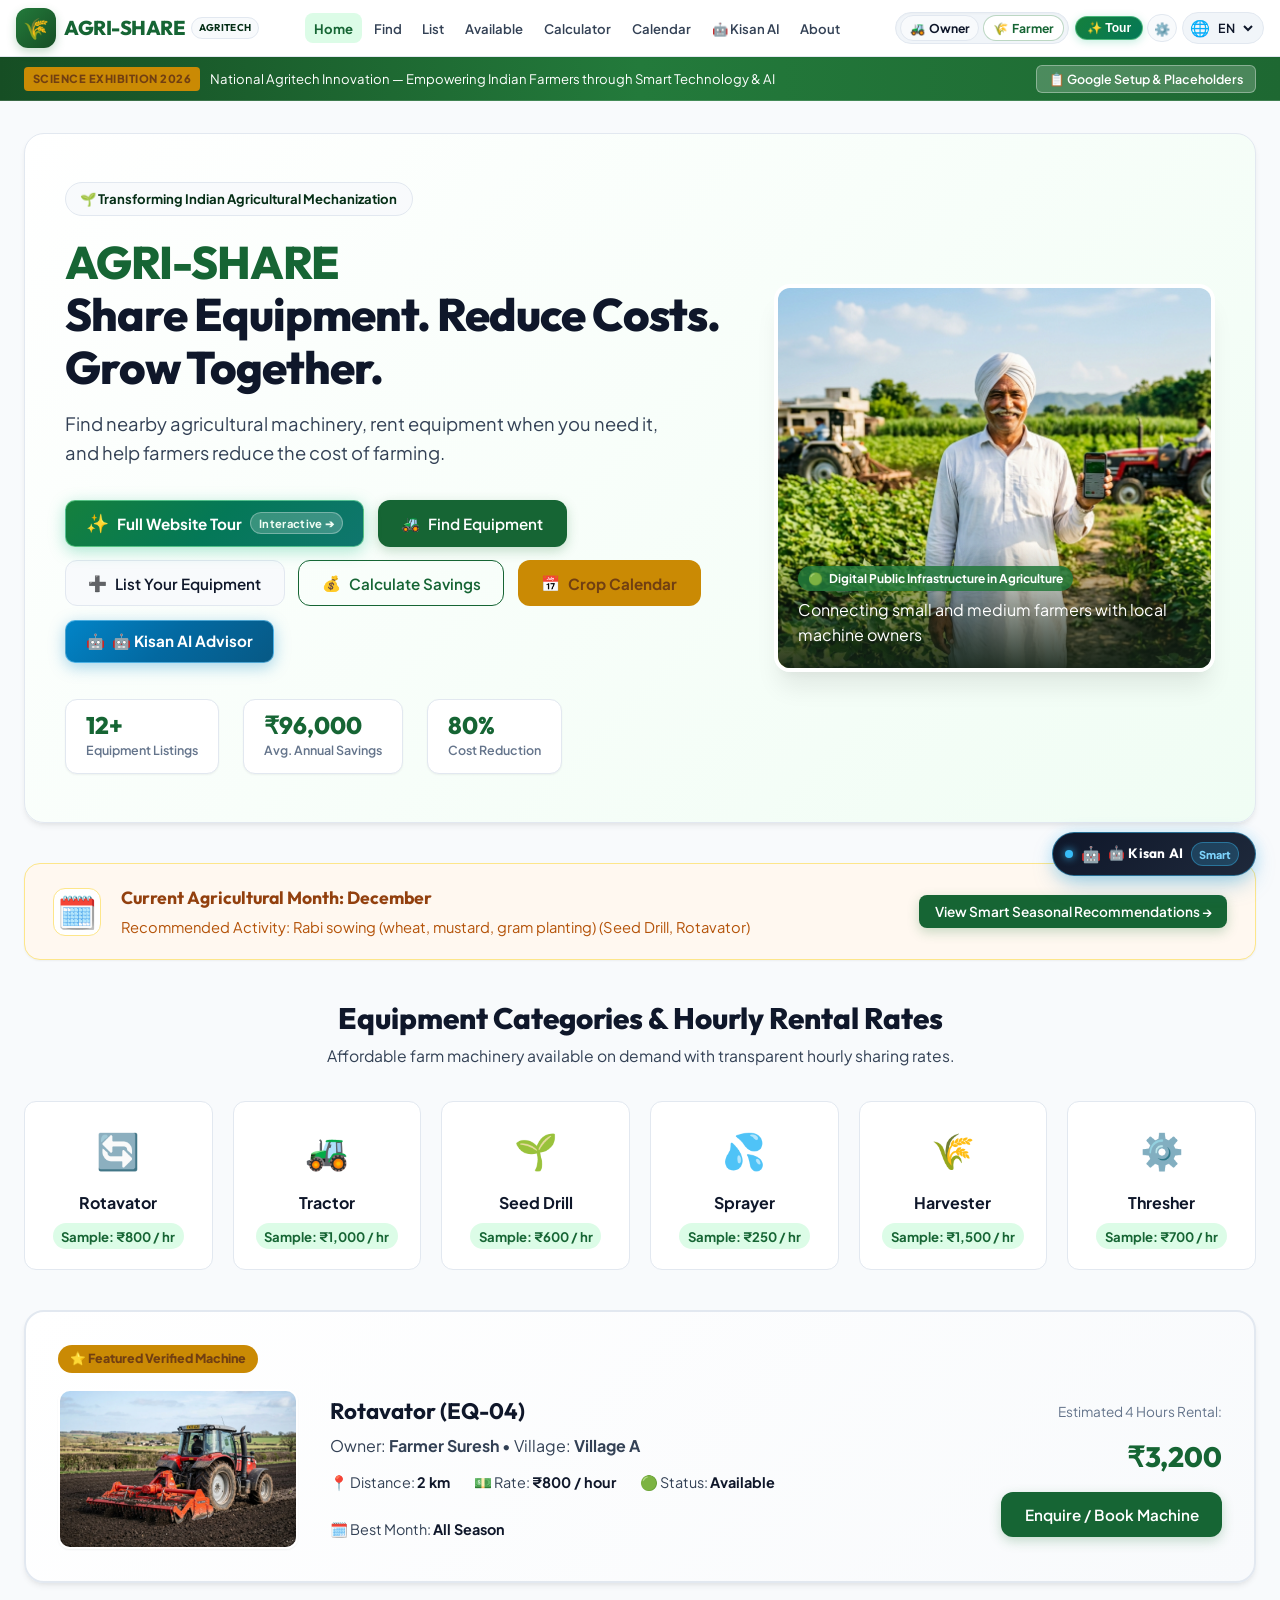
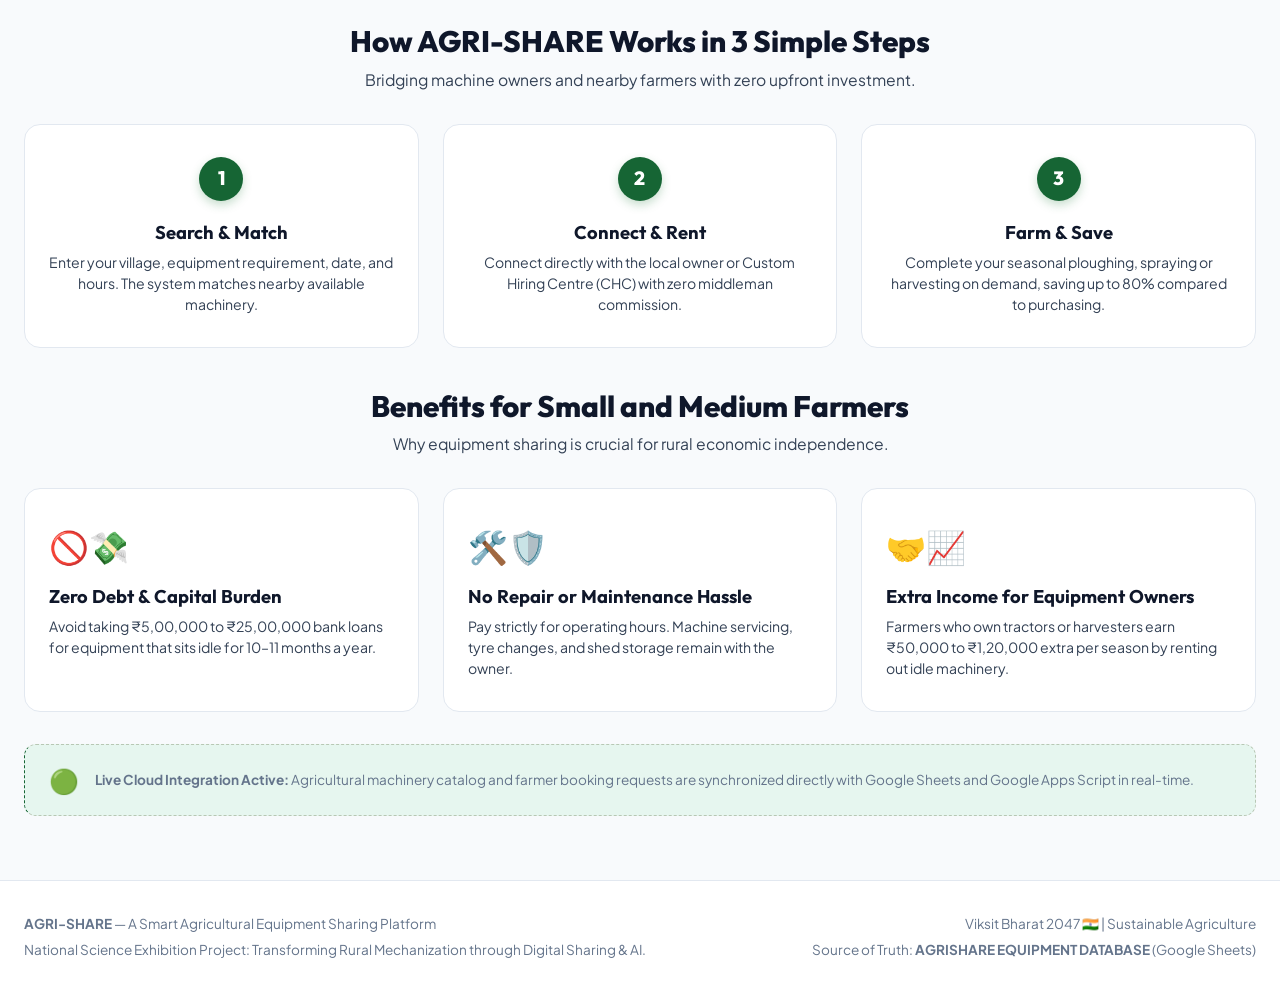
<file: index.html>
<!DOCTYPE html>
<html lang="en">
<head>
  <meta charset="UTF-8">
  <meta name="viewport" content="width=device-width, initial-scale=1.0">
  <title>AGRI-SHARE — A Smart Agricultural Equipment Sharing Platform</title>
  <meta name="description" content="AGRI-SHARE connects farmers to share and rent tractors, rotavators, seed drills, sprayers, harvesters and threshers. Powered by Google Sheets and Google Forms.">
  <meta name="keywords" content="AGRI-SHARE, farm equipment sharing, tractor rental, agricultural mechanization, school science exhibition, rural economics">
  
  <!-- Modern Google Fonts: Outfit & Plus Jakarta Sans -->
  <link rel="preconnect" href="https://fonts.googleapis.com">
  <link rel="preconnect" href="https://fonts.gstatic.com" crossorigin>
  <link href="https://fonts.googleapis.com/css2?family=Outfit:wght@400;500;600;700;800&family=Plus+Jakarta+Sans:wght@400;500;600;700&display=swap" rel="stylesheet">
  
  <meta http-equiv="Cache-Control" content="no-cache, no-store, must-revalidate">
  <meta http-equiv="Pragma" content="no-cache">
  <meta http-equiv="Expires" content="0">

  <link rel="icon" href="data:image/svg+xml,<svg xmlns='http://www.w3.org/2000/svg' viewBox='0 0 100 100'><text y='.9em' font-size='90'>🌾</text></svg>">
  <link rel="stylesheet" href="style.css?v=8.0">

  <style>
    /* Strict Alignment & Anti-Overflow Guard across 50%, 67%, 75%, 80%, 90%, 100% Zoom */
    .mobile-nav-footer,
    .nav-links .mobile-nav-footer,
    .nav-btn-highlight {
      display: none !important;
    }
    .app-header {
      width: 100% !important;
      position: sticky !important;
      top: 0 !important;
      z-index: 1000 !important;
    }
    .header-container {
      max-width: 1360px !important;
      margin: 0 auto !important;
      padding: 0.5rem 1rem !important;
      display: flex !important;
      align-items: center !important;
      justify-content: space-between !important;
      flex-wrap: nowrap !important;
      gap: 0.5rem !important;
      box-sizing: border-box !important;
      width: 100% !important;
    }
    .logo-area {
      display: flex !important;
      align-items: center !important;
      gap: 0.5rem !important;
      flex-shrink: 0 !important;
    }
    .nav-links {
      display: flex !important;
      align-items: center !important;
      gap: 0.2rem !important;
      flex-shrink: 1 !important;
      min-width: 0 !important;
    }
    .header-right {
      display: flex !important;
      align-items: center !important;
      gap: 0.4rem !important;
      flex-shrink: 0 !important;
    }
    .portal-tag-group {
      display: inline-flex !important;
      align-items: center !important;
      gap: 0.25rem !important;
      padding: 0.15rem 0.25rem !important;
      border-radius: 999px !important;
    }
    .portal-pill-btn {
      display: inline-flex !important;
      align-items: center !important;
      gap: 0.25rem !important;
      padding: 0.25rem 0.55rem !important;
      font-size: 0.76rem !important;
      font-weight: 700 !important;
      border-radius: 999px !important;
      white-space: nowrap !important;
    }
    .header-tools-group {
      display: inline-flex !important;
      align-items: center !important;
      gap: 0.3rem !important;
    }
    .icon-only-tool {
      min-width: 30px !important;
      height: 28px !important;
      padding: 0.25rem !important;
      border-radius: 999px !important;
      display: inline-flex !important;
      align-items: center !important;
      justify-content: center !important;
    }
    @media (max-width: 990px) {
      .nav-links {
        display: none !important;
      }
      .nav-links.mobile-open {
        display: flex !important;
      }
      .nav-links.mobile-open .mobile-nav-footer {
        display: flex !important;
      }
      .header-tools-group {
        display: none !important;
      }
    }
  </style>
</head>
<body>

  <!-- Top Navigation Bar -->
  <header class="app-header">
    <div class="header-container">
      <div class="logo-area" onclick="navigateTo('home')" title="AGRI-SHARE Home">
        <div class="logo-icon-wrap" aria-label="AGRI-SHARE Logo">
          🌾
        </div>
        <div class="brand-text">
          <div class="brand-title">
            AGRI-SHARE <span class="badge-tag-sm">Agritech</span>
          </div>
          <div class="brand-sub">Smart Farm Sharing</div>
        </div>
      </div>

      <!-- Main Navigation Links (7 Required Pages) -->
      <nav class="nav-links" id="main-nav-links">
        <button class="nav-btn active" id="nav-home" onclick="navigateTo('home')">Home</button>
        <button class="nav-btn" id="nav-find" onclick="navigateTo('find')" title="Find Agricultural Equipment">Find</button>
        <button class="nav-btn" id="nav-list" onclick="navigateTo('list')" title="List Your Agricultural Equipment">List</button>
        <button class="nav-btn" id="nav-available" onclick="navigateTo('available')" title="Available Equipment Database">Available</button>
        <button class="nav-btn" id="nav-calculator" onclick="navigateTo('calculator')" title="Cost Calculator & Savings">Calculator</button>
        <button class="nav-btn" id="nav-calendar" onclick="navigateTo('calendar')" title="Crop Calendar & Seasonal Recommendations">Calendar</button>
        <button class="nav-btn" id="nav-ai" onclick="navigateTo('ai')" title="Kisan AI Smart Agritech Advisor">🤖 Kisan AI</button>
        <button class="nav-btn" id="nav-about" onclick="navigateTo('about')" title="About AGRI-SHARE Project">About</button>

        <!-- Mobile Drawer Extra Actions (Shown only inside mobile drawer) -->
        <div class="mobile-nav-footer">
          <div class="mobile-section-heading">Quick Role Portals</div>
          <div class="mobile-role-actions">
            <button class="btn btn-secondary btn-sm" onclick="openLoginModalWithRole('owner'); toggleMobileMenu();" title="Equipment Owner Portal">
              <span>🚜</span> <span>Owner Portal</span>
            </button>
            <button class="btn btn-outline btn-sm" onclick="openLoginModalWithRole('farmer'); toggleMobileMenu();" title="Farmer / Hirer Portal">
              <span>🌾</span> <span>Farmer Portal</span>
            </button>
          </div>
          <div class="mobile-aux-actions">
            <button class="config-trigger-btn mobile-drawer-btn" onclick="openConfigModal(); toggleMobileMenu();">
              <span>⚙️</span> <span>Google Cloud & Form Setup</span>
            </button>
          </div>
          <div class="mobile-lang-row">
            <span class="mobile-lang-label">🌐 Select Language:</span>
            <select class="mobile-lang-select" onchange="changeLanguage(this.value); toggleMobileMenu();">
              <option value="en" selected>English</option>
              <option value="hi">हिंदी (Hindi)</option>
              <option value="mr">मराठी (Marathi)</option>
              <option value="gu">ગુજરાતી (Gujarati)</option>
              <option value="pa">ਪੰਜਾਬੀ (Punjabi)</option>
            </select>
          </div>
        </div>
      </nav>

      <div class="header-right">
        <!-- Dual Role Portal Area: Owner vs Farmer -->
        <div class="user-auth-area" id="user-auth-area">
          <div id="auth-logged-out" class="portal-tag-group">
            <button class="portal-pill-btn owner-pill" id="btn-header-owner-login" onclick="openLoginModalWithRole('owner')" title="Equipment Owner Portal">
              <span class="portal-icon">🚜</span>
              <span class="portal-label">Owner</span>
            </button>
            <button class="portal-pill-btn farmer-pill" id="btn-header-farmer-login" onclick="openLoginModalWithRole('farmer')" title="Farmer / Hirer Portal">
              <span class="portal-icon">🌾</span>
              <span class="portal-label">Farmer</span>
            </button>
          </div>
          <div id="auth-logged-in" class="auth-logged-in-box" style="display: none;">
            <div class="user-profile-badge" id="user-header-profile" onclick="openActiveRoleDashboard()" title="Click to open your control dashboard">
              <span class="avatar-circle" id="header-avatar-circle">🚜</span>
              <span id="header-user-name">Farmer A</span>
              <span class="badge-role owner-role" id="header-user-role">Owner</span>
            </div>
            <button class="btn btn-outline btn-sm btn-logout" id="btn-header-logout" onclick="handleUserLogout()" title="Logout">
              <span>🚪</span>
            </button>
          </div>
        </div>

        <!-- Quick Tools Group -->
        <div class="header-tools-group">
          <!-- Full Website Tour Chip -->
          <button class="btn-tour-chip" onclick="startFullWebsiteTour()" title="Start Full Interactive Website Tour (A to Z)">
            <span>✨ Tour</span>
          </button>

          <!-- Google Integration Status & Settings -->
          <button class="config-trigger-btn icon-only-tool" onclick="openConfigModal()" title="View Google Sheets & Forms Integration Settings">
            <span>⚙️</span>
          </button>

          <!-- Language Selector -->
          <div class="lang-selector-box" title="Change Language">
            <span>🌐</span>
            <select id="lang-select" onchange="changeLanguage(this.value)">
              <option value="en" selected>EN</option>
              <option value="hi">HI</option>
              <option value="mr">MR</option>
              <option value="gu">GU</option>
              <option value="pa">PA</option>
            </select>
          </div>
        </div>

        <!-- Mobile Hamburger Toggle -->
        <button class="mobile-menu-btn" onclick="toggleMobileMenu()" aria-label="Toggle Navigation Menu">
          ☰
        </button>
      </div>
    </div>
  </header>

  <!-- Notification Banner -->
  <div class="science-banner">
    <div class="banner-content">
      <div class="banner-left">
        <span class="badge-tag">SCIENCE EXHIBITION 2026</span>
        <span>National Agritech Innovation — Empowering Indian Farmers through Smart Technology & AI</span>
      </div>
      <div>
        <button class="banner-action-btn" onclick="openConfigModal()">📋 Google Setup & Placeholders</button>
      </div>
    </div>
  </div>

  <main class="main-content">

    <!-- ====================================================================
         PAGE 1: HOME PAGE
         ==================================================================== -->
    <section id="page-home" class="page-section active">
      <div class="hero-card">
        <div class="hero-left">
          <div class="hero-badge">🌱 Transforming Indian Agricultural Mechanization</div>
          <h1 class="hero-title">
            <span class="highlight-text">AGRI-SHARE</span>
            Share Equipment. Reduce Costs. Grow Together.
          </h1>
          <p class="hero-sub">
            Find nearby agricultural machinery, rent equipment when you need it, and help farmers reduce the cost of farming.
          </p>

          <!-- Primary Actions with Full Website Tour -->
          <div class="hero-actions">
            <button class="btn btn-tour-start" onclick="startFullWebsiteTour()" id="btn-hero-tour" title="Take an automated, interactive guided tour of all pages and features for judges">
              <span class="tour-sparkle-icon">✨</span>
              <span>Full Website Tour</span>
              <span class="tour-chip-badge">Interactive ➔</span>
            </button>
            <button class="btn btn-primary" onclick="navigateTo('find')" id="btn-hero-find">
              <span>🚜</span> Find Equipment
            </button>
            <button class="btn btn-secondary" onclick="navigateTo('list')" id="btn-hero-list">
              <span>➕</span> List Your Equipment
            </button>
            <button class="btn btn-outline" onclick="navigateTo('calculator')" id="btn-hero-calc">
              <span>💰</span> Calculate Savings
            </button>
            <button class="btn btn-accent" onclick="navigateTo('calendar')" id="btn-hero-calendar">
              <span>📅</span> Crop Calendar
            </button>
            <button class="btn btn-ai-sparkle" onclick="navigateTo('ai')" id="btn-hero-ai" title="Get AI-powered machinery recommendations and audio advisory">
              <span>🤖</span> Kisan AI Advisor
            </button>
          </div>

          <div class="hero-stats">
            <div class="stat-pill">
              <strong id="stat-listing-count">14+</strong>
              <span>Equipment Listings</span>
            </div>
            <div class="stat-pill">
              <strong>₹96,000</strong>
              <span>Avg. Annual Savings</span>
            </div>
            <div class="stat-pill">
              <strong>80%</strong>
              <span>Cost Reduction</span>
            </div>
          </div>
        </div>

        <div class="hero-right">
          <div class="hero-image-wrapper">
            <img src="assets/farmer_banner.jpg" alt="Indian Farmer in field with smartphone" class="hero-img">
            <div class="hero-image-caption">
              <div class="caption-chip">
                <span>🟢</span> Digital Public Infrastructure in Agriculture
              </div>
              <p>Connecting small and medium farmers with local machine owners</p>
            </div>
          </div>
        </div>
      </div>

      <!-- Dynamic Month Indicator Based on Current Date -->
      <div class="dynamic-month-home-strip" id="home-month-strip">
        <div class="month-strip-left">
          <div class="month-icon-box">🗓️</div>
          <div>
            <div class="month-strip-title" id="home-month-title">Current Agricultural Month: October</div>
            <div class="month-strip-desc" id="home-month-activity">Recommended Activities: Kharif harvesting — Harvester & Thresher</div>
          </div>
        </div>
        <button class="btn btn-primary btn-sm" onclick="navigateTo('calendar')">
          View Smart Seasonal Recommendations →
        </button>
      </div>

      <!-- Equipment Categories & Sample Rental Rates -->
      <div class="section-heading-center">
        <h2 class="section-title">Equipment Categories & Hourly Rental Rates</h2>
        <p class="section-subtitle">Affordable farm machinery available on demand with transparent hourly sharing rates.</p>
      </div>

      <div class="category-grid">
        <div class="category-card" onclick="quickFilterFromHome('Rotavator')">
          <div class="cat-icon">🔄</div>
          <div class="cat-name">Rotavator</div>
          <div class="cat-rate">Sample: ₹800 / hr</div>
        </div>
        <div class="category-card" onclick="quickFilterFromHome('Tractor')">
          <div class="cat-icon">🚜</div>
          <div class="cat-name">Tractor</div>
          <div class="cat-rate">Sample: ₹1,000 / hr</div>
        </div>
        <div class="category-card" onclick="quickFilterFromHome('Seed Drill')">
          <div class="cat-icon">🌱</div>
          <div class="cat-name">Seed Drill</div>
          <div class="cat-rate">Sample: ₹600 / hr</div>
        </div>
        <div class="category-card" onclick="quickFilterFromHome('Sprayer')">
          <div class="cat-icon">💦</div>
          <div class="cat-name">Sprayer</div>
          <div class="cat-rate">Sample: ₹250 / hr</div>
        </div>
        <div class="category-card" onclick="quickFilterFromHome('Harvester')">
          <div class="cat-icon">🌾</div>
          <div class="cat-name">Harvester</div>
          <div class="cat-rate">Sample: ₹1,500 / hr</div>
        </div>
        <div class="category-card" onclick="quickFilterFromHome('Thresher')">
          <div class="cat-icon">⚙️</div>
          <div class="cat-name">Thresher</div>
          <div class="cat-rate">Sample: ₹700 / hr</div>
        </div>
      </div>

      <!-- Featured Recommended Machine -->
      <div class="home-recommended-banner">
        <div class="rec-banner-tag">⭐ Featured Verified Machine</div>
        <div class="rec-banner-content">
          <img src="assets/rotavator_card.jpg" alt="Recommended Rotavator" class="rec-banner-img">
          <div class="rec-banner-details">
            <h3>Rotavator (EQ-04)</h3>
            <p style="color: var(--text-muted); margin-bottom: 0.75rem;">
              Owner: <strong>Farmer Suresh</strong> • Village: <strong>Village A</strong>
            </p>
            <div class="rec-banner-specs">
              <span>📍 Distance: <strong>2 km</strong></span>
              <span>💵 Rate: <strong>₹800 / hour</strong></span>
              <span>🟢 Status: <strong>Available</strong></span>
              <span>🗓️ Best Month: <strong>All Season</strong></span>
            </div>
          </div>
          <div class="rec-banner-pricing">
            <div style="font-size: 0.85rem; color: var(--text-subtle);">Estimated 4 Hours Rental:</div>
            <div class="rec-price-highlight">₹3,200</div>
            <button class="btn btn-primary" onclick="openEnquiryModal('EQ-04', 4)">Enquire / Book Machine</button>
          </div>
        </div>
      </div>

      <!-- How AGRI-SHARE Works in Three Steps -->
      <div class="section-heading-center">
        <h2 class="section-title">How AGRI-SHARE Works in 3 Simple Steps</h2>
        <p class="section-subtitle">Bridging machine owners and nearby farmers with zero upfront investment.</p>
      </div>

      <div class="steps-grid">
        <div class="step-card">
          <div class="step-number-bubble">1</div>
          <h3 class="step-title">Search & Match</h3>
          <p class="step-desc">Enter your village, equipment requirement, date, and hours. The system matches nearby available machinery.</p>
        </div>
        <div class="step-card">
          <div class="step-number-bubble">2</div>
          <h3 class="step-title">Connect & Rent</h3>
          <p class="step-desc">Connect directly with the local owner or Custom Hiring Centre (CHC) with zero middleman commission.</p>
        </div>
        <div class="step-card">
          <div class="step-number-bubble">3</div>
          <h3 class="step-title">Farm & Save</h3>
          <p class="step-desc">Complete your seasonal ploughing, spraying or harvesting on demand, saving up to 80% compared to purchasing.</p>
        </div>
      </div>

      <!-- Benefits for Small and Medium Farmers -->
      <div class="section-heading-center">
        <h2 class="section-title">Benefits for Small and Medium Farmers</h2>
        <p class="section-subtitle">Why equipment sharing is crucial for rural economic independence.</p>
      </div>

      <div class="steps-grid" style="margin-bottom: 2rem;">
        <div class="step-card" style="text-align: left;">
          <div style="font-size: 2rem; margin-bottom: 0.75rem;">🚫💸</div>
          <h3 class="step-title">Zero Debt & Capital Burden</h3>
          <p class="step-desc">Avoid taking ₹5,00,000 to ₹25,00,000 bank loans for equipment that sits idle for 10–11 months a year.</p>
        </div>
        <div class="step-card" style="text-align: left;">
          <div style="font-size: 2rem; margin-bottom: 0.75rem;">🛠️🛡️</div>
          <h3 class="step-title">No Repair or Maintenance Hassle</h3>
          <p class="step-desc">Pay strictly for operating hours. Machine servicing, tyre changes, and shed storage remain with the owner.</p>
        </div>
        <div class="step-card" style="text-align: left;">
          <div style="font-size: 2rem; margin-bottom: 0.75rem;">🤝📈</div>
          <h3 class="step-title">Extra Income for Equipment Owners</h3>
          <p class="step-desc">Farmers who own tractors or harvesters earn ₹50,000 to ₹1,20,000 extra per season by renting out idle machinery.</p>
        </div>
      </div>

      <!-- Live Cloud Architecture Status -->
      <div class="simulated-notice-card" style="border-left-color: var(--primary-color); background: rgba(34, 197, 94, 0.08);">
        <div class="simulated-notice-icon" style="color: var(--primary-color);">🟢</div>
        <div>
          <strong>Live Cloud Integration Active:</strong> Agricultural machinery catalog and farmer booking requests are synchronized directly with Google Sheets and Google Apps Script in real-time.
        </div>
      </div>
    </section>

    <!-- ====================================================================
         PAGE 2: FIND EQUIPMENT PAGE
         ==================================================================== -->
    <section id="page-find" class="page-section">
      <div class="page-header-row">
        <div>
          <h1 class="page-title"><span>🔍</span> Find Agricultural Equipment</h1>
          <p class="page-subtitle">Search available tractors, rotavators, sprayers, and harvesters near your village.</p>
        </div>
        <div style="display: flex; gap: 0.6rem; flex-wrap: wrap; align-items: center;">
          <button type="button" class="btn btn-judge-demo" onclick="startJudgeLiveDemo('find')" title="Auto-demonstrate search for judges with automated cursor and typing">
            <span class="demo-pulse-dot"></span>
            <span>🎬 1-Click Judge Demo</span>
          </button>
          <div class="list-mode-toggle">
            <button class="tab-btn active" id="tab-find-web-form" onclick="switchFindMode('web')">Web Search (Live Sync)</button>
            <button class="tab-btn" id="tab-find-embed-form" onclick="switchFindMode('embed')">Google Form Embed</button>
          </div>
          <button class="btn btn-outline btn-sm" onclick="navigateTo('available')">Browse All Machinery →</button>
        </div>
      </div>

      <div class="two-column-layout">
        <!-- Search Input Card -->
        <div class="card" id="find-web-form-container">
          <h2 class="card-title">Search Equipment</h2>
          <p class="card-subtext" style="margin-bottom: 1.25rem;">Google Form "Find Agricultural Equipment" Integration.</p>

          <form id="find-equipment-form" onsubmit="handleFindEquipmentSubmit(event)">
            <div class="form-group">
              <label for="find-village">Village / Location <span class="required">*</span></label>
              <select id="find-village" required>
                <option value="All">All Villages</option>
                <option value="Village A" selected>Village A</option>
                <option value="Village B">Village B</option>
                <option value="Village C">Village C</option>
                <option value="Kalyan">Kalyan</option>
                <option value="Bhiwandi">Bhiwandi</option>
                <option value="Thane">Thane</option>
              </select>
            </div>

            <div class="form-group">
              <label for="find-equipment">Equipment Required <span class="required">*</span></label>
              <select id="find-equipment" required>
                <option value="Rotavator" selected>Rotavator</option>
                <option value="Tractor">Tractor</option>
                <option value="Seed Drill">Seed Drill</option>
                <option value="Sprayer">Sprayer</option>
                <option value="Harvester">Harvester</option>
                <option value="Thresher">Thresher</option>
                <option value="Laser Land Leveller">Laser Land Leveller</option>
                <option value="Power Tiller">Power Tiller</option>
              </select>
            </div>

            <div class="form-row">
              <div class="form-group half">
                <label for="find-farmer-name">Farmer Name (Hirer) <span class="required">*</span></label>
                <input type="text" id="find-farmer-name" placeholder="e.g. Farmer Suresh" value="Farmer Suresh">
              </div>
              <div class="form-group half">
                <label for="find-contact">Contact Mobile <span class="required">*</span></label>
                <input type="tel" id="find-contact" placeholder="10-digit mobile" value="9820556677">
              </div>
            </div>

            <div class="form-row">
              <div class="form-group half">
                <label for="find-date">Required Date <span class="required">*</span></label>
                <input type="date" id="find-date" value="2026-10-15" required>
              </div>
              <div class="form-group half">
                <label for="find-hours">Number of Rental Hours <span class="required">*</span></label>
                <input type="number" id="find-hours" min="1" max="100" value="4" required oninput="updateSearchResultsCosts()">
              </div>
            </div>

            <div style="display: flex; gap: 0.5rem; flex-wrap: wrap;">
              <button type="submit" class="btn btn-primary" style="flex: 1; min-width: 180px;" id="btn-submit-search">
                <span>🔍</span> Search & Record in Sheet
              </button>
              <a href="https://docs.google.com/spreadsheets/d/1tOOZV862t1TowPh3Pj6gs3cueyesO62yaAGpfo5m-GY/edit?resourcekey=&gid=1857933895#gid=1857933895" target="_blank" rel="noopener noreferrer" class="btn btn-secondary btn-sm" style="display: inline-flex; align-items: center; justify-content: center; gap: 0.3rem;" title="View Live Google Sheet with all Find Requests">
                <span>📊</span> <span>Open Find Sheet ↗</span>
              </a>
            </div>

            <button type="button" class="btn-demo-trigger-chip" onclick="startJudgeLiveDemo('find')">
              <span>⚡</span> <span>Auto-Fill & Run Judge Demo (Live Mouse & Typing)</span>
            </button>

            <!-- Quick presets for judges -->
            <div class="preset-triggers">
              <span class="preset-label">Exhibition Quick Fill:</span>
              <button type="button" class="chip-btn" onclick="presetSearch('Rotavator', 'Village A', 4)">Rotavator (Village A - 4 hrs)</button>
              <button type="button" class="chip-btn" onclick="presetSearch('Tractor', 'Village B', 6)">Tractor (Village B - 6 hrs)</button>
              <button type="button" class="chip-btn" onclick="presetSearch('Sprayer', 'Village C', 3)">Sprayer (Village C - 3 hrs)</button>
            </div>
          </form>
        </div>

        <!-- Embedded Google Form Container for Find -->
        <div class="embed-form-container" id="find-embed-form-container" style="display: none;">
          <h2 class="card-title" style="margin-bottom: 0.5rem;">Embedded Google Form</h2>
          <p class="card-subtext" style="margin-bottom: 1.25rem;">Title: "Find Agricultural Equipment"</p>
          
          <div id="find-embed-iframe-wrapper">
            <iframe id="google-find-form-iframe" class="embed-iframe" src="https://docs.google.com/forms/d/1jl6irF4voY0xfR2z84rF4RvMiM8QdpphtqQ_Yjf--DY/viewform?embedded=true" title="Google Form Find Equipment">
              Loading Google Form...
            </iframe>
          </div>

          <div style="margin-top: 1rem; display: flex; gap: 0.5rem; flex-wrap: wrap;">
            <a href="https://docs.google.com/forms/d/1jl6irF4voY0xfR2z84rF4RvMiM8QdpphtqQ_Yjf--DY/viewform" target="_blank" rel="noopener noreferrer" class="btn btn-outline btn-sm">
              <span>📋</span> Open Form in New Tab ↗
            </a>
            <a href="https://docs.google.com/spreadsheets/d/1tOOZV862t1TowPh3Pj6gs3cueyesO62yaAGpfo5m-GY/edit?resourcekey=&gid=1857933895#gid=1857933895" target="_blank" rel="noopener noreferrer" class="btn btn-secondary btn-sm">
              <span>📊</span> Open Find Responses Sheet ↗
            </a>
          </div>
        </div>

        <!-- Right Column: Guide & Google Architecture -->
        <div style="display: flex; flex-direction: column; gap: 1.25rem;">
          <!-- Instructions Card on Linking Google Form & Sheet for Find -->
          <div class="card" style="background: var(--bg-muted);">
            <h3 style="font-size: 1.2rem; margin-bottom: 0.75rem; color: var(--primary-dark);">
              📋 Find Requests Sheet Destination Guide
            </h3>
            <p style="font-size: 0.88rem; color: var(--text-muted); margin-bottom: 1rem;">
              How requirements and rental enquiries are recorded into your designated Google Sheet:
            </p>

            <ol style="padding-left: 1.25rem; font-size: 0.85rem; color: var(--text-muted); display: flex; flex-direction: column; gap: 0.65rem;">
              <li>Google Form: <strong>Find Agricultural Equipment</strong></li>
              <li>Google Sheet: <strong>Find Agricultural Equipment (Responses)</strong></li>
              <li>Responses Tab: <strong>Form Responses 1</strong> (GID: 1857933895)</li>
              <li>When farmers search or book, details (Farmer, Village, Date, Hours, Phone) reflect directly in the spreadsheet!</li>
            </ol>

            <div style="margin-top: 1.25rem; padding-top: 0.75rem; border-top: 1px solid var(--border-color); display: flex; gap: 0.5rem; flex-wrap: wrap;">
              <a href="https://docs.google.com/spreadsheets/d/1tOOZV862t1TowPh3Pj6gs3cueyesO62yaAGpfo5m-GY/edit?resourcekey=&gid=1857933895#gid=1857933895" target="_blank" rel="noopener noreferrer" class="btn btn-secondary btn-sm">
                <span>📊</span> Open Live Find Sheet ↗
              </a>
              <button class="btn btn-outline btn-sm" onclick="openConfigModal()">
                <span>⚙️</span> Cloud Settings
              </button>
            </div>
          </div>

          <!-- Google Architecture & Workflow Information -->
          <div class="workflow-info-card">
            <h3><span>⚙️</span> Real Google Backend Workflow</h3>
            <p>
              Important technical note: Google Forms alone cannot return dynamically filtered search results to the website. The live workflow is implemented as follows:
            </p>

            <div class="flow-step-list">
              <div class="flow-step-item">
                <span class="flow-step-badge">1</span>
                <div>
                  <strong>Farmer Enters Request:</strong> Submission is recorded in Google Sheets via Google Form "Find Agricultural Equipment" or Google Apps Script.
                </div>
              </div>
              <div class="flow-step-item">
                <span class="flow-step-badge">2</span>
                <div>
                  <strong>Authoritative Source:</strong> Google Sheets ("AGRISHARE EQUIPMENT DATABASE") stores all listings, status, and hourly rates.
                </div>
              </div>
              <div class="flow-step-item">
                <span class="flow-step-badge">3</span>
                <div>
                  <strong>Matching Engine:</strong> Google Apps Script queries the sheet, matches village, date, and equipment, and returns results to the website.
                </div>
              </div>
              <div class="flow-step-item">
                <span class="flow-step-badge">4</span>
                <div>
                  <strong>Cloud Database Sync:</strong> Google Apps Script webhook live syncs requirements and listings directly into Google Sheets.
                </div>
              </div>
            </div>
          </div>
        </div>
      </div>

      <!-- Search Results Area -->
      <div class="results-container" id="search-results-section" style="margin-top: 2.5rem;">
        <div class="page-header-row" style="margin-bottom: 1.25rem;">
          <div>
            <h2 class="card-title">Matching Equipment Results</h2>
            <p class="card-subtext" id="search-results-summary">
              Showing matching machines for <strong>Rotavator</strong> in <strong>Village A</strong>
            </p>
          </div>
          <div id="results-count-chip" class="badge-tag-sm" style="font-size: 0.8rem; padding: 0.35rem 0.85rem;">
            Matches Found
          </div>
        </div>

        <div class="results-grid" id="search-results-grid">
          <!-- Populated dynamically by app.js -->
        </div>
      </div>
    </section>

    <!-- ====================================================================
         PAGE 3: LIST EQUIPMENT PAGE
         ==================================================================== -->
    <section id="page-list" class="page-section">
      <div class="page-header-row">
        <div>
          <h1 class="page-title"><span>➕</span> List Your Agricultural Equipment</h1>
          <p class="page-subtitle">Turn your idle machinery into regular income by sharing it with nearby farmers.</p>
        </div>
        <div style="display: flex; gap: 0.6rem; flex-wrap: wrap; align-items: center;">
          <button type="button" class="btn btn-judge-demo" onclick="startJudgeLiveDemo('list')" title="Auto-demonstrate equipment listing for judges with automated cursor and typing">
            <span class="demo-pulse-dot"></span>
            <span>🎬 1-Click Judge Demo</span>
          </button>
          <div class="list-mode-toggle">
            <button class="tab-btn active" id="tab-web-form" onclick="switchListMode('web')">Web Form (Apps Script)</button>
            <button class="tab-btn" id="tab-embed-form" onclick="switchListMode('embed')">Google Form Embed</button>
          </div>
        </div>
      </div>

      <div class="two-column-layout">
        <!-- Web Form Card -->
        <div class="card" id="list-web-form-container">
          <h2 class="card-title">Register Your Equipment</h2>
          <p class="card-subtext" style="margin-bottom: 1.25rem;">Google Form "List Your Agricultural Equipment" Integration.</p>

          <form id="list-equipment-form" onsubmit="handleListEquipmentSubmit(event)">
            <div class="form-row">
              <div class="form-group half">
                <label for="list-owner-name">Owner Name <span class="required">*</span></label>
                <input type="text" id="list-owner-name" placeholder="e.g. Farmer Suresh" value="Farmer Suresh" required>
              </div>
              <div class="form-group half">
                <label for="list-village">Village / Location <span class="required">*</span></label>
                <select id="list-village" required>
                  <option value="Village A" selected>Village A</option>
                  <option value="Village B">Village B</option>
                  <option value="Village C">Village C</option>
                  <option value="Kalyan">Kalyan</option>
                  <option value="Bhiwandi">Bhiwandi</option>
                  <option value="Thane">Thane</option>
                </select>
              </div>
            </div>

            <div class="form-row">
              <div class="form-group half">
                <label for="list-equipment-type">Equipment Dropdown <span class="required">*</span></label>
                <select id="list-equipment-type" required onchange="updateDefaultRate(this.value)">
                  <option value="Tractor">Tractor</option>
                  <option value="Rotavator" selected>Rotavator</option>
                  <option value="Seed Drill">Seed Drill</option>
                  <option value="Sprayer">Sprayer</option>
                  <option value="Harvester">Harvester</option>
                  <option value="Thresher">Thresher</option>
                  <option value="Laser Land Leveller">Laser Land Leveller</option>
                  <option value="Power Tiller">Power Tiller</option>
                </select>
              </div>
              <div class="form-group half">
                <label for="list-rate">Rental Rate per Hour (₹) <span class="required">*</span></label>
                <input type="number" id="list-rate" min="50" max="10000" step="50" value="800" required>
              </div>
            </div>

            <div class="form-row">
              <div class="form-group half">
                <label for="list-available-date">Available Date <span class="required">*</span></label>
                <input type="date" id="list-available-date" value="2026-10-20" required>
              </div>
              <div class="form-group half">
                <label for="list-best-month">Best Agricultural Season/Month</label>
                <input type="text" id="list-best-month" value="April–May" placeholder="e.g. April–May">
              </div>
            </div>

            <div class="form-group">
              <label for="list-contact">Contact Number <span class="required">*</span></label>
              <input type="tel" id="list-contact" pattern="[0-9]{10}" placeholder="10-digit mobile number" value="9820556677" required>
              <span class="field-hint">Never exposed publicly without farmer permission. Contact info is stored in Google Sheets.</span>
            </div>

            <button type="submit" class="btn btn-primary btn-block" id="btn-submit-listing">
              <span>➕</span> Submit Equipment Listing
            </button>

            <button type="button" class="btn-demo-trigger-chip" onclick="startJudgeLiveDemo('list')">
              <span>⚡</span> <span>Auto-Fill & Register Judge Demo (Live Mouse & Typing)</span>
            </button>
          </form>
        </div>

        <!-- Embedded Google Form Container -->
        <div class="embed-form-container" id="list-embed-form-container" style="display: none;">
          <h2 class="card-title" style="margin-bottom: 0.5rem;">Embedded Google Form</h2>
          <p class="card-subtext" style="margin-bottom: 1.25rem;">Title: "List Your Agricultural Equipment"</p>
          
          <div id="embed-iframe-wrapper">
            <iframe id="google-list-form-iframe" class="embed-iframe" src="about:blank" title="Google Form List Equipment">
              Loading Google Form...
            </iframe>
          </div>

          <div style="margin-top: 1rem; font-size: 0.85rem; color: var(--text-subtle);">
            To link your actual Google Form, open <a href="javascript:void(0)" onclick="openConfigModal()">Google Settings</a> and paste your Form URL.
          </div>
        </div>

        <!-- Instructions Card on Linking Google Form & Sheet -->
        <div class="card" style="background: var(--bg-muted);">
          <h3 style="font-size: 1.2rem; margin-bottom: 0.75rem; color: var(--primary-dark);">
            📋 Google Sheet Destination Guide
          </h3>
          <p style="font-size: 0.88rem; color: var(--text-muted); margin-bottom: 1rem;">
            How to configure Google Forms and Sheets so new submissions enter your designated master spreadsheet:
          </p>

          <ol style="padding-left: 1.25rem; font-size: 0.85rem; color: var(--text-muted); display: flex; flex-direction: column; gap: 0.65rem;">
            <li>Create the Google Spreadsheet named <strong>AGRISHARE EQUIPMENT DATABASE</strong>.</li>
            <li>In Google Forms ("List Your Agricultural Equipment"), click the <strong>Responses</strong> tab.</li>
            <li>Click <strong>Link to Sheets</strong> (the green Sheets icon).</li>
            <li>Choose <strong>Select existing spreadsheet</strong> and pick "AGRISHARE EQUIPMENT DATABASE".</li>
            <li>New submissions from farmers will automatically appear as rows in Google Sheets!</li>
          </ol>

          <div style="margin-top: 1.5rem; padding-top: 1rem; border-top: 1px solid var(--border-color);">
            <button class="btn btn-secondary btn-sm" onclick="navigateTo('available')">
              View Current Database in Available Equipment →
            </button>
          </div>
        </div>
      </div>
    </section>

    <!-- ====================================================================
         PAGE 4: AVAILABLE EQUIPMENT PAGE
         ==================================================================== -->
    <section id="page-available" class="page-section">
      <div class="page-header-row">
        <div>
          <h1 class="page-title"><span>📋</span> Available Equipment</h1>
          <p class="page-subtitle">Browse all registered agricultural equipment in the AGRISHARE EQUIPMENT DATABASE.</p>
        </div>
        <div style="display: flex; gap: 0.5rem; flex-wrap: wrap;">
          <button class="btn btn-primary btn-sm" onclick="fetchLiveGoogleSheetData()">
            <span>🔄</span> Sync Live Google Sheet
          </button>
          <button class="btn btn-outline btn-sm" onclick="exportDatabaseToCSV()">
            <span>📥</span> Export to CSV
          </button>
          <button class="btn btn-secondary btn-sm" onclick="fetchLiveGoogleSheetData()" title="Sync live equipment records from Google Sheets">
            <span>🔄</span> Sync Live Google Sheet
          </button>
        </div>
      </div>

      <!-- Featured Recommended Live Listing -->
      <div class="home-recommended-banner" style="margin-bottom: 2rem;">
        <div class="rec-banner-tag">⭐ Featured Verified Machine</div>
        <div class="rec-banner-content">
          <img src="assets/rotavator_card.jpg" alt="Rotavator EQ-04" class="rec-banner-img">
          <div class="rec-banner-details">
            <h3>Rotavator (EQ-04)</h3>
            <p style="color: var(--text-muted); margin-bottom: 0.5rem;">
              Owner: <strong>Farmer Suresh</strong> • Village: <strong>Village A</strong>
            </p>
            <div class="rec-banner-specs">
              <span>📍 Distance: <strong>2 km</strong></span>
              <span>💵 Rate: <strong>₹800 / hour</strong></span>
              <span>🟢 Status: <strong>Available</strong></span>
              <span>⏱️ Duration: <strong>4 hours</strong></span>
              <span>🏷️ Best Month: <strong>All Season</strong></span>
            </div>
          </div>
          <div class="rec-banner-pricing">
            <div style="font-size: 0.85rem; color: var(--text-subtle);">Estimated Total Cost:</div>
            <div class="rec-price-highlight">₹3,200</div>
            <button class="btn btn-primary" onclick="openEnquiryModal('EQ-04', 4)">Enquire / Rent</button>
          </div>
        </div>
      </div>

      <!-- Filters & Hours Adjuster Toolbar -->
      <div class="filter-toolbar">
        <div class="filter-controls-group">
          <!-- Village Filter -->
          <select id="filter-village" onchange="applyEquipmentFilters()">
            <option value="ALL">All Villages</option>
            <option value="Village A">Village A</option>
            <option value="Village B">Village B</option>
            <option value="Village C">Village C</option>
            <option value="Kalyan">Kalyan</option>
            <option value="Bhiwandi">Bhiwandi</option>
            <option value="Thane">Thane</option>
          </select>

          <!-- Equipment Type Filter -->
          <select id="filter-equipment" onchange="applyEquipmentFilters()">
            <option value="ALL">All Equipment</option>
            <option value="Tractor">Tractor</option>
            <option value="Rotavator">Rotavator</option>
            <option value="Seed Drill">Seed Drill</option>
            <option value="Sprayer">Sprayer</option>
            <option value="Harvester">Harvester</option>
            <option value="Thresher">Thresher</option>
            <option value="Laser Land Leveller">Laser Land Leveller</option>
            <option value="Power Tiller">Power Tiller</option>
          </select>

          <!-- Availability Filter -->
          <select id="filter-status" onchange="applyEquipmentFilters()">
            <option value="ALL">All Availability</option>
            <option value="Available">🟢 Available Only</option>
            <option value="Booked">🔴 Booked Only</option>
          </select>

          <!-- Search Query -->
          <input type="text" id="filter-text" placeholder="Search ID, owner, village..." oninput="applyEquipmentFilters()">
        </div>

        <div class="filter-controls-group">
          <!-- Rental Hours Estimator Slider -->
          <div class="hours-slider-box">
            <span>Rental Duration:</span>
            <input type="range" id="rental-hours-slider" min="1" max="24" value="4" oninput="updateRentalHoursSlider(this.value)">
            <strong id="rental-hours-label">4 hrs</strong>
          </div>

          <!-- View Mode Toggle -->
          <div style="display: flex; gap: 0.25rem;">
            <button class="btn btn-secondary btn-sm" id="btn-view-cards" onclick="toggleAvailableView('cards')">Cards</button>
            <button class="btn btn-outline btn-sm" id="btn-view-table" onclick="toggleAvailableView('table')">Table</button>
          </div>
        </div>
      </div>

      <!-- Equipment Cards View -->
      <div id="available-cards-view" class="results-grid">
        <!-- Rendered by app.js -->
      </div>

      <!-- Equipment Table View (Google Sheets Replica) -->
      <div id="available-table-view" class="card" style="display: none; padding: 1rem;">
        <div class="table-responsive">
          <table class="styled-table" id="available-master-table">
            <thead>
              <tr>
                <th>ID</th>
                <th>Machine</th>
                <th>Owner</th>
                <th>Location</th>
                <th>Distance</th>
                <th>Rate / hr</th>
                <th>Best Month</th>
                <th>Available Date</th>
                <th>Status</th>
                <th>Total Cost (<span class="th-calc-hours">4</span> hrs)</th>
                <th>Enquiry</th>
              </tr>
            </thead>
            <tbody id="available-table-tbody">
              <!-- Populated by app.js -->
            </tbody>
          </table>
        </div>
      </div>
    </section>

    <!-- ====================================================================
         PAGE 5: COST CALCULATOR PAGE
         ==================================================================== -->
    <section id="page-calculator" class="page-section">
      <div class="page-header-row">
        <div>
          <h1 class="page-title"><span>💰</span> Cost Calculator: Sharing vs Buying</h1>
          <p class="page-subtitle">Interactive economic comparison model demonstrating why equipment sharing reduces agricultural operational costs.</p>
        </div>
        <div>
          <span class="badge-tag-sm" style="font-size: 0.8rem; padding: 0.35rem 0.85rem;">Mathematical Economic Model</span>
        </div>
      </div>

      <div class="calc-top-grid">
        <!-- Editable Inputs Card -->
        <div class="card">
          <h2 class="card-title">Economic Parameters</h2>
          <p class="card-subtext" style="margin-bottom: 1.25rem;">Adjust parameters to compare rental cost, individual ownership, and group sharing.</p>

          <!-- Quick Presets -->
          <!-- Quick Presets -->
          <div class="calc-presets-row">
            <span class="preset-label">Machine Presets:</span>
            <button class="chip-btn active" id="preset-rotavator-btn" onclick="applyCalculatorPreset('Rotavator')">🚜 Rotavator (₹5L)</button>
            <button class="chip-btn" id="preset-tractor-btn" onclick="applyCalculatorPreset('Tractor')">🚜 Tractor (₹8L)</button>
            <button class="chip-btn" id="preset-harvester-btn" onclick="applyCalculatorPreset('Harvester')">🌾 Harvester (₹22L)</button>
            <button class="chip-btn" id="preset-sprayer-btn" onclick="applyCalculatorPreset('Sprayer')">💧 Sprayer (₹1.2L)</button>
          </div>

          <div class="calc-form-grid">
            <div class="form-group">
              <label for="calc-purchase-price">Equipment Purchase Price (₹)</label>
              <input type="number" id="calc-purchase-price" value="500000" min="10000" step="10000" oninput="calculateEconomics()">
              <div class="slider-wrapper">
                <input type="range" id="slider-purchase-price" min="50000" max="2500000" step="10000" value="500000" oninput="syncCalculatorSlider('calc-purchase-price', this.value)">
              </div>
            </div>

            <div class="form-group">
              <label for="calc-annual-hours">Estimated Annual Usage (hours)</label>
              <input type="number" id="calc-annual-hours" value="30" min="1" max="500" oninput="calculateEconomics()">
              <div class="slider-wrapper">
                <input type="range" id="slider-annual-hours" min="5" max="200" step="5" value="30" oninput="syncCalculatorSlider('calc-annual-hours', this.value)">
              </div>
              <span class="field-hint">Average small farmer in India needs 20–40 hours per year</span>
            </div>

            <div class="form-group">
              <label for="calc-hiring-rate">Hiring Rate per Hour (₹)</label>
              <input type="number" id="calc-hiring-rate" value="800" min="100" max="5000" step="50" oninput="calculateEconomics()">
              <div class="slider-wrapper">
                <input type="range" id="slider-hiring-rate" min="200" max="3000" step="50" value="800" oninput="syncCalculatorSlider('calc-hiring-rate', this.value)">
              </div>
            </div>

            <div class="form-group">
              <label for="calc-useful-life">Useful Life (years)</label>
              <input type="number" id="calc-useful-life" value="10" min="1" max="25" oninput="calculateEconomics()">
              <span class="field-hint">Annual depreciation = purchase price ÷ useful life</span>
            </div>

            <div class="form-group">
              <label for="calc-maint-cost">Annual Maintenance Cost (₹)</label>
              <input type="number" id="calc-maint-cost" value="30000" min="0" step="1000" oninput="calculateEconomics()">
            </div>

            <div class="form-group">
              <label for="calc-operating-cost">Annual Fuel & Operating Cost (₹)</label>
              <input type="number" id="calc-operating-cost" value="40000" min="0" step="1000" oninput="calculateEconomics()">
            </div>

            <div class="form-group" style="grid-column: 1 / -1;">
              <label for="calc-group-farmers">Number of Farmers Sharing Ownership Costs</label>
              <input type="number" id="calc-group-farmers" value="5" min="2" max="25" oninput="calculateEconomics()">
              <span class="field-hint">Community cooperative / Farmer Producer Organisation (FPO) pooling</span>
            </div>
          </div>
        </div>

        <!-- Break-Even Threshold Gauge -->
        <div class="card">
          <h2 class="card-title">Break-Even Point Analysis</h2>
          <p class="card-subtext" style="margin-bottom: 1.25rem;">Threshold where buying becomes cheaper than renting.</p>

          <div class="be-formula-box">
            <div class="math-formula">
              Break-Even Hours = Annual Ownership Cost ÷ Hiring Rate
            </div>
            <div style="margin-top: 0.75rem;">
              <div style="font-size: 1.75rem; font-weight: 800; color: var(--primary-color); font-family: var(--font-heading);" id="calc-breakeven-hours">
                150 hours / year
              </div>
              <p style="font-size: 0.85rem; color: var(--text-muted); margin-top: 0.35rem;" id="calc-breakeven-desc">
                If annual utilization is under 150 hours, <strong>HIRING IS ALWAYS CHEAPER</strong>.
              </p>
            </div>
          </div>

          <div class="meter-track-container">
            <div style="display: flex; justify-content: space-between; font-size: 0.8rem; font-weight: 700; margin-bottom: 0.5rem;">
              <span>0 hrs</span>
              <span id="be-current-farmer-label" style="color: var(--primary-color);">Farmer Usage: 30 hrs</span>
              <span id="be-threshold-label">Threshold: 150 hrs</span>
            </div>
            <div class="meter-track">
              <div class="meter-bar-fill" id="calc-meter-bar" style="width: 20%;">
                <span class="meter-shimmer-fx"></span>
              </div>
              <div class="meter-pin-marker" id="calc-meter-pin" style="left: 20%;">
                <div class="meter-pin-bubble" id="calc-pin-bubble">30 hrs</div>
                <div class="meter-pin-arrow">▼</div>
              </div>
            </div>
            <div class="meter-ticks-row">
              <span>0% (0h)</span>
              <span>25%</span>
              <span>50%</span>
              <span>75%</span>
              <span id="be-threshold-mark">100% (150h)</span>
            </div>
          </div>

          <div class="calc-status-alert" id="calc-status-alert">
            <span class="calc-status-icon" id="calc-status-icon">🎉</span>
            <div class="calc-status-text" id="calc-status-text">
              <strong>HIRING IS ALWAYS CHEAPER!</strong> Farmer operates at only 20% of break-even usage.
            </div>
          </div>
        </div>
      </div>

      <!-- Real-Time 3-Way Economic Comparison Visualizer (Live Animated Bars) -->
      <div class="card calc-visualizer-card">
        <div class="visualizer-header">
          <div>
            <h3 class="visualizer-title">📊 Real-Time Annual Cost Visualizer (Side-by-Side Comparison)</h3>
            <p class="visualizer-subtitle">Dynamic graphical comparison scaling instantly with your sliders</p>
          </div>
          <span class="visualizer-live-tag">
            <span class="live-dot-pulse"></span> LIVE SIMULATION
          </span>
        </div>

        <div class="visualizer-bars-list">
          <!-- Bar 1: Solo Buying -->
          <div class="vis-bar-item buying-vis-item">
            <div class="vis-bar-info">
              <span class="vis-bar-label"><span class="vis-icon">💸</span> Solo Buying (100% Capital Burden)</span>
              <span class="vis-bar-cost" id="vis-cost-buying">₹1,20,000 / yr</span>
            </div>
            <div class="vis-track">
              <div class="vis-fill fill-buying" id="vis-fill-buying" style="width: 100%;">
                <span class="vis-bar-pct" id="vis-pct-buying">100% (Full Cost)</span>
              </div>
            </div>
          </div>

          <!-- Bar 2: Group Sharing -->
          <div class="vis-bar-item group-vis-item">
            <div class="vis-bar-info">
              <span class="vis-bar-label"><span class="vis-icon">👥</span> Group Sharing (<span id="vis-farmers-count">5</span> Farmers Co-op)</span>
              <span class="vis-bar-cost" id="vis-cost-group">₹24,000 / yr</span>
            </div>
            <div class="vis-track">
              <div class="vis-fill fill-group" id="vis-fill-group" style="width: 20%;">
                <span class="vis-bar-pct" id="vis-pct-group">20% of solo cost</span>
              </div>
            </div>
          </div>

          <!-- Bar 3: AGRI-SHARE Rental -->
          <div class="vis-bar-item renting-vis-item">
            <div class="vis-bar-info">
              <span class="vis-bar-label"><span class="vis-icon">🚜</span> AGRI-SHARE Rental (Pay-As-You-Use)</span>
              <span class="vis-bar-cost highlight-cost" id="vis-cost-renting">₹24,000 / yr</span>
            </div>
            <div class="vis-track">
              <div class="vis-fill fill-renting" id="vis-fill-renting" style="width: 20%;">
                <span class="vis-bar-pct" id="vis-pct-renting">⭐ 80.0% SAVINGS</span>
              </div>
            </div>
          </div>
        </div>
      </div>

      <!-- Comparative Results Cards: Rental vs Ownership -->
      <div class="comparison-cards-grid">
        <!-- Rental Card -->
        <div class="card comparison-card hiring-card">
          <div class="card-top-badge hiring-badge">
            <span>A. Annual Rental Cost (Pay-As-You-Use)</span>
            <span class="badge-avail">RECOMMENDED</span>
          </div>
          <div class="comparison-body">
            <div class="metric-label">Annual Hiring Cost</div>
            <div class="big-metric-green" id="res-rental-cost">₹24,000</div>
            <div class="formula-breakdown" id="res-rental-formula">30 hours × ₹800 / hr</div>

            <hr style="border: none; border-top: 1px solid var(--border-color); margin: 1rem 0;">

            <div style="font-size: 0.88rem; color: var(--text-muted); display: flex; flex-direction: column; gap: 0.5rem;">
              <div>✅ <strong>Zero capital expenditure</strong> (Capital stays with farmer)</div>
              <div>✅ <strong>Zero repair liabilities</strong> during breakdowns</div>
              <div>✅ <strong>Pay only during operational season</strong></div>
            </div>
          </div>
        </div>

        <!-- Ownership Card -->
        <div class="card comparison-card buying-card">
          <div class="card-top-badge buying-badge">
            <span>B. Estimated Ownership Cost (Individual Purchase)</span>
            <span class="badge-booked">HIGH BURDEN</span>
          </div>
          <div class="comparison-body">
            <div class="metric-label">Estimated Annual Ownership Cost</div>
            <div class="big-metric-red" id="res-ownership-cost">₹1,20,000</div>
            <div class="formula-breakdown" id="res-ownership-formula">Depreciation (₹50,000) + Maintenance (₹30,000) + Operating (₹40,000)</div>

            <hr style="border: none; border-top: 1px solid var(--border-color); margin: 1rem 0;">

            <div style="font-size: 0.85rem; color: var(--text-muted); display: flex; flex-direction: column; gap: 0.35rem;">
              <div style="display: flex; justify-content: space-between;">
                <span>Annual Depreciation:</span>
                <strong id="res-depr-item">₹50,000</strong>
              </div>
              <div style="display: flex; justify-content: space-between;">
                <span>Annual Maintenance:</span>
                <strong id="res-maint-item">₹30,000</strong>
              </div>
              <div style="display: flex; justify-content: space-between;">
                <span>Annual Operating / Fuel:</span>
                <strong id="res-oper-item">₹40,000</strong>
              </div>
            </div>
          </div>
        </div>
      </div>

      <!-- C. Group Sharing & Net Savings Banner -->
      <div class="savings-highlight-banner">
        <div class="savings-banner-left">
          <div class="banner-badge-pill">
            <span class="coin-bounce-icon">🪙</span>
            <span>SMART ECONOMICS VERIFIED</span>
          </div>
          <div class="banner-heading">C. Group Sharing & Total Savings Analysis</div>
          <p id="res-savings-text" style="font-size: 0.95rem; opacity: 0.95; max-width: 680px;">
            By renting instead of individually purchasing, the farmer saves <strong>₹96,000 every year (80.0% savings)</strong>!
            If 5 farmers share ownership costs, the estimated cost per farmer is <strong>₹24,000 / year</strong>.
          </p>
          <div class="savings-metrics-chips">
            <div class="savings-chip">
              <span class="chip-lbl">Capital Debt Avoided:</span>
              <strong id="res-capital-avoided">₹5,00,000</strong>
            </div>
            <div class="savings-chip">
              <span class="chip-lbl">Liquidity Preserved:</span>
              <strong id="res-liquidity-saved">100%</strong>
            </div>
          </div>
        </div>
        <div class="savings-banner-right">
          <div class="savings-counter-wrap">
            <div class="savings-counter-label">Estimated Annual Savings</div>
            <div class="savings-number" id="res-savings-val">₹96,000 / yr</div>
            <div class="savings-pct-badge" id="res-savings-pct-badge">⚡ 80.0% Cost Reduction</div>
          </div>
        </div>
      </div>

      <!-- Assumptions and Disclaimer (Mandatory Prompt Requirement) -->
      <div class="exhibition-disclaimer-box">
        <strong>⚠️ Economic Modeling Assumptions & Disclaimer:</strong>
        This calculator demonstrates educational mathematical modeling. Real farming costs depend on local machinery purchase prices, bank loan interest financing, fuel price variations, spare parts availability, soil terrain, and actual seasonal utilization. The example figures are illustrative estimates and do not represent actual commercial quotations.
      </div>
    </section>

    <!-- ====================================================================
         PAGE 6: CROP CALENDAR & SMART SEASONAL PREDICTION
         ==================================================================== -->
    <section id="page-calendar" class="page-section">
      <div class="page-header-row">
        <div>
          <h1 class="page-title"><span>📅</span> Crop Calendar & Smart Seasonal Recommendations</h1>
          <p class="page-subtitle">Rule-based seasonal recommendations for agricultural machinery across Indian Kharif, Rabi, and Zaid crop cycles.</p>
        </div>
        <div>
          <div class="calendar-month-selector">
            <label for="calendar-month-dropdown" style="font-weight: 700; font-size: 0.9rem;">Select Month:</label>
            <select id="calendar-month-dropdown" onchange="handleCalendarMonthChange(this.value)">
              <option value="January">January</option>
              <option value="February">February</option>
              <option value="March">March</option>
              <option value="April">April</option>
              <option value="May">May</option>
              <option value="June">June</option>
              <option value="July">July</option>
              <option value="August">August</option>
              <option value="September">September</option>
              <option value="October" selected>October</option>
              <option value="November">November</option>
              <option value="December">December</option>
            </select>
          </div>
        </div>
      </div>

      <!-- Current Month Prominent Display -->
      <div class="current-month-banner">
        <div>
          <div style="font-size: 0.85rem; font-weight: 700; color: var(--text-subtle); text-transform: uppercase;">Current Live System Date</div>
          <div class="month-badge-huge" id="calendar-live-month-badge">
            <span>🗓️</span> <span id="calendar-current-month-name">October</span>
          </div>
          <p style="font-size: 0.95rem; color: var(--text-muted); margin-top: 0.35rem;" id="calendar-current-month-summary">
            Kharif harvesting season — High demand for Harvesters and Threshers.
          </p>
        </div>
        <div style="text-align: right;">
          <span class="badge-tag-sm" style="background: var(--accent-yellow); color: #713F12;">Rule-Based Agronomic Model</span>
        </div>
      </div>

      <!-- Selected Month Recommendation Card -->
      <div class="seasonal-recommendation-box" id="seasonal-rec-box">
        <h2 style="font-size: 1.4rem; color: var(--primary-dark); margin-bottom: 0.5rem;" id="rec-box-title">
          Recommendations for October
        </h2>
        <div style="font-size: 0.95rem; color: var(--text-muted); margin-bottom: 1rem;" id="rec-box-activities">
          <strong>Recommended Agricultural Activity:</strong> Kharif harvesting & crop threshing.
        </div>
        
        <div style="font-size: 0.9rem; font-weight: 700; color: var(--text-main);">Recommended Equipment:</div>
        <div class="rec-equip-badges" id="rec-box-equipment-pills">
          <!-- Populated by app.js -->
        </div>

        <div style="display: flex; gap: 0.75rem; flex-wrap: wrap;" id="rec-box-action-buttons">
          <!-- 'Find This Equipment' buttons generated by app.js -->
        </div>
      </div>

      <!-- Rule-Based Seasonal Table (Section 11 Specification) -->
      <div class="card calendar-table-card">
        <h2 class="card-title" style="margin-bottom: 1rem;">Annual Crop Mechanization Schedule</h2>
        <div class="table-responsive">
          <table class="styled-table" id="crop-calendar-table">
            <thead>
              <tr>
                <th>Month Period</th>
                <th>Agricultural Activity</th>
                <th>Recommended Equipment</th>
                <th>Action</th>
              </tr>
            </thead>
            <tbody>
              <tr id="row-april-may">
                <td><strong>April–May</strong></td>
                <td>Land preparation (summer plowing, field leveling)</td>
                <td>Tractor, Rotavator</td>
                <td><button class="btn btn-outline btn-sm" onclick="findEquipmentForCrop('Rotavator')">Find This Equipment</button></td>
              </tr>
              <tr id="row-june">
                <td><strong>June</strong></td>
                <td>Kharif sowing (monsoon onset seed drilling)</td>
                <td>Seed Drill, Tractor</td>
                <td><button class="btn btn-outline btn-sm" onclick="findEquipmentForCrop('Seed Drill')">Find This Equipment</button></td>
              </tr>
              <tr id="row-july">
                <td><strong>July</strong></td>
                <td>Sowing / transplanting and fertilizer application</td>
                <td>Rotavator, Sprayer</td>
                <td><button class="btn btn-outline btn-sm" onclick="findEquipmentForCrop('Sprayer')">Find This Equipment</button></td>
              </tr>
              <tr id="row-august-september">
                <td><strong>August–September</strong></td>
                <td>Crop maintenance, pest management & foliar spray</td>
                <td>Sprayer</td>
                <td><button class="btn btn-outline btn-sm" onclick="findEquipmentForCrop('Sprayer')">Find This Equipment</button></td>
              </tr>
              <tr id="row-october-november">
                <td><strong>October–November</strong></td>
                <td>Kharif harvesting (paddy, soybean, maize)</td>
                <td>Harvester, Thresher</td>
                <td><button class="btn btn-outline btn-sm" onclick="findEquipmentForCrop('Harvester')">Find This Equipment</button></td>
              </tr>
              <tr id="row-november-december">
                <td><strong>November–December</strong></td>
                <td>Rabi sowing (wheat, mustard, gram planting)</td>
                <td>Seed Drill, Rotavator</td>
                <td><button class="btn btn-outline btn-sm" onclick="findEquipmentForCrop('Seed Drill')">Find This Equipment</button></td>
              </tr>
              <tr id="row-january-february">
                <td><strong>January–February</strong></td>
                <td>Rabi crop maintenance, micro-nutrient spraying</td>
                <td>Sprayer</td>
                <td><button class="btn btn-outline btn-sm" onclick="findEquipmentForCrop('Sprayer')">Find This Equipment</button></td>
              </tr>
              <tr id="row-march-april">
                <td><strong>March–April</strong></td>
                <td>Rabi harvesting (wheat, pulses harvesting & threshing)</td>
                <td>Harvester, Thresher</td>
                <td><button class="btn btn-outline btn-sm" onclick="findEquipmentForCrop('Thresher')">Find This Equipment</button></td>
              </tr>
            </tbody>
          </table>
        </div>
      </div>

      <!-- Expert Disclaimer (Section 11 Requirement) -->
      <div class="exhibition-disclaimer-box">
        <strong>⚠️ Rule-Based Agronomic Model Disclaimer:</strong>
        This feature is a deterministic rule-based seasonal recommendation system, not artificial intelligence. Actual farming schedules vary significantly depending on crop choice, geographic agro-climatic zones, monsoon rainfall variations, soil moisture, and localized agricultural advisories from Krishi Vigyan Kendras (KVKs).
      </div>
    </section>

    <!-- ====================================================================
         PAGE 7: ABOUT THE PROJECT
         ==================================================================== -->
    <section id="page-about" class="page-section">
      <div class="page-header-row">
        <div>
          <h1 class="page-title"><span>📖</span> About the AGRI-SHARE Project</h1>
          <p class="page-subtitle">School Science & Technology Exhibition Project — Digital Public Infrastructure for Rural Mechanization.</p>
        </div>
      </div>

      <div class="about-grid">
        <!-- Problem Statement -->
        <div class="card">
          <h2 class="card-title">1. The Problem: Costly Machinery</h2>
          <div style="font-size: 0.92rem; color: var(--text-muted); line-height: 1.6; margin-top: 0.5rem;">
            <p style="margin-bottom: 0.75rem;">
              In India, over <strong>86% of operational farm holdings</strong> belong to small and marginal farmers (&lt;2 hectares). Modern farm mechanization (tractors, rotavators, harvesters) increases crop yields and reduces human drudgery, but purchasing a single tractor or harvester requires ₹5,00,000 to ₹25,00,000 in capital.
            </p>
            <p>
              Smallholders typically utilize this equipment for <strong>only 20 to 40 hours per year</strong>. Purchasing leads to heavy rural indebtedness, high bank loan interest, and idle machinery rusting in village yards for 10–11 months annually.
            </p>
          </div>
        </div>

        <!-- Solution & Shared Equipment -->
        <div class="card">
          <h2 class="card-title">2. How Shared Equipment Helps</h2>
          <div style="font-size: 0.92rem; color: var(--text-muted); line-height: 1.6; margin-top: 0.5rem;">
            <p style="margin-bottom: 0.75rem;">
              <strong>AGRI-SHARE</strong> introduces a localized sharing platform connecting machine owners with nearby farmers. Instead of capital ownership, farmers use machinery on a flexible pay-per-use basis.
            </p>
            <p>
              This converts an unbearable fixed capital liability into small, affordable operational expenses. Smallholders save up to 80% on mechanization, while equipment owners generate supplemental annual income.
            </p>
          </div>
        </div>

        <!-- How Google Cloud Backend Works -->
        <div class="card">
          <h2 class="card-title">3. Primary Backend: Google Forms & Sheets</h2>
          <div style="font-size: 0.92rem; color: var(--text-muted); line-height: 1.6; margin-top: 0.5rem;">
            <p style="margin-bottom: 0.75rem;">
              The system requires <strong>zero paid databases or subscriptions</strong>:
            </p>
            <ul style="padding-left: 1.25rem; display: flex; flex-direction: column; gap: 0.35rem;">
              <li><strong>Google Forms:</strong> Collects equipment listings and search requests.</li>
              <li><strong>Google Sheets:</strong> Functions as the authoritative source of truth for machine records, rates, and availability.</li>
              <li><strong>Google Apps Script:</strong> Provides the REST API for live querying and matching without commercial cloud fees.</li>
            </ul>
          </div>
        </div>

        <!-- Prototype Limitations -->
        <div class="card">
          <h2 class="card-title">4. Prototype Limitations</h2>
          <div style="font-size: 0.92rem; color: var(--text-muted); line-height: 1.6; margin-top: 0.5rem;">
            <ul style="padding-left: 1.25rem; display: flex; flex-direction: column; gap: 0.4rem;">
              <li><strong>Cloud Architecture:</strong> Fully synchronized with Google Apps Script Web App and Google Sheets database.</li>
              <li><strong>Distance Matching:</strong> Village cluster proximity algorithm calculates travel distances between neighboring farming plots.</li>
              <li><strong>Phone Privacy:</strong> Direct contact numbers are masked on public cards to protect farmer privacy.</li>
            </ul>
          </div>
        </div>
      </div>

      <!-- Live Exhibition Technology Badge -->
      <div class="exhibition-disclaimer-box" style="margin: 1.5rem 0 2rem; border-color: #86EFAC; background: rgba(34, 197, 94, 0.08); color: #166534;">
        <strong>✅ Live Connected Cloud Architecture:</strong>
        “AGRI-SHARE is connected directly to Google Sheets via Google Apps Script Webhooks. Live machinery listings and farmer rental bookings update automatically in real-time without recurring server maintenance costs.”
      </div>

      <!-- Exhibition Architecture & Configuration Summary -->
      <div class="card" style="background: linear-gradient(135deg, #ffffff 0%, var(--primary-subtle) 100%);">
        <h2 class="card-title" style="margin-bottom: 0.5rem;">Technical Implementation Architecture</h2>
        <p class="card-subtext" style="margin-bottom: 1.25rem;">
          Clean separation between Frontend, Google Data Collection, and Google Sheets Source of Truth.
        </p>

        <div style="display: grid; grid-template-columns: repeat(auto-fit, minmax(220px, 1fr)); gap: 1rem;">
          <div style="background: #fff; padding: 1rem; border-radius: var(--radius-md); border: 1px solid var(--border-color);">
            <strong style="color: var(--primary-color);">1. Frontend UI</strong>
            <p style="font-size: 0.82rem; color: var(--text-muted); margin-top: 0.25rem;">
              Vanilla HTML5, CSS3, JavaScript. 7 core pages, interactive calculator, and dynamic seasonal calendar.
            </p>
          </div>
          <div style="background: #fff; padding: 1rem; border-radius: var(--radius-md); border: 1px solid var(--border-color);">
            <strong style="color: var(--primary-color);">2. Google Forms</strong>
            <p style="font-size: 0.82rem; color: var(--text-muted); margin-top: 0.25rem;">
              "List Your Agricultural Equipment" and "Find Agricultural Equipment" collecting farmer inputs.
            </p>
          </div>
          <div style="background: #fff; padding: 1rem; border-radius: var(--radius-md); border: 1px solid var(--border-color);">
            <strong style="color: var(--primary-color);">3. Google Sheets Master</strong>
            <p style="font-size: 0.82rem; color: var(--text-muted); margin-top: 0.25rem;">
              "AGRISHARE EQUIPMENT DATABASE" storing ID, Equipment, Owner, Village, Rate, Status, Best Month, Date, Contact.
            </p>
          </div>
          <div style="background: #fff; padding: 1rem; border-radius: var(--radius-md); border: 1px solid var(--border-color);">
            <strong style="color: var(--primary-color);">4. Apps Script Engine</strong>
            <p style="font-size: 0.82rem; color: var(--text-muted); margin-top: 0.25rem;">
              Executes live matching queries (doGet / doPost) and returns filtered JSON results to the website.
            </p>
          </div>
        </div>

        <div style="margin-top: 1.5rem; text-align: center;">
          <button class="btn btn-primary" onclick="openConfigModal()">
            ⚙️ Configure Google Integration URLs & Settings
          </button>
        </div>
      </div>
    </section>

    <!-- ====================================================================
         PAGE 8: KISAN AI — SMART AGRITECH ADVISOR
         ==================================================================== -->
    <section id="page-ai" class="page-section">
      <div class="page-header-row">
        <div>
          <div class="section-tag-pill">🤖 Artificial Intelligence in Agriculture</div>
          <h1 class="page-title">🤖 Kisan AI — Smart Agritech Advisor</h1>
          <p class="page-subtitle">Intelligent machinery sequencing, acreage-to-hour calculations, cost optimization & voice advisory for smallholder farmers.</p>
        </div>
        <div style="display: flex; gap: 0.6rem; flex-wrap: wrap; align-items: center;">
          <button type="button" class="btn btn-outline btn-sm" onclick="navigateTo('find')">
            <span>🚜</span> <span>Go to Find Equipment →</span>
          </button>
          <button type="button" class="btn btn-secondary btn-sm" onclick="navigateTo('calculator')">
            <span>💰</span> <span>Savings Calculator →</span>
          </button>
        </div>
      </div>

      <div class="two-column-layout">
        <!-- Left: Smart Machinery Recommender -->
        <div class="card">
          <div class="card-header-with-badge">
            <h2 class="card-title" id="ai-recommender-title">🌱 Smart Crop & Machinery Sizing (AI Recommender)</h2>
            <span class="ai-live-badge"><span class="demo-pulse-dot"></span> LIVE AI</span>
          </div>
          <p class="card-subtext" id="ai-recommender-subtext" style="margin-bottom: 1.25rem;">
            Select your crop, acreage, farming stage, and soil type to get scientific machine sizing and instant cost savings.
          </p>

          <form id="ai-recommender-form" onsubmit="event.preventDefault(); calculateKisanRecommendation();">
            <div class="form-row">
              <div class="form-group half">
                <label for="ai-crop-select" id="lbl-ai-crop">Crop Type <span class="required">*</span></label>
                <select id="ai-crop-select" required>
                  <option value="wheat" selected>Wheat</option>
                  <option value="paddy">Paddy / Rice</option>
                  <option value="cotton">Cotton</option>
                  <option value="sugarcane">Sugarcane</option>
                  <option value="soybean">Soybean</option>
                </select>
              </div>

              <div class="form-group half">
                <label for="ai-stage-select" id="lbl-ai-stage">Farming Stage <span class="required">*</span></label>
                <select id="ai-stage-select" required>
                  <option value="tillage" selected>Primary / Secondary Tillage</option>
                  <option value="sowing">Precision Sowing & Planting</option>
                  <option value="spraying">Crop Protection Spraying</option>
                  <option value="harvesting">Harvesting & Residue Management</option>
                </select>
              </div>
            </div>

            <div class="form-row">
              <div class="form-group half">
                <label for="ai-acres-input" id="lbl-ai-acres">Farm Size in Acres <span class="required">*</span></label>
                <input type="number" id="ai-acres-input" min="0.5" max="50" step="0.5" value="3" required>
              </div>

              <div class="form-group half">
                <label for="ai-soil-select" id="lbl-ai-soil">Soil Type <span class="required">*</span></label>
                <select id="ai-soil-select" required>
                  <option value="black">Black Heavy Soil</option>
                  <option value="loam" selected>Loamy Soil</option>
                  <option value="sandy">Sandy Soil</option>
                  <option value="red">Red Soil</option>
                </select>
              </div>
            </div>

            <div style="margin-top: 0.5rem; margin-bottom: 1.5rem;">
              <button type="submit" class="btn btn-primary" id="btn-calc-ai-rec" style="width: 100%;">
                <span>⚡</span> <span id="btn-calc-ai-rec-text">Get Instant AI Recommendation</span>
              </button>
            </div>
          </form>

          <!-- Results Panel -->
          <div id="ai-results-panel">
            <!-- Populated dynamically by kisan-ai.js -->
          </div>
        </div>

        <!-- Right: Poocho Kisan AI (Interactive Agritech Q&A) -->
        <div class="card">
          <div class="card-header-with-badge">
            <h2 class="card-title" id="ai-qa-title">💬 Ask Kisan AI (Agritech Questions)</h2>
            <span class="ai-sparkle-pill">✨ Voice & Q&A</span>
          </div>
          <p class="card-subtext" id="ai-qa-subtext" style="margin-bottom: 1.25rem;">
            Ask questions about machinery fuel efficiency, implement selection, or seasonal crop timing in your language.
          </p>

          <div class="ai-query-input-wrap">
            <input type="text" id="ai-user-query" class="ai-query-input" placeholder="e.g. How to reduce tractor diesel consumption? Or ask your question...">
            <button type="button" class="btn btn-primary btn-query-ask" id="btn-query-ask" onclick="askKisanAiQuestion()">
              <span id="btn-query-ask-text">Ask (AI)</span> ➔
            </button>
          </div>

          <div class="ai-quick-topics-heading" id="ai-quick-topics-label">
            <span>💡 Quick Farmer Questions (Click to ask):</span>
          </div>

          <div class="ai-faq-chips-grid">
            <button type="button" class="ai-chip-btn" id="chip-qa-1" onclick="askKisanAiQuestion('rotavator_vs_cultivator')">
              🌾 Rotavator vs Cultivator?
            </button>
            <button type="button" class="ai-chip-btn" id="chip-qa-2" onclick="askKisanAiQuestion('diesel_saving')">
              🚜 Tractor diesel saving tips?
            </button>
            <button type="button" class="ai-chip-btn" id="chip-qa-3" onclick="askKisanAiQuestion('paddy_harvester')">
              🌾 Paddy harvester benefits?
            </button>
            <button type="button" class="ai-chip-btn" id="chip-qa-4" onclick="askKisanAiQuestion('buy_vs_rent')">
              💰 Buy vs Rent financial logic?
            </button>
            <button type="button" class="ai-chip-btn" id="chip-qa-5" onclick="askKisanAiQuestion('spraying_savings')">
              💦 Sprayer time & labor savings?
            </button>
            <button type="button" class="ai-chip-btn" id="chip-qa-6" onclick="askKisanAiQuestion('seasonal_calendar')">
              📅 Kharif to Rabi machine timing?
            </button>
          </div>

          <!-- Answer Display Box -->
          <div id="ai-qa-answer-box" style="margin-top: 1.5rem;">
            <div class="ai-empty-placeholder" id="ai-empty-placeholder">
              <span style="font-size: 2rem;">🌾</span>
              <p>Click any question above or type your query. Kisan AI will provide instant scientific advice.</p>
            </div>
          </div>
        </div>
      </div>
    </section>

  </main>

  <!-- ====================================================================
       MODAL 1: GOOGLE INTEGRATION CONFIGURATION MANAGER (Section 13)
       ==================================================================== -->
  <div class="modal-overlay" id="config-modal">
    <div class="modal-card">
      <div class="modal-header">
        <h2 class="modal-title">⚙️ Google Integration Configuration</h2>
        <button class="modal-close" onclick="closeConfigModal()" aria-label="Close Modal">✕</button>
      </div>

      <div style="font-size: 0.85rem; color: var(--text-muted); margin-bottom: 1.25rem;">
        Configure your Google Form URLs, Google Sheet ID, and Google Apps Script Web App URL below. When unconfigured, the application runs in <strong>Demo Mode</strong> with simulated records.
      </div>

      <!-- Mode Selector -->
      <div class="form-group">
        <label for="cfg-mode-toggle">Operation Mode</label>
        <select id="cfg-mode-toggle" onchange="toggleConfigMode(this.value)">
          <option value="demo">Demo Mode (Simulated Data)</option>
          <option value="live">Live Google Sheets Mode</option>
        </select>
      </div>

      <div class="form-group">
        <label for="cfg-list-form-url">
          GOOGLE_LIST_FORM_URL
        </label>
        <input type="url" id="cfg-list-form-url" placeholder="https://docs.google.com/forms/d/e/.../viewform">
        <span class="field-hint">Google Form: "List Your Agricultural Equipment"</span>
      </div>

      <div class="form-group">
        <label for="cfg-find-form-url">
          GOOGLE_FIND_FORM_URL
        </label>
        <input type="url" id="cfg-find-form-url" placeholder="https://docs.google.com/forms/d/e/.../viewform">
        <span class="field-hint">Google Form: "Find Agricultural Equipment"</span>
      </div>

      <div class="form-group">
        <label for="cfg-sheet-id">
          GOOGLE_SHEET_ID (Equipment Database)
        </label>
        <div style="display: flex; gap: 0.5rem;">
          <input type="text" id="cfg-sheet-id" placeholder="Spreadsheet ID of AGRISHARE EQUIPMENT DATABASE">
          <a id="cfg-sheet-link" href="https://docs.google.com/spreadsheets/d/1YWFbYnNSZicPHZG47rQhQ9tJ8-nJ0TBwJOQaaEnhUVE/edit?gid=1815109117#gid=1815109117" target="_blank" rel="noopener noreferrer" class="btn btn-secondary btn-sm" style="white-space: nowrap; text-decoration: none; display: inline-flex; align-items: center; justify-content: center;">Open Sheet ↗</a>
        </div>
        <span class="field-hint">Master Sheet ID: <code>1YWFbYnNSZicPHZG47rQhQ9tJ8-nJ0TBwJOQaaEnhUVE</code> (gid: 1815109117)</span>
      </div>

      <div class="form-group">
        <label for="cfg-apps-script-url">
          GOOGLE_APPS_SCRIPT_WEB_APP_URL
        </label>
        <input type="url" id="cfg-apps-script-url" placeholder="https://script.google.com/macros/s/.../exec">
        <span class="field-hint">Deployed Web App URL ending in <strong>/exec</strong>. Must be deployed with <strong>Who has access: Anyone</strong>. (Do not use <code>googleusercontent.com/echo</code> links)</span>
      </div>

      <div class="form-group">
        <label for="cfg-apps-script-project-url">
          GOOGLE_APPS_SCRIPT_PROJECT_URL (Script Editor)
        </label>
        <div style="display: flex; gap: 0.5rem;">
          <input type="url" id="cfg-apps-script-project-url" readonly value="https://script.google.com/home/projects/1H8sEAAJRB4nngGcFCZF01YfK64ExmsKvB-sMcL6qKKI_p9iOqM_4TRTm/edit" style="background: var(--bg-muted);">
          <a href="https://script.google.com/home/projects/1H8sEAAJRB4nngGcFCZF01YfK64ExmsKvB-sMcL6qKKI_p9iOqM_4TRTm/edit" target="_blank" rel="noopener noreferrer" class="btn btn-secondary btn-sm" style="white-space: nowrap; text-decoration: none; display: inline-flex; align-items: center; justify-content: center;">Open Script ↗</a>
        </div>
        <span class="field-hint">Google Apps Script Project Editor (Project ID: <code>1H8sEAAJRB4nngGcFCZF01YfK64ExmsKvB-sMcL6qKKI_p9iOqM_4TRTm</code>)</span>
      </div>

      <!-- Test Connection Button & Status -->
      <div id="cfg-test-status" style="margin-bottom: 1rem; font-size: 0.85rem; display: none;"></div>

      <div style="display: flex; gap: 0.75rem; justify-content: flex-end; flex-wrap: wrap;">
        <button type="button" class="btn btn-secondary btn-sm" onclick="testAppsScriptConnection()">
          Test API Connection
        </button>
        <button type="button" class="btn btn-outline btn-sm" onclick="resetConfigToDefaults()">
          Reset Defaults
        </button>
        <button type="button" class="btn btn-primary btn-sm" onclick="saveConfigFromModal()">
          Save Settings
        </button>
      </div>
    </div>
  </div>

  <!-- ====================================================================
       MODAL 2: EQUIPMENT ENQUIRY / BOOKING MODAL
       ==================================================================== -->
  <div class="modal-overlay" id="enquiry-modal">
    <div class="modal-card">
      <div class="modal-header">
        <h2 class="modal-title">🌾 Equipment Enquiry & Rental</h2>
        <button class="modal-close" onclick="closeEnquiryModal()" aria-label="Close Modal">✕</button>
      </div>

      <div id="enquiry-machine-summary" style="background: var(--bg-muted); padding: 1rem; border-radius: var(--radius-md); margin-bottom: 1.25rem;">
        <!-- Populated by app.js -->
      </div>

      <form id="enquiry-form" onsubmit="handleEnquirySubmit(event)">
        <div class="form-group">
          <label for="enquiry-farmer-name">Your Full Name <span class="required">*</span></label>
          <input type="text" id="enquiry-farmer-name" value="Farmer Ramesh" required>
        </div>

        <div class="form-row">
          <div class="form-group half">
            <label for="enquiry-phone">Your Mobile Number <span class="required">*</span></label>
            <input type="tel" id="enquiry-phone" pattern="[0-9]{10}" value="9820123456" required>
          </div>
          <div class="form-group half">
            <label for="enquiry-hours">Hours Required <span class="required">*</span></label>
            <input type="number" id="enquiry-hours" min="1" max="24" value="4" required oninput="recalcEnquiryTotal()">
          </div>
        </div>

        <div class="form-group">
          <label for="enquiry-notes">Field Location / Specific Requirements</label>
          <input type="text" id="enquiry-notes" value="North Farm Canal Road" placeholder="e.g. Field plot location">
        </div>

        <div style="background: var(--primary-light); padding: 0.75rem 1rem; border-radius: var(--radius-sm); margin-bottom: 1.25rem; display: flex; justify-content: space-between; align-items: center;">
          <span style="font-weight: 700; color: var(--primary-dark); font-size: 0.9rem;">Estimated Rental Total:</span>
          <strong id="enquiry-total-display" style="font-size: 1.3rem; color: var(--primary-color); font-family: var(--font-heading);">₹3,200</strong>
        </div>

        <div style="display: flex; gap: 0.75rem; justify-content: flex-end;">
          <button type="button" class="btn btn-outline" onclick="closeEnquiryModal()">Cancel</button>
          <button type="submit" class="btn btn-primary" id="btn-submit-enquiry">Confirm Rental Enquiry</button>
        </div>
      </form>
    </div>
  </div>

  <!-- ====================================================================
       MODAL 3: DUAL-ROLE LOGIN PORTAL (EQUIPMENT OWNER VS FARMER HIRER)
       ==================================================================== -->
  <div class="modal-overlay" id="farmer-login-modal">
    <div class="modal-card">
      <div class="modal-header">
        <h2 class="modal-title" id="login-modal-title">🌾 AGRI-SHARE — Kisan & Owner Portal</h2>
        <button class="modal-close" onclick="closeRoleLoginModal()" aria-label="Close Modal">✕</button>
      </div>

      <!-- Architectural Role Tabs -->
      <div class="role-tab-container">
        <button type="button" class="role-tab-btn owner-tab active" id="tab-login-owner" onclick="switchLoginRoleTab('owner')">
          <span>🚜</span> <span>Equipment Owner</span>
        </button>
        <button type="button" class="role-tab-btn farmer-tab" id="tab-login-farmer" onclick="switchLoginRoleTab('farmer')">
          <span>🌾</span> <span>Farmer / Hirer</span>
        </button>
      </div>

      <!-- Owner Context Description -->
      <div id="login-owner-desc" style="font-size: 0.86rem; color: var(--text-muted); margin-bottom: 1.25rem; background: var(--bg-muted); padding: 0.75rem 1rem; border-radius: var(--radius-sm); border-left: 3px solid var(--primary-color);">
        <strong>🚜 Equipment Owner Portal:</strong> Manage your registered machinery fleet, set hourly rental rates, accept booking requests from local farmers, and monitor rental earnings.
      </div>

      <!-- Farmer Context Description -->
      <div id="login-farmer-desc" style="display: none; font-size: 0.86rem; color: var(--text-muted); margin-bottom: 1.25rem; background: #FFFBEB; padding: 0.75rem 1rem; border-radius: var(--radius-sm); border-left: 3px solid #D97706;">
        <strong>🌾 Farmer / Hirer Portal:</strong> Track your equipment booking requests, view confirmation tokens, connect directly with machine owners, and calculate rental savings.
      </div>

      <form id="role-login-form" onsubmit="handleRoleLoginSubmit(event)">
        <div class="form-group">
          <label for="login-mobile-number" id="login-mobile-label">Registered Owner Mobile Number <span class="required">*</span></label>
          <input type="tel" id="login-mobile-number" pattern="[0-9]{10}" placeholder="Enter 10-digit mobile number" value="9820112233" required>
        </div>

        <button type="submit" class="btn btn-primary btn-block" id="btn-submit-login">
          <span>🚀</span> <span id="btn-submit-login-text">Login to Owner Dashboard</span>
        </button>
      </form>

      <!-- 1-Click Demo Profiles for Equipment Owners -->
      <div class="login-demo-row" id="owner-demo-profiles">
        <span class="preset-label">Exhibition 1-Click Owner Logins:</span>
        <button type="button" class="quick-login-chip" onclick="quickLoginWithNumber('9820112233', 'owner')">
          <span>🚜 <strong>Farmer A</strong> (Owner: Rotavator A01 - Village A)</span>
          <span class="badge-avail">9820112233</span>
        </button>
        <button type="button" class="quick-login-chip" onclick="quickLoginWithNumber('9820334455', 'owner')">
          <span>🚜 <strong>Farmer B</strong> (Owner: Tractor A02 - Village B)</span>
          <span class="badge-avail">9820334455</span>
        </button>
        <button type="button" class="quick-login-chip" onclick="quickLoginWithNumber('9820556677', 'owner')">
          <span>🚜 <strong>Farmer Suresh</strong> (Owner: Rotavator - Village A)</span>
          <span class="badge-avail">9820556677</span>
        </button>
      </div>

      <!-- 1-Click Demo Profiles for Farmers / Hirers -->
      <div class="login-demo-row" id="farmer-demo-profiles" style="display: none;">
        <span class="preset-label">Exhibition 1-Click Farmer Logins:</span>
        <button type="button" class="quick-login-chip" onclick="quickLoginWithNumber('9820123456', 'farmer')">
          <span>🌾 <strong>Ramesh Pawar</strong> (Hired Rotavator A01 - 4 hrs)</span>
          <span class="badge-avail">9820123456</span>
        </button>
        <button type="button" class="quick-login-chip" onclick="quickLoginWithNumber('9820778899', 'farmer')">
          <span>🌾 <strong>Sunil Shinde</strong> (Hired Rotavator A01 - 3 hrs)</span>
          <span class="badge-avail">9820778899</span>
        </button>
        <button type="button" class="quick-login-chip" onclick="quickLoginWithNumber('9820443322', 'farmer')">
          <span>🌾 <strong>Mahesh Deshmukh</strong> (Hired Tractor A02 - 6 hrs)</span>
          <span class="badge-avail">9820443322</span>
        </button>
      </div>

      <div style="margin-top: 1.25rem; font-size: 0.82rem; text-align: center; color: var(--text-subtle);" id="login-footer-hint">
        New Machine Owner? <a href="javascript:void(0)" onclick="closeRoleLoginModal(); navigateTo('list');">Register your equipment here →</a>
      </div>
    </div>
  </div>

  <!-- ====================================================================
       MODAL 4: DEDICATED EQUIPMENT OWNER CONTROL DASHBOARD
       ==================================================================== -->
  <div class="modal-overlay" id="owner-dashboard-modal">
    <div class="modal-card" style="max-width: 740px;">
      <div class="modal-header">
        <h2 class="modal-title">🚜 Equipment Owner Control Center</h2>
        <button class="modal-close" onclick="closeOwnerDashboardModal()" aria-label="Close Modal">✕</button>
      </div>

      <!-- Owner Profile Hero -->
      <div class="dashboard-header-hero">
        <div>
          <div style="display: flex; align-items: center; gap: 0.5rem; flex-wrap: wrap;">
            <span style="font-size: 1.5rem;">👤</span>
            <h3 id="owner-dash-name" style="color: #fff; font-size: 1.3rem; margin: 0;">Farmer A</h3>
            <span class="badge-role owner-role">Equipment Owner</span>
            <button type="button" class="dash-role-switch-btn" onclick="switchDashboardView('farmer')" title="Switch to Farmer Hirer View">
              <span>⇄</span> View Farmer Portal
            </button>
          </div>
          <div style="font-size: 0.85rem; opacity: 0.9; margin-top: 0.35rem;">
            📍 Village: <strong id="owner-dash-village">Village A</strong> • 📞 Mobile: <strong id="owner-dash-phone">9820112233</strong>
          </div>
        </div>
        <div>
          <button class="btn btn-secondary btn-sm" onclick="navigateTo('list'); closeOwnerDashboardModal();">
            <span>➕</span> List New Machine
          </button>
        </div>
      </div>

      <!-- 4 Owner Metrics -->
      <div class="dash-stats-grid">
        <div class="dash-stat-box">
          <div class="num" id="owner-stat-machines">1</div>
          <div class="lbl">Machinery Fleet</div>
        </div>
        <div class="dash-stat-box highlight-stat">
          <div class="num" id="owner-stat-bookings">2</div>
          <div class="lbl">👥 Bookings Received (Kitne Kisan ne Book Kiya)</div>
        </div>
        <div class="dash-stat-box">
          <div class="num" id="owner-stat-hours">35 hrs</div>
          <div class="lbl">Total Hours Shared</div>
        </div>
        <div class="dash-stat-box">
          <div class="num" id="owner-stat-earnings">₹28,000</div>
          <div class="lbl">Total Rental Income</div>
        </div>
      </div>

      <!-- Section 1: My Registered Machinery Fleet -->
      <div style="margin-bottom: 1.5rem;">
        <div style="display: flex; justify-content: space-between; align-items: center; margin-bottom: 0.75rem; flex-wrap: wrap; gap: 0.5rem;">
          <h3 style="font-size: 1.15rem; color: var(--text-main); margin-bottom: 0;">🚜 My Equipment Fleet & Live Availability</h3>
          <span style="font-size: 0.78rem; color: var(--text-subtle);">Click toggle to change status in Google Sheets</span>
        </div>

        <div id="owner-dash-equipment-list">
          <!-- Populated by app.js -->
        </div>
      </div>

      <!-- Section 2: Incoming Rental Bookings & Farmer Requests -->
      <div>
        <div style="display: flex; justify-content: space-between; align-items: center; margin-bottom: 0.75rem; flex-wrap: wrap; gap: 0.5rem;">
          <h3 style="font-size: 1.15rem; color: var(--text-main); margin-bottom: 0;">
            📋 Incoming Rental Requests from Farmers (<span id="owner-dash-bookings-count">0</span>)
          </h3>
          <button type="button" class="btn btn-secondary btn-sm" onclick="simulateNewFarmerBooking()" style="font-size: 0.78rem; padding: 0.35rem 0.75rem;" title="Simulate an incoming booking for testing / science exhibition">
            <span>➕</span> Simulate Test Booking
          </button>
        </div>
        <div id="owner-dash-bookings-list" style="background: var(--bg-muted); padding: 0.85rem; border-radius: var(--radius-md);">
          <!-- Populated by app.js -->
        </div>
      </div>

      <div style="display: flex; justify-content: space-between; align-items: center; margin-top: 1.5rem; padding-top: 1rem; border-top: 1px solid var(--border-color);">
        <button class="btn btn-outline btn-sm" onclick="exportDatabaseToCSV()">
          <span>📥</span> Download Excel / CSV Backup
        </button>
        <button class="btn btn-secondary btn-sm" onclick="handleUserLogout()">
          <span>🚪</span> Logout from Owner Portal
        </button>
      </div>
    </div>
  </div>

  <!-- ====================================================================
       MODAL 5: DEDICATED FARMER / HIRER RENTAL DASHBOARD
       ==================================================================== -->
  <div class="modal-overlay" id="farmer-hirer-dashboard-modal">
    <div class="modal-card" style="max-width: 740px;">
      <div class="modal-header">
        <h2 class="modal-title">🌾 Farmer / Hirer Rental Portal</h2>
        <button class="modal-close" onclick="closeFarmerHirerDashboardModal()" aria-label="Close Modal">✕</button>
      </div>

      <!-- Farmer Profile Hero -->
      <div class="dashboard-header-hero farmer-hero">
        <div>
          <div style="display: flex; align-items: center; gap: 0.5rem; flex-wrap: wrap;">
            <span style="font-size: 1.5rem;">👨‍🌾</span>
            <h3 id="farmer-dash-name" style="color: #fff; font-size: 1.3rem; margin: 0;">Ramesh Pawar</h3>
            <span class="badge-role farmer-role">Farmer / Hirer</span>
            <button type="button" class="dash-role-switch-btn" onclick="switchDashboardView('owner')" title="Switch to Equipment Owner View">
              <span>⇄</span> View Owner Portal
            </button>
          </div>
          <div style="font-size: 0.85rem; opacity: 0.9; margin-top: 0.35rem;">
            📍 Village: <strong id="farmer-dash-village">Village A</strong> • 📞 Mobile: <strong id="farmer-dash-phone">9820123456</strong>
          </div>
        </div>
        <div>
          <button class="btn btn-primary btn-sm" onclick="navigateTo('find'); closeFarmerHirerDashboardModal();">
            <span>🔍</span> Find & Rent Machinery
          </button>
        </div>
      </div>

      <!-- 4 Farmer Metrics -->
      <div class="dash-stats-grid">
        <div class="dash-stat-box">
          <div class="num" id="farmer-stat-active-rentals">1</div>
          <div class="lbl">Active Equipment Hired</div>
        </div>
        <div class="dash-stat-box">
          <div class="num" id="farmer-stat-hours-used">4 hrs</div>
          <div class="lbl">Rental Hours Hired</div>
        </div>
        <div class="dash-stat-box">
          <div class="num" id="farmer-stat-total-spent">₹3,200</div>
          <div class="lbl">Total Rental Paid</div>
        </div>
        <div class="dash-stat-box highlight-stat" style="background: #FEF9C3; border-color: #FDE047;">
          <div class="num" id="farmer-stat-savings" style="color: #A16207;">₹96,000</div>
          <div class="lbl">Estimated Cost Savings (80%)</div>
        </div>
      </div>

      <!-- Economic Advantage Callout Banner -->
      <div class="savings-callout-box">
        <div>
          <h4>💡 Agricultural Sharing Economy Advantage</h4>
          <p>You paid only <strong>₹3,200</strong> for seasonal ploughing instead of taking a <strong>₹5,00,000 bank loan</strong> to purchase idle machinery!</p>
        </div>
        <button class="btn btn-outline btn-sm" onclick="navigateTo('calculator'); closeFarmerHirerDashboardModal();">
          View Math Model →
        </button>
      </div>

      <!-- Section 1: My Machinery Bookings & Schedule -->
      <div style="margin-bottom: 1.5rem;">
        <div style="display: flex; justify-content: space-between; align-items: center; margin-bottom: 0.75rem; flex-wrap: wrap; gap: 0.5rem;">
          <h3 style="font-size: 1.15rem; color: var(--text-main); margin-bottom: 0;">
            🚜 My Machinery Bookings & Status (<span id="farmer-dash-bookings-count">0</span>)
          </h3>
          <span style="font-size: 0.78rem; color: var(--text-subtle);">Direct contact links to machine owners</span>
        </div>

        <div id="farmer-dash-bookings-list" style="background: var(--bg-muted); padding: 0.85rem; border-radius: var(--radius-md);">
          <!-- Populated by app.js -->
        </div>
      </div>

      <!-- Section 2: Farmer Quick Actions -->
      <div>
        <h4 style="font-size: 0.95rem; color: var(--text-main); margin-bottom: 0.5rem;">🌾 Quick Agricultural Operations</h4>
        <div class="farmer-actions-grid">
          <div class="farmer-action-card" onclick="navigateTo('find'); closeFarmerHirerDashboardModal();">
            <div class="icon">🔍</div>
            <div class="title">Find More Machinery</div>
            <div style="font-size: 0.75rem; color: var(--text-muted); margin-top: 0.2rem;">Tractors, Harvesters, Sprayers</div>
          </div>
          <div class="farmer-action-card" onclick="navigateTo('calculator'); closeFarmerHirerDashboardModal();">
            <div class="icon">💰</div>
            <div class="title">Calculate Savings</div>
            <div style="font-size: 0.75rem; color: var(--text-muted); margin-top: 0.2rem;">Break-Even vs Buying</div>
          </div>
          <div class="farmer-action-card" onclick="navigateTo('calendar'); closeFarmerHirerDashboardModal();">
            <div class="icon">📅</div>
            <div class="title">Crop Calendar</div>
            <div style="font-size: 0.75rem; color: var(--text-muted); margin-top: 0.2rem;">Kharif & Rabi Machine Plan</div>
          </div>
        </div>
      </div>

      <div style="display: flex; justify-content: space-between; align-items: center; margin-top: 1.5rem; padding-top: 1rem; border-top: 1px solid var(--border-color);">
        <button class="btn btn-outline btn-sm" onclick="exportDatabaseToCSV()">
          <span>📥</span> Download Equipment Directory
        </button>
        <button class="btn btn-secondary btn-sm" onclick="handleUserLogout()">
          <span>🚪</span> Logout from Farmer Portal
        </button>
      </div>
    </div>
  </div>

  <!-- Toast Notification Container -->
  <div class="toast-container" id="toast-container"></div>

  <!-- Footer -->
  <footer class="app-footer">
    <div class="footer-container">
      <div>
        <strong>AGRI-SHARE</strong> — A Smart Agricultural Equipment Sharing Platform
        <p style="margin-top: 0.25rem;">
          National Science Exhibition Project: Transforming Rural Mechanization through Digital Sharing & AI.
        </p>
      </div>
      <div style="text-align: right;">
        <span>Viksit Bharat 2047 🇮🇳 | Sustainable Agriculture</span>
        <div style="margin-top: 0.25rem;">
          Source of Truth: <strong>AGRISHARE EQUIPMENT DATABASE</strong> (Google Sheets)
        </div>
      </div>
    </div>
  </footer>

  <!-- Exhibition Live Demonstration Virtual Cursor & HUD Layer -->
  <div id="demo-overlay-layer" class="demo-overlay-layer">
    <div id="demo-hud-bar" class="demo-hud-bar">
      <div class="demo-hud-left">
        <span class="demo-hud-badge"><span class="demo-pulse-dot"></span> LIVE JUDGE DEMO</span>
        <div class="demo-hud-content">
          <span id="demo-hud-step-text" class="demo-hud-text">Simulating farmer interaction...</span>
          <span id="demo-hud-subtext" class="demo-hud-subtext">Automated A-to-Z Science Exhibition Tour</span>
        </div>
      </div>
      <div class="demo-hud-actions">
        <button type="button" class="demo-hud-skip-btn" onclick="skipTourStep()" title="Skip to next tour step">⏭️ Skip Step</button>
        <button type="button" class="demo-hud-stop-btn" onclick="stopJudgeLiveDemo()" title="Exit tour">⏹️ Stop Tour</button>
      </div>
    </div>
    <div id="demo-virtual-cursor" class="demo-virtual-cursor">
      <svg width="26" height="26" viewBox="0 0 24 24" fill="none">
        <path d="M5.5 3.21V20.8c0 .45.54.67.85.35l4.86-4.86a.5.5 0 0 1 .35-.15h6.87c.45 0 .67-.54.35-.85L6.35 2.86a.5.5 0 0 0-.85.35z" fill="#15803D" stroke="#FFFFFF" stroke-width="1.8"/>
      </svg>
      <div id="demo-click-ripple" class="demo-click-ripple"></div>
      <div id="demo-cursor-label" class="demo-cursor-label">Student Demo</div>
    </div>
  </div>

  <!-- Floating Kisan AI Assistant Pill -->
  <div id="floating-kisan-ai" class="floating-ai-pill" onclick="navigateTo('ai')" title="Open Kisan AI Advisor">
    <span class="ai-sparkle-dot"></span>
    <span class="ai-float-icon">🤖</span>
    <span class="ai-float-label">Kisan AI</span>
    <span class="ai-badge-chip">Smart</span>
  </div>

  <!-- Scripts -->
  <script src="translations.js"></script>
  <script src="config.js"></script>
  <script src="app.js"></script>
  <script src="kisan-ai.js"></script>
  <script src="demo-engine.js"></script>
</body>
</html>
</file>
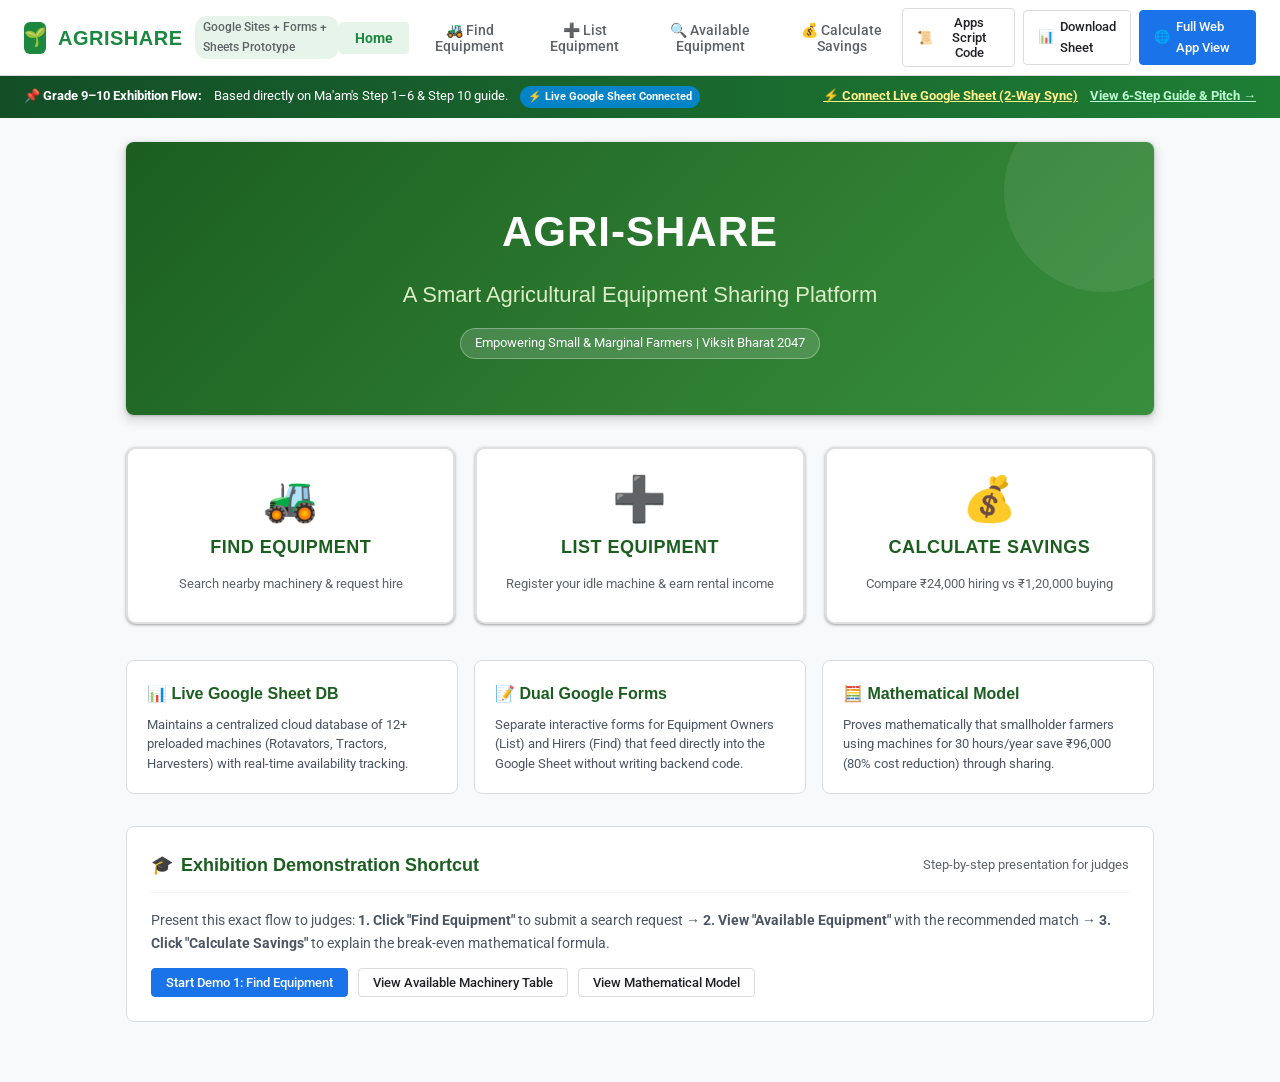
<file: google_sites_template.html>
<!DOCTYPE html>
<html lang="en">
<head>
  <meta charset="UTF-8">
  <meta name="viewport" content="width=device-width, initial-scale=1.0">
  <title>AGRISHARE — Google Sites + Google Forms + Google Sheets Prototype</title>
  <link rel="preconnect" href="https://fonts.googleapis.com">
  <link rel="preconnect" href="https://fonts.gstatic.com" crossorigin>
  <link href="https://fonts.googleapis.com/css2?family=Google+Sans:wght@400;500;700&family=Roboto:wght@300;400;500;700&display=swap" rel="stylesheet">
  <style>
    :root {
      --primary: #1e7e34;
      --primary-dark: #155724;
      --primary-light: #e8f5e9;
      --accent: #2e7d32;
      --google-blue: #1a73e8;
      --text-main: #202124;
      --text-muted: #5f6368;
      --border-color: #dadce0;
      --bg-page: #f8f9fa;
      --white: #ffffff;
      --green-badge: #2e7d32;
      --red-badge: #d93025;
      --shadow: 0 1px 3px rgba(60,64,67,0.3), 0 4px 8px 3px rgba(60,64,67,0.15);
      --card-shadow: 0 1px 2px 0 rgba(60,64,67,0.3), 0 1px 3px 1px rgba(60,64,67,0.15);
    }

    * {
      box-sizing: border-box;
      margin: 0;
      padding: 0;
      font-family: 'Roboto', -apple-system, BlinkMacSystemFont, sans-serif;
    }

    body {
      background-color: var(--bg-page);
      color: var(--text-main);
      line-height: 1.6;
    }

    /* Google Sites Simulated Top Toolbar */
    .gsites-top-bar {
      background: #ffffff;
      border-bottom: 1px solid var(--border-color);
      padding: 8px 24px;
      display: flex;
      justify-content: space-between;
      align-items: center;
      position: sticky;
      top: 0;
      z-index: 1000;
      box-shadow: 0 1px 2px rgba(0,0,0,0.06);
    }

    .gsites-brand {
      display: flex;
      align-items: center;
      gap: 12px;
    }

    .gsites-logo-icon {
      width: 32px;
      height: 32px;
      background: #1b873f;
      border-radius: 6px;
      display: flex;
      align-items: center;
      justify-content: center;
      color: #fff;
      font-size: 18px;
    }

    .gsites-title {
      font-family: 'Google Sans', sans-serif;
      font-size: 20px;
      font-weight: 700;
      letter-spacing: 0.5px;
      color: #1b873f;
    }

    .gsites-badge-sub {
      font-size: 12px;
      color: var(--text-muted);
      background: #e6f4ea;
      padding: 2px 8px;
      border-radius: 12px;
      font-weight: 500;
    }

    .gsites-nav {
      display: flex;
      gap: 6px;
      align-items: center;
    }

    .gsites-nav-btn {
      background: none;
      border: none;
      padding: 8px 16px;
      font-size: 14px;
      font-weight: 500;
      color: var(--text-muted);
      border-radius: 4px;
      cursor: pointer;
      transition: all 0.2s;
    }

    .gsites-nav-btn:hover {
      background: #f1f3f4;
      color: var(--text-main);
    }

    .gsites-nav-btn.active {
      color: #1b873f;
      background: #e6f4ea;
      font-weight: 700;
    }

    .gsites-action-tools {
      display: flex;
      gap: 8px;
      align-items: center;
    }

    .gsites-action-btn {
      padding: 6px 14px;
      border-radius: 4px;
      font-size: 13px;
      font-weight: 500;
      cursor: pointer;
      border: 1px solid var(--border-color);
      background: #fff;
      color: var(--text-main);
      display: flex;
      align-items: center;
      gap: 6px;
      text-decoration: none;
      transition: all 0.2s;
    }

    .gsites-action-btn:hover {
      background: #f1f3f4;
    }

    .gsites-action-btn.primary {
      background: #1a73e8;
      color: #fff;
      border-color: #1a73e8;
    }

    .gsites-action-btn.primary:hover {
      background: #1557b0;
    }

    /* Ma'am's Step Guide Alert Strip */
    .step-guide-strip {
      background: linear-gradient(90deg, #134e27, #1e7e34);
      color: #fff;
      padding: 10px 24px;
      display: flex;
      justify-content: space-between;
      align-items: center;
      font-size: 13px;
    }

    .step-guide-strip a {
      color: #bbf7d0;
      font-weight: 700;
      text-decoration: underline;
      cursor: pointer;
    }

    /* Main Container */
    .gsites-content-wrap {
      max-width: 1060px;
      margin: 24px auto 60px;
      padding: 0 16px;
    }

    /* Page Sections */
    .site-page {
      display: none;
    }

    .site-page.active {
      display: block;
      animation: fadeIn 0.3s ease;
    }

    @keyframes fadeIn {
      from { opacity: 0; transform: translateY(6px); }
      to { opacity: 1; transform: translateY(0); }
    }

    /* ========================================================
       PAGE 1: HOME PAGE (Matches Step 4 Image)
       ======================================================== */
    .site-banner-box {
      background: linear-gradient(135deg, #1b5e20, #2e7d32 60%, #388e3c);
      color: #ffffff;
      border-radius: 8px;
      padding: 56px 36px;
      text-align: center;
      box-shadow: var(--shadow);
      margin-bottom: 32px;
      position: relative;
      overflow: hidden;
    }

    .site-banner-box::before {
      content: "";
      position: absolute;
      top: -50px;
      right: -50px;
      width: 200px;
      height: 200px;
      background: rgba(255,255,255,0.08);
      border-radius: 50%;
    }

    .site-banner-title {
      font-family: 'Google Sans', sans-serif;
      font-size: 42px;
      font-weight: 700;
      letter-spacing: 1px;
      margin-bottom: 12px;
      text-transform: uppercase;
    }

    .site-banner-sub {
      font-family: 'Google Sans', sans-serif;
      font-size: 22px;
      font-weight: 400;
      color: #dcedc8;
      max-width: 750px;
      margin: 0 auto 16px;
    }

    .site-banner-badge {
      display: inline-block;
      background: rgba(255,255,255,0.15);
      border: 1px solid rgba(255,255,255,0.3);
      padding: 4px 14px;
      border-radius: 20px;
      font-size: 13px;
    }

    /* Three Large Buttons (Matches Step 4 Image) */
    .three-buttons-grid {
      display: grid;
      grid-template-columns: repeat(3, 1fr);
      gap: 20px;
      margin-bottom: 36px;
    }

    .large-site-btn {
      background: #ffffff;
      border: 2px solid #e0e0e0;
      border-radius: 10px;
      padding: 28px 20px;
      text-align: center;
      cursor: pointer;
      transition: all 0.25s cubic-bezier(0.4, 0, 0.2, 1);
      box-shadow: var(--card-shadow);
      display: flex;
      flex-direction: column;
      align-items: center;
      gap: 12px;
    }

    .large-site-btn:hover {
      transform: translateY(-4px);
      box-shadow: 0 8px 16px rgba(0,0,0,0.12);
      border-color: #2e7d32;
    }

    .large-site-btn .btn-icon-big {
      font-size: 44px;
      line-height: 1;
    }

    .large-site-btn .btn-label {
      font-family: 'Google Sans', sans-serif;
      font-size: 18px;
      font-weight: 700;
      color: #1b5e20;
      letter-spacing: 0.5px;
    }

    .large-site-btn .btn-hint {
      font-size: 13px;
      color: var(--text-muted);
    }

    /* Explanation Cards on Homepage */
    .home-info-cards {
      display: grid;
      grid-template-columns: repeat(3, 1fr);
      gap: 16px;
      margin-bottom: 32px;
    }

    .home-info-card {
      background: #fff;
      border-radius: 8px;
      padding: 20px;
      border: 1px solid var(--border-color);
    }

    .home-info-card h4 {
      font-family: 'Google Sans', sans-serif;
      font-size: 16px;
      color: #1b5e20;
      margin-bottom: 8px;
      display: flex;
      align-items: center;
      gap: 6px;
    }

    .home-info-card p {
      font-size: 13px;
      color: #4b5563;
      line-height: 1.5;
    }

    /* Step Walkthrough Accordion Box */
    .step-box-card {
      background: #ffffff;
      border-radius: 8px;
      border: 1px solid var(--border-color);
      padding: 24px;
      margin-bottom: 24px;
    }

    .step-box-header {
      display: flex;
      justify-content: space-between;
      align-items: center;
      margin-bottom: 16px;
      border-bottom: 1px solid #f1f3f4;
      padding-bottom: 12px;
    }

    .step-box-header h3 {
      font-family: 'Google Sans', sans-serif;
      font-size: 18px;
      color: #1b5e20;
      display: flex;
      align-items: center;
      gap: 8px;
    }

    /* ========================================================
       PAGE 2: FIND EQUIPMENT PAGE (Matches Step 3 & Step 5)
       ======================================================== */
    .form-container-card {
      background: #ffffff;
      border-radius: 8px;
      border: 1px solid var(--border-color);
      max-width: 680px;
      margin: 0 auto;
      box-shadow: var(--shadow);
      overflow: hidden;
    }

    .form-header-bar {
      background: #1e7e34;
      color: #ffffff;
      padding: 20px 28px;
    }

    .form-header-bar h2 {
      font-family: 'Google Sans', sans-serif;
      font-size: 22px;
      font-weight: 500;
      margin-bottom: 4px;
    }

    .form-header-bar p {
      font-size: 13px;
      color: #dcedc8;
    }

    .form-body {
      padding: 28px;
      display: flex;
      flex-direction: column;
      gap: 20px;
    }

    .form-group {
      display: flex;
      flex-direction: column;
      gap: 6px;
    }

    .form-label {
      font-size: 14px;
      font-weight: 500;
      color: var(--text-main);
    }

    .form-label .required-star {
      color: #d93025;
    }

    .form-control {
      padding: 10px 14px;
      font-size: 14px;
      border: 1px solid #dadce0;
      border-radius: 4px;
      background: #fff;
      color: #202124;
      outline: none;
      transition: border 0.2s;
    }

    .form-control:focus {
      border-color: #1b873f;
      box-shadow: 0 0 0 2px rgba(27,135,63,0.15);
    }

    .form-submit-row {
      display: flex;
      justify-content: space-between;
      align-items: center;
      margin-top: 10px;
    }

    .btn-gform-submit {
      background: #1e7e34;
      color: #ffffff;
      border: none;
      padding: 10px 26px;
      font-size: 14px;
      font-weight: 500;
      border-radius: 4px;
      cursor: pointer;
      transition: background 0.2s;
    }

    .btn-gform-submit:hover {
      background: #155724;
    }

    /* Live Google Form URL Switcher */
    .embed-switcher-bar {
      background: #e8f0fe;
      border: 1px solid #c2e7ff;
      border-radius: 6px;
      padding: 12px 18px;
      margin-bottom: 20px;
      display: flex;
      justify-content: space-between;
      align-items: center;
      font-size: 13px;
    }

    /* ========================================================
       PAGE 3: RESULTS / AVAILABLE EQUIPMENT (Matches Step 6 & Image 4)
       ======================================================== */
    .results-head-bar {
      margin-bottom: 24px;
      text-align: center;
    }

    .results-head-bar h2 {
      font-family: 'Google Sans', sans-serif;
      font-size: 26px;
      color: #1b5e20;
      display: flex;
      align-items: center;
      justify-content: center;
      gap: 8px;
      margin-bottom: 6px;
    }

    .results-table-card {
      background: #ffffff;
      border-radius: 8px;
      border: 1px solid var(--border-color);
      overflow-x: auto;
      margin-bottom: 28px;
      box-shadow: var(--card-shadow);
    }

    .custom-table {
      width: 100%;
      border-collapse: collapse;
      text-align: left;
      font-size: 14px;
    }

    .custom-table th {
      background: #e8f5e9;
      color: #1b5e20;
      font-weight: 700;
      padding: 14px 18px;
      border-bottom: 2px solid #c8e6c9;
    }

    .custom-table td {
      padding: 12px 18px;
      border-bottom: 1px solid #f1f3f4;
      vertical-align: middle;
    }

    .custom-table tr:hover {
      background: #f8fafc;
    }

    .status-indicator {
      display: inline-flex;
      align-items: center;
      gap: 6px;
      padding: 4px 10px;
      border-radius: 14px;
      font-size: 12px;
      font-weight: 700;
    }

    .status-indicator.available {
      background: #e6f4ea;
      color: #137333;
    }

    .status-indicator.booked {
      background: #fce8e6;
      color: #c5221f;
    }

    /* RECOMMENDED CARD (Matches Image 4) */
    .recommended-box {
      background: #ffffff;
      border: 2px solid #fbbc04;
      border-radius: 10px;
      padding: 24px;
      margin-bottom: 28px;
      box-shadow: 0 4px 12px rgba(251,188,4,0.15);
      position: relative;
    }

    .recommended-badge {
      position: absolute;
      top: -12px;
      left: 24px;
      background: #fbbc04;
      color: #202124;
      padding: 2px 12px;
      border-radius: 12px;
      font-size: 12px;
      font-weight: 700;
      display: flex;
      align-items: center;
      gap: 4px;
    }

    .recommended-content {
      display: flex;
      justify-content: space-between;
      align-items: center;
      flex-wrap: wrap;
      gap: 20px;
      margin-top: 6px;
    }

    .rec-details h3 {
      font-family: 'Google Sans', sans-serif;
      font-size: 20px;
      color: #1b5e20;
      margin-bottom: 6px;
    }

    .rec-meta-list {
      display: flex;
      gap: 20px;
      font-size: 14px;
      color: #374151;
      margin-bottom: 8px;
    }

    .rec-cost-badge {
      font-size: 16px;
      font-weight: 700;
      color: #b91c1c;
      background: #fee2e2;
      padding: 4px 12px;
      border-radius: 6px;
      display: inline-block;
    }

    .btn-request {
      background: #1a73e8;
      color: #fff;
      border: none;
      padding: 12px 28px;
      border-radius: 6px;
      font-size: 15px;
      font-weight: 700;
      cursor: pointer;
      transition: background 0.2s;
    }

    .btn-request:hover {
      background: #1557b0;
    }

    /* ========================================================
       PAGE 4: LIST YOUR EQUIPMENT (Matches Step 2)
       ======================================================== */

    /* ========================================================
       PAGE 5: SAVINGS CALCULATOR (Matches Step 10 Image)
       ======================================================== */
    .calculator-layout {
      display: grid;
      grid-template-columns: 1fr 1fr;
      gap: 24px;
      margin-bottom: 32px;
    }

    .calc-card {
      background: #ffffff;
      border-radius: 8px;
      border: 1px solid var(--border-color);
      padding: 24px;
      box-shadow: var(--card-shadow);
    }

    .calc-card h3 {
      font-family: 'Google Sans', sans-serif;
      font-size: 18px;
      color: #1b5e20;
      margin-bottom: 16px;
      border-bottom: 2px solid #e8f5e9;
      padding-bottom: 8px;
    }

    .calc-result-box {
      background: #e6f4ea;
      border-left: 5px solid #1e7e34;
      padding: 16px 20px;
      border-radius: 0 8px 8px 0;
      margin-top: 20px;
    }

    .calc-result-label {
      font-size: 13px;
      font-weight: 700;
      color: #137333;
      text-transform: uppercase;
      margin-bottom: 4px;
    }

    .calc-result-number {
      font-family: 'Google Sans', sans-serif;
      font-size: 32px;
      font-weight: 700;
      color: #137333;
    }

    .ownership-breakdown-card {
      background: #fdf2f2;
      border-left: 5px solid #d93025;
      padding: 16px 20px;
      border-radius: 0 8px 8px 0;
      margin-top: 20px;
    }

    .ownership-breakdown-card .title {
      font-size: 13px;
      font-weight: 700;
      color: #c5221f;
      text-transform: uppercase;
    }

    .ownership-breakdown-card .cost {
      font-family: 'Google Sans', sans-serif;
      font-size: 32px;
      font-weight: 700;
      color: #c5221f;
    }

    /* Modal */
    .token-modal {
      display: none;
      position: fixed;
      top: 0;
      left: 0;
      right: 0;
      bottom: 0;
      background: rgba(0,0,0,0.5);
      z-index: 2000;
      align-items: center;
      justify-content: center;
    }

    .token-modal.active {
      display: flex;
    }

    .token-modal-card {
      background: #fff;
      border-radius: 8px;
      padding: 30px;
      max-width: 450px;
      width: 90%;
      text-align: center;
      box-shadow: 0 10px 25px rgba(0,0,0,0.25);
    }

    .token-code {
      background: #f1f3f4;
      padding: 12px;
      font-family: monospace;
      font-size: 20px;
      font-weight: 700;
      color: #1b5e20;
      border-radius: 6px;
      margin: 16px 0;
    }

    /* Responsive */
    @media (max-width: 768px) {
      .three-buttons-grid,
      .home-info-cards,
      .calculator-layout {
        grid-template-columns: 1fr;
      }
      .site-banner-title {
        font-size: 30px;
      }
      .site-banner-sub {
        font-size: 18px;
      }
      .gsites-nav {
        display: none;
      }
    }
  </style>
</head>
<body>

  <!-- Simulated Google Sites Top Header Bar -->
  <header class="gsites-top-bar">
    <div class="gsites-brand">
      <div class="gsites-logo-icon">🌱</div>
      <div class="gsites-title">AGRISHARE</div>
      <span class="gsites-badge-sub">Google Sites + Forms + Sheets Prototype</span>
    </div>

    <!-- Navigation matching Ma'am's requested pages -->
    <nav class="gsites-nav">
      <button class="gsites-nav-btn active" id="btn-page-home" onclick="showGsPage('home')">Home</button>
      <button class="gsites-nav-btn" id="btn-page-find" onclick="showGsPage('find')">🚜 Find Equipment</button>
      <button class="gsites-nav-btn" id="btn-page-list" onclick="showGsPage('list')">➕ List Equipment</button>
      <button class="gsites-nav-btn" id="btn-page-results" onclick="showGsPage('results')">🔍 Available Equipment</button>
      <button class="gsites-nav-btn" id="btn-page-calc" onclick="showGsPage('calc')">💰 Calculate Savings</button>
    </nav>

    <div class="gsites-action-tools">
      <button class="gsites-action-btn" onclick="openScriptModal()">
        <span>📜</span> Apps Script Code
      </button>
      <a href="AGRISHARE_EQUIPMENT_DATABASE.xlsx" download class="gsites-action-btn">
        <span>📊</span> Download Sheet
      </a>
      <a href="index.html" class="gsites-action-btn primary">
        <span>🌐</span> Full Web App View
      </a>
    </div>
  </header>

  <!-- Step Guide Alert Strip -->
  <div class="step-guide-strip">
    <div style="display:flex; align-items:center; gap:12px;">
      <strong>📌 Grade 9–10 Exhibition Flow:</strong> Based directly on Ma'am's Step 1–6 & Step 10 guide.
      <span id="sync-status-pill" style="background:#22c55e; color:#fff; padding:2px 8px; border-radius:12px; font-size:11px; font-weight:700;">🟢 Local Demo Mode</span>
    </div>
    <div style="display:flex; align-items:center; gap:12px;">
      <a href="javascript:void(0)" onclick="openSyncModal()" style="color:#fef08a; font-weight:700;">⚡ Connect Live Google Sheet (2-Way Sync)</a>
      <a href="javascript:void(0)" onclick="openGuideModal()">View 6-Step Guide & Pitch →</a>
    </div>
  </div>

  <main class="gsites-content-wrap">

    <!-- ========================================================
         PAGE 1: HOME PAGE (Matches Step 4 Image)
         ======================================================== -->
    <section id="gs-page-home" class="site-page active">
      <!-- Banner matching Step 4 Image -->
      <div class="site-banner-box">
        <h1 class="site-banner-title">AGRI-SHARE</h1>
        <p class="site-banner-sub">A Smart Agricultural Equipment Sharing Platform</p>
        <div class="site-banner-badge">Empowering Small & Marginal Farmers | Viksit Bharat 2047</div>
      </div>

      <!-- Three Large Buttons matching Step 4 Image -->
      <div class="three-buttons-grid">
        <div class="large-site-btn" onclick="showGsPage('find')" id="btn-find-big">
          <span class="btn-icon-big">🚜</span>
          <span class="btn-label">FIND EQUIPMENT</span>
          <span class="btn-hint">Search nearby machinery & request hire</span>
        </div>

        <div class="large-site-btn" onclick="showGsPage('list')" id="btn-list-big">
          <span class="btn-icon-big">➕</span>
          <span class="btn-label">LIST EQUIPMENT</span>
          <span class="btn-hint">Register your idle machine & earn rental income</span>
        </div>

        <div class="large-site-btn" onclick="showGsPage('calc')" id="btn-calc-big">
          <span class="btn-icon-big">💰</span>
          <span class="btn-label">CALCULATE SAVINGS</span>
          <span class="btn-hint">Compare ₹24,000 hiring vs ₹1,20,000 buying</span>
        </div>
      </div>

      <!-- Why Google Sites + Forms + Sheets (Explanation for Judges) -->
      <div class="home-info-cards">
        <div class="home-info-card">
          <h4>📊 Live Google Sheet DB</h4>
          <p>Maintains a centralized cloud database of 12+ preloaded machines (Rotavators, Tractors, Harvesters) with real-time availability tracking.</p>
        </div>
        <div class="home-info-card">
          <h4>📝 Dual Google Forms</h4>
          <p>Separate interactive forms for Equipment Owners (List) and Hirers (Find) that feed directly into the Google Sheet without writing backend code.</p>
        </div>
        <div class="home-info-card">
          <h4>🧮 Mathematical Model</h4>
          <p>Proves mathematically that smallholder farmers using machines for 30 hours/year save ₹96,000 (80% cost reduction) through sharing.</p>
        </div>
      </div>

      <!-- Quick Step Box -->
      <div class="step-box-card">
        <div class="step-box-header">
          <h3><span>🎓</span> Exhibition Demonstration Shortcut</h3>
          <span style="font-size: 13px; color: var(--text-muted);">Step-by-step presentation for judges</span>
        </div>
        <p style="font-size: 14px; color: #4b5563; margin-bottom: 14px;">
          Present this exact flow to judges: 
          <strong>1. Click "Find Equipment"</strong> to submit a search request → 
          <strong>2. View "Available Equipment"</strong> with the recommended match → 
          <strong>3. Click "Calculate Savings"</strong> to explain the break-even mathematical formula.
        </p>
        <div style="display: flex; gap: 10px; flex-wrap: wrap;">
          <button class="gsites-action-btn primary" onclick="showGsPage('find')">Start Demo 1: Find Equipment</button>
          <button class="gsites-action-btn" onclick="showGsPage('results')">View Available Machinery Table</button>
          <button class="gsites-action-btn" onclick="showGsPage('calc')">View Mathematical Model</button>
        </div>
      </div>
    </section>

    <!-- ========================================================
         PAGE 2: FIND EQUIPMENT PAGE (Matches Step 3 & Step 5)
         ======================================================== -->
    <section id="gs-page-find" class="site-page">
      <div style="margin-bottom: 20px; display: flex; justify-content: space-between; align-items: center; flex-wrap: wrap; gap: 10px;">
        <button class="gsites-action-btn" onclick="showGsPage('home')">← Back to Home</button>
        <div style="display: flex; gap: 8px;">
          <button class="gsites-action-btn active" id="btn-find-view-gform" onclick="switchFindMode('gform')">📋 Real Google Form (iframe)</button>
          <button class="gsites-action-btn" id="btn-find-view-custom" onclick="switchFindMode('custom')">💻 Quick UI Form</button>
        </div>
      </div>

      <!-- Real Google Form Embed (Step 5 of Ma'am) -->
      <div id="find-gform-container" class="form-container-card" style="max-width: 780px;">
        <div style="background: #e8f5e9; padding: 10px 16px; border-bottom: 1px solid #c8e6c9; display: flex; justify-content: space-between; align-items: center;">
          <span style="font-size: 13px; color: #14532d; font-weight: 500;">
            🔗 Embedded Google Form: <strong>"Find Agricultural Equipment"</strong> (Step 5)
          </span>
          <button class="gsites-action-btn" style="padding: 4px 10px; font-size: 11px;" onclick="promptFormUrl('find')">Change Form URL</button>
        </div>
        <div id="find-iframe-wrap" style="width: 100%; min-height: 520px; position: relative;">
          <iframe id="find-gform-iframe" src="" style="width: 100%; height: 560px; border: none;" frameborder="0" marginheight="0" marginwidth="0">Loading Google Form...</iframe>
          <div id="find-no-url-alert" style="display:none; padding: 40px 20px; text-align: center; color: #475569;">
            <div style="font-size: 40px; margin-bottom: 10px;">📋</div>
            <h3 style="color: #1b5e20;">Apna Google Form Link Paste Karein</h3>
            <p style="font-size: 14px; margin: 10px 0 16px;">
              Script chalane par jo <strong>"Find Agricultural Equipment"</strong> form bana hai, uska public link yahan enter karein!
            </p>
            <button class="gsites-action-btn primary" style="margin: 0 auto;" onclick="promptFormUrl('find')">Paste Form 2 Link</button>
          </div>
        </div>
      </div>

      <!-- Simulated Form (Hidden when iframe is active) -->
      <div id="find-custom-container" class="form-container-card" style="display: none;">
        <div class="form-header-bar">
          <h2>Find Agricultural Equipment</h2>
          <p>Enter your farming requirement to find available equipment near you.</p>
        </div>

        <form class="form-body" onsubmit="handleFindSubmit(event)">
          <!-- Questions matching Step 3 Image -->
          <div class="form-group">
            <label class="form-label">Farmer Name <span class="required-star">*</span></label>
            <input type="text" id="find-farmer-name" class="form-control" value="Rohan Patil" required placeholder="Your name">
          </div>

          <div class="form-group">
            <label class="form-label">Village <span class="required-star">*</span></label>
            <select id="find-village" class="form-control" required>
              <option value="Kalyan" selected>Kalyan</option>
              <option value="Bhiwandi">Bhiwandi</option>
              <option value="Thane">Thane</option>
              <option value="Dombivli">Dombivli</option>
              <option value="Ulhasnagar">Ulhasnagar</option>
              <option value="Badlapur">Badlapur</option>
            </select>
          </div>

          <div class="form-group">
            <label class="form-label">Equipment required <span class="required-star">*</span></label>
            <select id="find-equipment" class="form-control" required>
              <option value="Rotavator" selected>Rotavator</option>
              <option value="Tractor">Tractor</option>
              <option value="Seed Drill">Seed Drill</option>
              <option value="Sprayer">Sprayer</option>
              <option value="Harvester">Harvester</option>
              <option value="Thresher">Thresher</option>
            </select>
          </div>

          <div class="form-group">
            <label class="form-label">Required date <span class="required-star">*</span></label>
            <input type="date" id="find-date" class="form-control" value="2026-10-15" required>
          </div>

          <div class="form-group">
            <label class="form-label">Number of hours <span class="required-star">*</span></label>
            <input type="number" id="find-hours" class="form-control" value="4" min="1" max="24" required placeholder="e.g. 4">
          </div>

          <div class="form-submit-row">
            <button type="submit" class="btn-gform-submit">Submit Search Request</button>
            <button type="button" class="gsites-action-btn" onclick="showGsPage('results')">Directly View Results Table →</button>
          </div>
        </form>
      </div>
    </section>

    <!-- ========================================================
         PAGE 3: RESULTS / AVAILABLE EQUIPMENT (Matches Step 6 & Image 4)
         ======================================================== -->
    <section id="gs-page-results" class="site-page">
      <div style="margin-bottom: 20px; display: flex; justify-content: space-between; align-items: center;">
        <button class="gsites-action-btn" onclick="showGsPage('home')">← Back to Home</button>
        <button class="gsites-action-btn primary" onclick="showGsPage('calc')">Next: Calculate Savings →</button>
      </div>

      <div class="results-head-bar">
        <h2>🔍 AVAILABLE EQUIPMENT</h2>
        <p style="color: var(--text-muted); font-size: 14px;">Live prototype equipment database showing proximity and rental rates</p>
        <div style="margin-top: 10px; display: inline-flex; gap: 8px;">
          <button class="gsites-action-btn" id="btn-results-view-sheet" onclick="switchResultsMode('sheet')">📊 Real Google Sheet (Spreadsheet iframe)</button>
          <button class="gsites-action-btn active" id="btn-results-view-table" onclick="switchResultsMode('table')">🔍 Interactive Match Table</button>
        </div>
      </div>

      <!-- Real Google Sheet Embed (Step 1 & 6) -->
      <div id="results-sheet-container" class="results-table-card" style="display:none; padding: 0;">
        <div style="background: #14532d; color:#fff; padding: 10px 16px; display: flex; justify-content: space-between; align-items: center;">
          <span style="font-size: 13px; font-weight: 500;">
            📊 Live Embedded Google Sheet: <strong>"AGRISHARE EQUIPMENT DATABASE"</strong>
          </span>
          <button class="gsites-action-btn" style="padding: 4px 10px; font-size: 11px; background:#fff; color:#14532d;" onclick="promptSheetUrl()">Change Sheet URL</button>
        </div>
        <div style="width: 100%; min-height: 520px; position: relative;">
          <iframe id="results-sheet-iframe" src="" style="width: 100%; height: 550px; border: none;" frameborder="0">Loading Google Sheet...</iframe>
          <div id="results-no-sheet-alert" style="display:none; padding: 40px 20px; text-align: center; color: #475569;">
            <div style="font-size: 40px; margin-bottom: 10px;">📊</div>
            <h3 style="color: #1b5e20;">Apna Google Sheet Link Paste Karein</h3>
            <p style="font-size: 14px; margin: 10px 0 16px;">
              Aapki jo <strong>"AGRISHARE EQUIPMENT DATABASE"</strong> Google Sheet bani hai, uska URL yahan enter karein!
            </p>
            <button class="gsites-action-btn primary" style="margin: 0 auto;" onclick="promptSheetUrl()">Paste Google Sheet Link</button>
          </div>
        </div>
      </div>

      <div id="results-table-container">
      <!-- ⭐ RECOMMENDED OPTION (Matches Image 4 & 9.30.01) -->
      <div class="recommended-box">
        <div class="recommended-badge">⭐ RECOMMENDED MATCH</div>
        <div class="recommended-content">
          <div class="rec-details">
            <h3 id="rec-title">Rotavator (E01) — Farmer A</h3>
            <div class="rec-meta-list">
              <span>📍 Distance: <strong>2 km</strong></span>
              <span>💵 Rate: <strong>₹800/hour</strong></span>
              <span>🟢 Status: <strong style="color: #137333;">Available</strong></span>
              <span>📅 Date: <strong>15-10-2026</strong></span>
            </div>
            <div>
              Estimated Cost (<span id="rec-hours-label">4</span> hours): 
              <span class="rec-cost-badge" id="rec-total-cost">₹3,200</span>
            </div>
          </div>
          <div>
            <button class="btn-request" onclick="requestBookingModal('Rotavator E01', 'Farmer A', '₹3,200')">[ REQUEST EQUIPMENT ]</button>
          </div>
        </div>
      </div>

      <!-- Table matching Step 6 Image -->
      <div class="results-table-card">
        <table class="custom-table">
          <thead>
            <tr>
              <th>Machine</th>
              <th>Location</th>
              <th>Distance</th>
              <th>Rate</th>
              <th>Status</th>
              <th>Owner / Contact</th>
              <th>Action</th>
            </tr>
          </thead>
          <tbody id="gs-table-body">
            <!-- Dynamically populated or preloaded from Ma'am's table -->
            <tr>
              <td>🚜 Rotavator (E01)</td>
              <td>Kalyan</td>
              <td>2 km</td>
              <td>₹800/hr</td>
              <td><span class="status-indicator available">🟢 Available</span></td>
              <td>Farmer A (9820112233)</td>
              <td><button class="gsites-action-btn" onclick="requestBookingModal('Rotavator E01', 'Farmer A', '₹3,200')">Request</button></td>
            </tr>
            <tr>
              <td>🚜 Tractor (E02)</td>
              <td>Kalyan</td>
              <td>3 km</td>
              <td>₹1,200/hr</td>
              <td><span class="status-indicator available">🟢 Available</span></td>
              <td>Farmer B (9820334455)</td>
              <td><button class="gsites-action-btn" onclick="requestBookingModal('Tractor E02', 'Farmer B', '₹4,800')">Request</button></td>
            </tr>
            <tr>
              <td>🌱 Seed Drill (E03)</td>
              <td>Bhiwandi</td>
              <td>7 km</td>
              <td>₹600/hr</td>
              <td><span class="status-indicator booked">🔴 Booked</span></td>
              <td>Farmer C (9820445566)</td>
              <td><button class="gsites-action-btn" disabled style="opacity: 0.5;">In Field</button></td>
            </tr>
            <tr>
              <td>💧 Sprayer (E04)</td>
              <td>Kalyan</td>
              <td>1 km</td>
              <td>₹300/hr</td>
              <td><span class="status-indicator available">🟢 Available</span></td>
              <td>Farmer D (9820123456)</td>
              <td><button class="gsites-action-btn" onclick="requestBookingModal('Sprayer E04', 'Farmer D', '₹1,200')">Request</button></td>
            </tr>
            <tr>
              <td>🌾 Harvester (E05)</td>
              <td>Bhiwandi</td>
              <td>6 km</td>
              <td>₹1,500/hr</td>
              <td><span class="status-indicator available">🟢 Available</span></td>
              <td>Farmer E (9820667788)</td>
              <td><button class="gsites-action-btn" onclick="requestBookingModal('Harvester E05', 'Farmer E', '₹6,000')">Request</button></td>
            </tr>
            <tr>
              <td>🚜 Rotavator (E06)</td>
              <td>Dombivli</td>
              <td>5 km</td>
              <td>₹700/hr</td>
              <td><span class="status-indicator available">🟢 Available</span></td>
              <td>Farmer F (9820551122)</td>
              <td><button class="gsites-action-btn" onclick="requestBookingModal('Rotavator E06', 'Farmer F', '₹2,800')">Request</button></td>
            </tr>
          </tbody>
        </table>
      </div> <!-- Close results-table-container -->
      
      <p style="font-size: 13px; color: var(--text-muted); text-align: center;">
        * For Grade 9–10, this is a prototype database demonstrating the sharing economy model.
      </p>
    </section>

    <!-- ========================================================
         PAGE 4: LIST YOUR EQUIPMENT (Matches Step 2)
         ======================================================== -->
    <section id="gs-page-list" class="site-page">
      <div style="margin-bottom: 20px; display: flex; justify-content: space-between; align-items: center; flex-wrap: wrap; gap: 10px;">
        <button class="gsites-action-btn" onclick="showGsPage('home')">← Back to Home</button>
        <div style="display: flex; gap: 8px;">
          <button class="gsites-action-btn active" id="btn-list-view-gform" onclick="switchListMode('gform')">📋 Real Google Form (iframe)</button>
          <button class="gsites-action-btn" id="btn-list-view-custom" onclick="switchListMode('custom')">💻 Quick UI Form</button>
        </div>
      </div>

      <!-- Real Google Form Embed for List (Step 2 of Ma'am) -->
      <div id="list-gform-container" class="form-container-card" style="max-width: 780px;">
        <div style="background: #e8f5e9; padding: 10px 16px; border-bottom: 1px solid #c8e6c9; display: flex; justify-content: space-between; align-items: center;">
          <span style="font-size: 13px; color: #14532d; font-weight: 500;">
            🔗 Embedded Google Form: <strong>"List Your Agricultural Equipment"</strong> (Step 2)
          </span>
          <button class="gsites-action-btn" style="padding: 4px 10px; font-size: 11px;" onclick="promptFormUrl('list')">Change Form URL</button>
        </div>
        <div id="list-iframe-wrap" style="width: 100%; min-height: 520px; position: relative;">
          <iframe id="list-gform-iframe" src="" style="width: 100%; height: 560px; border: none;" frameborder="0">Loading Google Form...</iframe>
          <div id="list-no-url-alert" style="display:none; padding: 40px 20px; text-align: center; color: #475569;">
            <div style="font-size: 40px; margin-bottom: 10px;">📋</div>
            <h3 style="color: #1b5e20;">Apna Google Form Link Paste Karein</h3>
            <p style="font-size: 14px; margin: 10px 0 16px;">
              Script chalane par jo <strong>"List Your Agricultural Equipment"</strong> form bana hai, uska public link yahan enter karein!
            </p>
            <button class="gsites-action-btn primary" style="margin: 0 auto;" onclick="promptFormUrl('list')">Paste Form 1 Link</button>
          </div>
        </div>
      </div>

      <!-- Simulated Form -->
      <div id="list-custom-container" class="form-container-card" style="display:none;">
        <div class="form-header-bar">
          <h2>List Your Agricultural Equipment</h2>
          <p>Register idle equipment to earn rental income and support local farmers.</p>
        </div>

        <form class="form-body" onsubmit="handleListSubmit(event)">
          <div class="form-group">
            <label class="form-label">Owner Name <span class="required-star">*</span></label>
            <input type="text" id="list-owner-name" class="form-control" value="Suresh More" required>
          </div>

          <div class="form-group">
            <label class="form-label">Village / Location <span class="required-star">*</span></label>
            <select id="list-village" class="form-control" required>
              <option value="Kalyan" selected>Kalyan</option>
              <option value="Bhiwandi">Bhiwandi</option>
              <option value="Thane">Thane</option>
              <option value="Dombivli">Dombivli</option>
              <option value="Ulhasnagar">Ulhasnagar</option>
              <option value="Badlapur">Badlapur</option>
            </select>
          </div>

          <div class="form-group">
            <label class="form-label">Equipment Type <span class="required-star">*</span></label>
            <select id="list-equipment" class="form-control" required>
              <option value="Tractor" selected>Tractor</option>
              <option value="Rotavator">Rotavator</option>
              <option value="Seed Drill">Seed Drill</option>
              <option value="Sprayer">Sprayer</option>
              <option value="Harvester">Harvester</option>
            </select>
          </div>

          <div class="form-group">
            <label class="form-label">Rental Rate per Hour (₹) <span class="required-star">*</span></label>
            <input type="number" id="list-rate" class="form-control" value="1200" required>
          </div>

          <div class="form-group">
            <label class="form-label">Available Date <span class="required-star">*</span></label>
            <input type="date" id="list-date" class="form-control" value="2026-10-20" required>
          </div>

          <div class="form-group">
            <label class="form-label">Contact Number <span class="required-star">*</span></label>
            <input type="tel" id="list-contact" class="form-control" value="9876543210" pattern="[0-9]{10}" required>
          </div>

          <div class="form-submit-row">
            <button type="submit" class="btn-gform-submit">Submit to Google Sheet</button>
            <span style="font-size: 12px; color: var(--text-muted);">Syncs instantly to Sheet database</span>
          </div>
        </form>
      </div>
    </section>

    <!-- ========================================================
         PAGE 5: SAVINGS CALCULATOR (Matches Step 10 Image)
         ======================================================== -->
    <section id="gs-page-calc" class="site-page">
      <div style="margin-bottom: 20px; display: flex; justify-content: space-between; align-items: center;">
        <button class="gsites-action-btn" onclick="showGsPage('home')">← Back to Home</button>
        <span style="font-size: 13px; color: var(--text-muted);">Step 10: Mathematical Modelling</span>
      </div>

      <div class="results-head-bar">
        <h2>💰 SHARING VS BUYING — SAVINGS CALCULATOR</h2>
        <p style="color: var(--text-muted); font-size: 14px;">Comparing the cost of hiring/sharing with buying a machine.</p>
      </div>

      <div class="calculator-layout">
        <!-- Input Form matching Step 10 Image -->
        <div class="calc-card">
          <h3>Enter Economic Parameters</h3>

          <div class="form-group" style="margin-bottom: 14px;">
            <label class="form-label">Machine purchase price (₹):</label>
            <input type="number" id="calc-price" class="form-control" value="500000" oninput="updateGsCalc()">
          </div>

          <div class="form-group" style="margin-bottom: 14px;">
            <label class="form-label">Hours required per year:</label>
            <input type="number" id="calc-hours" class="form-control" value="30" oninput="updateGsCalc()">
          </div>

          <div class="form-group" style="margin-bottom: 14px;">
            <label class="form-label">Hiring rate (₹/hour):</label>
            <input type="number" id="calc-rate" class="form-control" value="800" oninput="updateGsCalc()">
          </div>

          <div class="calc-result-box">
            <div class="calc-result-label">💰 Estimated Hiring Expense (C_hire)</div>
            <div class="calc-result-number" id="calc-hiring-display">₹24,000 / year</div>
            <div style="font-size: 13px; color: #137333; margin-top: 4px;">
              Formula: <span id="calc-hiring-formula">30 hrs × ₹800 = ₹24,000</span>
            </div>
          </div>
        </div>

        <!-- Ownership Comparison matching Step 10 Image -->
        <div class="calc-card">
          <h3>Annualised Cost of Ownership</h3>

          <div style="font-size: 14px; color: #4b5563; line-height: 1.8;">
            <div style="display: flex; justify-content: space-between; border-bottom: 1px solid #f1f3f4; padding: 6px 0;">
              <span>Depreciation (10% on Purchase Price):</span>
              <strong id="calc-depr-display">₹50,000</strong>
            </div>
            <div style="display: flex; justify-content: space-between; border-bottom: 1px solid #f1f3f4; padding: 6px 0;">
              <span>Annual Maintenance & Servicing:</span>
              <strong>₹30,000</strong>
            </div>
            <div style="display: flex; justify-content: space-between; border-bottom: 1px solid #f1f3f4; padding: 6px 0;">
              <span>Shed Storage, Insurance & Fuel Overhead:</span>
              <strong>₹40,000</strong>
            </div>
          </div>

          <div class="ownership-breakdown-card">
            <div class="title">Total Annual Cost to Own (C_own)</div>
            <div class="cost" id="calc-own-display">₹1,20,000 / year</div>
            <div style="font-size: 13px; color: #c5221f; margin-top: 4px;">
              Buying requires massive upfront capital + maintenance!
            </div>
          </div>

          <div style="background: #e0f2fe; border: 1px solid #bae6fd; border-radius: 6px; padding: 14px; margin-top: 16px;">
            <strong style="color: #0369a1;">🎉 Net Farmer Savings:</strong>
            <div style="font-size: 20px; font-weight: 700; color: #0284c7;" id="calc-net-savings">
              ₹96,000 / year (80% Cost Reduction!)
            </div>
            <div style="font-size: 12px; color: #0369a1; margin-top: 4px;">
              Break-Even Threshold: <strong>150 hours/year</strong> (Purchasing is only beneficial if used > 150 hrs).
            </div>
          </div>
        </div>
      </div>

      <!-- Group Sharing Callout matching Step 10 & 9.17.33 Image -->
      <div style="background: #fffbeb; border: 1px solid #fde68a; border-radius: 8px; padding: 20px; margin-top: 20px;">
        <h4 style="color: #92400e; font-size: 16px; margin-bottom: 6px;">💡 Example: Group Sharing Model</h4>
        <p style="font-size: 14px; color: #78350f;">
          If a harvester costing <strong>₹6,000</strong> for a day's work is shared by 5 neighboring smallholder farmers:
        </p>
        <div style="font-size: 22px; font-weight: 700; color: #b45309; margin: 8px 0;">
          ₹6,000 ÷ 5 = ₹1,200 per farmer
        </div>
        <p style="font-size: 13px; color: #78350f;">
          This demonstrates how the digital sharing platform transforms community economics and eliminates debt.
        </p>
      </div>
    </section>

  </main>

  <!-- Booking Confirmation Modal -->
  <div class="token-modal" id="booking-modal">
    <div class="token-modal-card">
      <div style="font-size: 40px;">✅</div>
      <h3 style="font-family: 'Google Sans', sans-serif; color: #1b5e20; margin: 10px 0;">Equipment Request Sent!</h3>
      <p style="font-size: 14px; color: #5f6368;" id="modal-desc">Your request has been logged in the master Google Sheet database.</p>
      <div class="token-code" id="modal-token">TOKEN: AGRI-2026-9812</div>
      <p style="font-size: 12px; color: #5f6368; margin-bottom: 20px;">
        Direct Owner Contact: <strong>9820112233 (Farmer A)</strong><br>
        Machine IoT Telematics Status: 🟢 <strong>Green LED ON (Available)</strong>
      </p>
      <button class="gsites-action-btn primary" style="width: 100%; justify-content: center; padding: 10px;" onclick="closeBookingModal()">Close</button>
    </div>
  </div>

  <!-- Apps Script Code Modal -->
  <div class="token-modal" id="script-modal">
    <div class="token-modal-card" style="max-width: 650px; text-align: left;">
      <h3 style="font-family: 'Google Sans', sans-serif; color: #1b5e20; margin-bottom: 8px;">📜 1-Click Google Apps Script Code</h3>
      <p style="font-size: 13px; color: #5f6368; margin-bottom: 12px;">
        Copy this code, go to <strong><a href="https://script.google.com" target="_blank">script.google.com</a></strong>, paste it, and click <strong>Run</strong>. It will automatically build your Google Sheet and both Google Forms!
      </p>
      <textarea id="script-code-text" readonly style="width: 100%; height: 260px; font-family: monospace; font-size: 12px; padding: 10px; border: 1px solid #dadce0; border-radius: 4px; background: #f8f9fa;">
// Function to create Google Sheet & both Google Forms in 1-Click
// Located in file: GoogleAppsScript_AutoFormAndSheet.js
function createAgriShareMaamSystem() { ... }
      </textarea>
      <div style="display: flex; justify-content: flex-end; gap: 10px; margin-top: 14px;">
        <button class="gsites-action-btn primary" onclick="copyAppsScript()">📋 Copy Full Code</button>
        <button class="gsites-action-btn" onclick="closeScriptModal()">Close</button>
      </div>
    </div>
  </div>

  <!-- Guide Modal -->
  <div class="token-modal" id="guide-modal">
    <div class="token-modal-card" style="max-width: 680px; text-align: left; max-height: 85vh; overflow-y: auto;">
      <h3 style="font-family: 'Google Sans', sans-serif; color: #1b5e20; margin-bottom: 8px;">📖 Ma'am's 6-Step Implementation Summary</h3>
      <div style="font-size: 13px; color: #374151; line-height: 1.7;">
        <p><strong>STEP 1 — Create Database:</strong> Create Google Sheet named <code>AGRISHARE EQUIPMENT DATABASE</code> with columns: ID, Equipment, Owner, Village, Rate/hr, Status.</p>
        <p><strong>STEP 2 — Create Form 1:</strong> Create Google Form "List Your Agricultural Equipment" for owners.</p>
        <p><strong>STEP 3 — Create Form 2:</strong> Create Google Form "Find Agricultural Equipment" with Village, Equipment required, Required date, Number of hours.</p>
        <p><strong>STEP 4 — Create Google Site:</strong> Name it <code>AGRISHARE</code>. Banner: <em>AGRI-SHARE: A Smart Agricultural Equipment Sharing Platform</em>. Add 3 large buttons: 🚜 FIND EQUIPMENT, ➕ LIST EQUIPMENT, 💰 CALCULATE SAVINGS.</p>
        <p><strong>STEP 5 — Insert Forms:</strong> On the Google Site, click Insert → Forms → Select "Find Agricultural Equipment".</p>
        <p><strong>STEP 6 — Results Page:</strong> Add table with 🟢/🔴 status dots and the ⭐ Recommended Option card.</p>
        <p><strong>STEP 10 — Savings Calculator:</strong> ₹5,00,000 price, 30 hours, ₹800/hr → ₹24,000 hiring vs ₹1,20,000 owning.</p>
      </div>
      <div style="margin-top: 16px; text-align: right;">
        <button class="gsites-action-btn primary" onclick="closeGuideModal()">Got it!</button>
      </div>
    </div>
  </div>

  <!-- Live Sync Modal -->
  <div class="token-modal" id="sync-modal">
    <div class="token-modal-card" style="max-width: 620px; text-align: left;">
      <h3 style="font-family: 'Google Sans', sans-serif; color: #1b5e20; margin-bottom: 8px;">⚡ Connect Live Google Sheet (Two-Way Dynamic Sync)</h3>
      <p style="font-size: 13px; color: #5f6368; margin-bottom: 14px;">
        To make this website fetch real live rows from your Google Sheet and write submissions back to it, enter your <strong>Google Apps Script Web App URL</strong>:
      </p>

      <div class="form-group" style="margin-bottom: 12px;">
        <label class="form-label">Google Apps Script Web App URL:</label>
        <input type="url" id="input-web-app-url" class="form-control" placeholder="https://script.google.com/macros/s/AKfycb.../exec">
        <span style="font-size: 11px; color: #64748b; margin-top: 4px;">
          How to get this URL? Open <a href="https://script.google.com" target="_blank">script.google.com</a> → Deploy → New deployment → Web app (Who has access: Anyone) → Copy URL.
        </span>
      </div>

      <div style="background: #e8f5e9; border: 1px solid #c8e6c9; border-radius: 6px; padding: 12px; font-size: 12px; color: #14532d; margin-bottom: 14px;">
        🔒 <strong>100% Secure & Password-Free:</strong> You never need to enter your Google password or personal credentials. Google Web Apps securely communicate via official API!
      </div>

      <div style="display: flex; justify-content: flex-end; gap: 10px;">
        <button class="gsites-action-btn primary" onclick="saveSyncUrl()">Save & Sync Now</button>
        <button class="gsites-action-btn" onclick="clearSyncUrl()">Reset to Local Demo</button>
        <button class="gsites-action-btn" onclick="closeSyncModal()">Close</button>
      </div>
    </div>
  </div>

  <script>
    let LIVE_API_URL = localStorage.getItem('agrishare_live_api_url') || 'https://script.google.com/macros/s/AKfycbxy7AGOeQ5vI6xNAAigkMFc1c5uTuFGljh5KVQXg2aAUENCu5ifm2j6AFu_Qy9xhZrq/exec';

    let GFORM_FIND_URL = localStorage.getItem('agrishare_gform_find_url') || 'https://docs.google.com/forms/d/1jl6irF4voY0xfR2z84rF4RvMiM8QdpphtqQ_Yjf--DY/viewform';
    let GFORM_LIST_URL = localStorage.getItem('agrishare_gform_list_url') || 'https://docs.google.com/forms/d/1I7E9TC5GWZe3zW1pq5oYYA5kvLWUt7R_T4LCX9cTg0o/viewform';
    let GSHEET_URL = localStorage.getItem('agrishare_gsheet_url') || 'https://docs.google.com/spreadsheets/d/1YWFbYnNSZicPHZG47rQhQ9tJ8-nJ0TBwJOQaaEnhUVE/edit?gid=1815109117#gid=1815109117';
    let GSHEET_FIND_URL = localStorage.getItem('agrishare_gsheet_find_url') || 'https://docs.google.com/spreadsheets/d/1tOOZV862t1TowPh3Pj6gs3cueyesO62yaAGpfo5m-GY/edit?resourcekey=&gid=1857933895#gid=1857933895';

    // Initialize sync status & iframes
    window.addEventListener('DOMContentLoaded', () => {
      setSyncStatus(true);
      fetchLiveSheetData();
      initIframeSources();
    });

    function initIframeSources() {
      // Find form iframe
      const findIframe = document.getElementById('find-gform-iframe');
      const findAlert = document.getElementById('find-no-url-alert');
      if (GFORM_FIND_URL) {
        findIframe.src = formatFormEmbedUrl(GFORM_FIND_URL);
        findIframe.style.display = 'block';
        if (findAlert) findAlert.style.display = 'none';
      } else {
        findIframe.style.display = 'none';
        if (findAlert) findAlert.style.display = 'block';
      }

      // List form iframe
      const listIframe = document.getElementById('list-gform-iframe');
      const listAlert = document.getElementById('list-no-url-alert');
      if (GFORM_LIST_URL) {
        listIframe.src = formatFormEmbedUrl(GFORM_LIST_URL);
        listIframe.style.display = 'block';
        if (listAlert) listAlert.style.display = 'none';
      } else {
        listIframe.style.display = 'none';
        if (listAlert) listAlert.style.display = 'block';
      }

      // Sheet iframe
      const sheetIframe = document.getElementById('results-sheet-iframe');
      const sheetAlert = document.getElementById('results-no-sheet-alert');
      if (GSHEET_URL) {
        sheetIframe.src = formatSheetEmbedUrl(GSHEET_URL);
        sheetIframe.style.display = 'block';
        if (sheetAlert) sheetAlert.style.display = 'none';
      } else {
        sheetIframe.style.display = 'none';
        if (sheetAlert) sheetAlert.style.display = 'block';
      }
    }

    function formatFormEmbedUrl(url) {
      if (!url) return '';
      if (url.includes('viewform')) {
        return url.replace('viewform', 'viewform?embedded=true');
      }
      return url + '?embedded=true';
    }

    function formatSheetEmbedUrl(url) {
      if (!url) return '';
      // Extract doc id
      const match = url.match(/\/d\/([a-zA-Z0-9-_]+)/);
      if (match && match[1]) {
        return `https://docs.google.com/spreadsheets/d/${match[1]}/htmlembed?widget=true&headers=false`;
      }
      return url;
    }

    function switchFindMode(mode) {
      document.getElementById('btn-find-view-gform').classList.toggle('active', mode === 'gform');
      document.getElementById('btn-find-view-custom').classList.toggle('active', mode === 'custom');
      document.getElementById('find-gform-container').style.display = (mode === 'gform') ? 'block' : 'none';
      document.getElementById('find-custom-container').style.display = (mode === 'custom') ? 'block' : 'none';
    }

    function switchListMode(mode) {
      document.getElementById('btn-list-view-gform').classList.toggle('active', mode === 'gform');
      document.getElementById('btn-list-view-custom').classList.toggle('active', mode === 'custom');
      document.getElementById('list-gform-container').style.display = (mode === 'gform') ? 'block' : 'none';
      document.getElementById('list-custom-container').style.display = (mode === 'custom') ? 'block' : 'none';
    }

    function switchResultsMode(mode) {
      document.getElementById('btn-results-view-sheet').classList.toggle('active', mode === 'sheet');
      document.getElementById('btn-results-view-table').classList.toggle('active', mode === 'table');
      document.getElementById('results-sheet-container').style.display = (mode === 'sheet') ? 'block' : 'none';
      document.getElementById('results-table-container').style.display = (mode === 'table') ? 'block' : 'none';
    }

    function promptFormUrl(type) {
      const current = type === 'find' ? GFORM_FIND_URL : GFORM_LIST_URL;
      const title = type === 'find' ? 'Find Agricultural Equipment Form URL' : 'List Your Agricultural Equipment Form URL';
      const input = prompt(`Enter Public Google Form URL for ${title}:`, current);
      if (input !== null && input.trim()) {
        if (type === 'find') {
          GFORM_FIND_URL = input.trim();
          localStorage.setItem('agrishare_gform_find_url', GFORM_FIND_URL);
        } else {
          GFORM_LIST_URL = input.trim();
          localStorage.setItem('agrishare_gform_list_url', GFORM_LIST_URL);
        }
        initIframeSources();
        alert('✅ Google Form URL saved & embedded!');
      }
    }

    function promptSheetUrl() {
      const input = prompt('Enter your Google Sheet URL (from your Google Drive):', GSHEET_URL);
      if (input !== null && input.trim()) {
        GSHEET_URL = input.trim();
        localStorage.setItem('agrishare_gsheet_url', GSHEET_URL);
        initIframeSources();
        alert('✅ Google Sheet URL saved & embedded in iframe!');
      }
    }

    function setSyncStatus(isLive) {
      const pill = document.getElementById('sync-status-pill');
      if (pill) {
        if (isLive) {
          pill.innerText = '⚡ Live Google Sheet Connected';
          pill.style.background = '#0284c7';
        } else {
          pill.innerText = '🟢 Local Demo Mode';
          pill.style.background = '#22c55e';
        }
      }
    }

    function openSyncModal() {
      document.getElementById('input-web-app-url').value = LIVE_API_URL;
      document.getElementById('sync-modal').classList.add('active');
    }

    function closeSyncModal() {
      document.getElementById('sync-modal').classList.remove('active');
    }

    function saveSyncUrl() {
      const url = document.getElementById('input-web-app-url').value.trim();
      if (url) {
        LIVE_API_URL = url;
        localStorage.setItem('agrishare_live_api_url', url);
        setSyncStatus(true);
        closeSyncModal();
        alert('✅ Web App URL Saved! Fetching real-time rows from your live Google Sheet...');
        fetchLiveSheetData();
      }
    }

    function clearSyncUrl() {
      LIVE_API_URL = '';
      localStorage.removeItem('agrishare_live_api_url');
      setSyncStatus(false);
      closeSyncModal();
      alert('Reset to Local Demo mode.');
    }

    // Dynamic Fetch from Google Sheet
    async function fetchLiveSheetData() {
      if (!LIVE_API_URL) return;
      try {
        const res = await fetch(LIVE_API_URL);
        const json = await res.json();
        if (json.status === 'success' && json.data) {
          renderDynamicTable(json.data);
        }
      } catch (e) {
        console.warn('Could not fetch live sheet:', e);
      }
    }

    function renderDynamicTable(items) {
      const tbody = document.getElementById('gs-table-body');
      if (!tbody) return;
      tbody.innerHTML = '';
      items.forEach(item => {
        const tr = document.createElement('tr');
        const isAvail = item.status === 'Available';
        tr.innerHTML = `
          <td>🚜 ${item.equipment} (${item.id})</td>
          <td>${item.village}</td>
          <td>${item.distance || '2 km'}</td>
          <td>₹${parseInt(item.rate).toLocaleString('en-IN')}/hr</td>
          <td><span class="status-indicator ${isAvail ? 'available' : 'booked'}">${isAvail ? '🟢 Available' : '🔴 Booked'}</span></td>
          <td>${item.owner} (${item.contact || 'N/A'})</td>
          <td><button class="gsites-action-btn" ${!isAvail ? 'disabled style="opacity:0.5"' : ''} onclick="requestBookingModal('${item.equipment} ${item.id}', '${item.owner}', '₹${parseInt(item.rate)*4}')">${isAvail ? 'Request' : 'In Field'}</button></td>
        `;
        tbody.appendChild(tr);
      });
    }

    // Navigation logic matching Google Sites tabs
    function showGsPage(page) {
      document.querySelectorAll('.site-page').forEach(p => p.classList.remove('active'));
      document.querySelectorAll('.gsites-nav-btn').forEach(b => b.classList.remove('active'));

      const target = document.getElementById('gs-page-' + page);
      if (target) target.classList.add('active');

      const btn = document.getElementById('btn-page-' + page);
      if (btn) btn.classList.add('active');

      window.scrollTo({ top: 0, behavior: 'smooth' });
    }

    // Calculator matching Step 10
    function updateGsCalc() {
      const price = parseFloat(document.getElementById('calc-price').value) || 500000;
      const hours = parseFloat(document.getElementById('calc-hours').value) || 30;
      const rate = parseFloat(document.getElementById('calc-rate').value) || 800;

      const hiringCost = hours * rate;
      const depr = price * 0.10;
      const maint = 30000;
      const storage = 40000;
      const owningCost = depr + maint + storage;
      const savings = owningCost - hiringCost;

      document.getElementById('calc-hiring-display').innerText = `₹${hiringCost.toLocaleString('en-IN')} / year`;
      document.getElementById('calc-hiring-formula').innerText = `${hours} hrs × ₹${rate.toLocaleString('en-IN')} = ₹${hiringCost.toLocaleString('en-IN')}`;
      document.getElementById('calc-depr-display').innerText = `₹${depr.toLocaleString('en-IN')}`;
      document.getElementById('calc-own-display').innerText = `₹${owningCost.toLocaleString('en-IN')} / year`;
      document.getElementById('calc-net-savings').innerText = `₹${savings.toLocaleString('en-IN')} / year (${Math.round((savings/owningCost)*100)}% Cost Reduction!)`;
    }

    // Search Form Handler
    function handleFindSubmit(e) {
      e.preventDefault();
      const village = document.getElementById('find-village').value;
      const equip = document.getElementById('find-equipment').value;
      const hours = parseInt(document.getElementById('find-hours').value) || 4;

      document.getElementById('rec-title').innerText = `${equip} (E01) — Farmer A (${village})`;
      document.getElementById('rec-hours-label').innerText = hours;
      document.getElementById('rec-total-cost').innerText = `₹${(hours * 800).toLocaleString('en-IN')}`;

      showGsPage('results');
    }

    // List Form Handler with Real Google Sheet POST
    async function handleListSubmit(e) {
      e.preventDefault();
      const owner = document.getElementById('list-owner-name').value;
      const village = document.getElementById('list-village').value;
      const equip = document.getElementById('list-equipment').value;
      const rate = document.getElementById('list-rate').value;
      const contact = document.getElementById('list-contact').value;

      if (LIVE_API_URL) {
        try {
          await fetch(LIVE_API_URL, {
            method: 'POST',
            mode: 'no-cors',
            headers: { 'Content-Type': 'application/json' },
            body: JSON.stringify({
              owner: owner,
              village: village,
              equipment: equip,
              rate: parseInt(rate),
              contact: contact
            })
          });
          alert(`✅ [LIVE GOOGLE SHEET SYNC] ${equip} by ${owner} has been submitted directly to your live Google Sheet!`);
        } catch (err) {
          console.warn('Error posting to live sheet:', err);
        }
      }

      // Also update local view
      const tbody = document.getElementById('gs-table-body');
      const tr = document.createElement('tr');
      tr.style.background = '#e8f5e9';
      tr.innerHTML = `
        <td>🚜 ${equip} (E13)</td>
        <td>${village}</td>
        <td>4 km</td>
        <td>₹${parseInt(rate).toLocaleString('en-IN')}/hr</td>
        <td><span class="status-indicator available">🟢 Available</span></td>
        <td>${owner} (${contact})</td>
        <td><button class="gsites-action-btn" onclick="requestBookingModal('${equip} E13', '${owner}', '₹${parseInt(rate)*4}')">Request</button></td>
      `;
      tbody.prepend(tr);

      if (!LIVE_API_URL) {
        alert(`✅ Success! ${equip} registered by ${owner} in ${village}. Added to Live Database!`);
      }
      showGsPage('results');
    }

    function requestBookingModal(machine, owner, cost) {
      const randToken = 'AGRI-2026-' + Math.floor(1000 + Math.random() * 9000);
      document.getElementById('modal-token').innerText = 'TOKEN: ' + randToken;
      document.getElementById('modal-desc').innerText = `Booking token generated for ${machine} (${owner}). Estimated cost: ${cost}.`;
      document.getElementById('booking-modal').classList.add('active');
    }

    function closeBookingModal() {
      document.getElementById('booking-modal').classList.remove('active');
    }

    function openScriptModal() {
      fetch('GoogleAppsScript_AutoFormAndSheet.js')
        .then(res => res.text())
        .then(text => {
          document.getElementById('script-code-text').value = text;
        })
        .catch(() => {});
      document.getElementById('script-modal').classList.add('active');
    }

    function closeScriptModal() {
      document.getElementById('script-modal').classList.remove('active');
    }

    function copyAppsScript() {
      const text = document.getElementById('script-code-text');
      text.select();
      navigator.clipboard.writeText(text.value);
      alert('📋 Google Apps Script code copied to clipboard! Open script.google.com, paste and run!');
    }

    function openGuideModal() {
      document.getElementById('guide-modal').classList.add('active');
    }

    function closeGuideModal() {
      document.getElementById('guide-modal').classList.remove('active');
    }
  </script>
</body>
</html>
</file>
<file: style.css>
/* ==========================================================================
   AGRI-SHARE — Modern Agricultural Design System & Stylesheet
   Theme: Green (#237A3B), Background (#F7FAF5), Earthy Beige (#F4EFE6), Yellow (#EAB308)
   ========================================================================== */

:root {
  /* Brand Palette - Clean, Professional & Decent Agritech Theme */
  --primary-color: #166534;
  --primary-hover: #14532D;
  --primary-dark: #052E16;
  --primary-light: #DCFCE7;
  --primary-subtle: #F0FDF4;
  
  --earthy-beige: #F8FAFC;
  --earthy-beige-dark: #E2E8F0;
  --earthy-border: #E2E8F0;
  
  --accent-yellow: #CA8A04;
  --accent-yellow-hover: #A16207;
  --accent-yellow-light: #FEF9C3;
  --accent-gold: #B45309;
  
  --sky-blue: #0284c7;
  --sky-blue-light: #e0f2fe;

  --danger-color: #dc2626;
  --danger-light: #fee2e2;
  --danger-border: #fca5a5;

  --success-color: #16a34a;
  --success-light: #dcfce7;
  
  --text-main: #0F172A;
  --text-muted: #334155;
  --text-subtle: #64748B;
  --text-light: #94A3B8;

  --bg-body: #F8FAFC;
  --bg-card: #FFFFFF;
  --bg-elevated: #FFFFFF;
  --bg-muted: #F1F5F9;

  --border-color: #E2E8F0;
  --border-focus: #166534;

  --radius-sm: 8px;
  --radius-md: 12px;
  --radius-lg: 16px;
  --radius-xl: 20px;

  --shadow-sm: 0 1px 2px 0 rgba(0, 0, 0, 0.05);
  --shadow-md: 0 4px 6px -1px rgba(0, 0, 0, 0.07), 0 2px 4px -2px rgba(0, 0, 0, 0.05);
  --shadow-lg: 0 10px 15px -3px rgba(0, 0, 0, 0.08), 0 4px 6px -4px rgba(0, 0, 0, 0.04);
  --shadow-xl: 0 20px 25px -5px rgba(0, 0, 0, 0.08), 0 8px 10px -6px rgba(0, 0, 0, 0.04);
  --shadow-glow: none;

  --font-heading: 'Outfit', -apple-system, BlinkMacSystemFont, 'Segoe UI', Roboto, sans-serif;
  --font-body: 'Plus Jakarta Sans', -apple-system, BlinkMacSystemFont, 'Segoe UI', Roboto, sans-serif;
}

* {
  box-sizing: border-box;
  margin: 0;
  padding: 0;
}

html {
  scroll-behavior: smooth;
}

body {
  font-family: var(--font-body);
  background-color: var(--bg-body);
  color: var(--text-main);
  line-height: 1.6;
  -webkit-font-smoothing: antialiased;
  min-height: 100vh;
  display: flex;
  flex-direction: column;
}

/* Typography Defaults */
h1, h2, h3, h4, h5, h6 {
  font-family: var(--font-heading);
  color: var(--text-main);
  font-weight: 700;
  line-height: 1.25;
}

a {
  color: var(--primary-color);
  text-decoration: none;
  transition: color 0.2s;
}

a:hover {
  color: var(--primary-hover);
}

/* ==========================================================================
   HEADER & NAVIGATION BAR
   ========================================================================== */

.app-header {
  position: sticky;
  top: 0;
  z-index: 100;
  background-color: rgba(255, 255, 255, 0.96);
  backdrop-filter: blur(12px);
  border-bottom: 1px solid var(--border-color);
  box-shadow: var(--shadow-sm);
  transition: all 0.3s;
  width: 100%;
}

.header-container {
  max-width: 1360px;
  margin: 0 auto;
  padding: 0.5rem 1rem;
  display: flex;
  align-items: center;
  justify-content: space-between;
  flex-wrap: nowrap;
  gap: 0.5rem;
  width: 100%;
  box-sizing: border-box;
}

.logo-area {
  display: flex;
  align-items: center;
  gap: 0.65rem;
  cursor: pointer;
  text-decoration: none;
  user-select: none;
  flex-shrink: 0;
}

.logo-icon-wrap {
  width: 40px;
  height: 40px;
  border-radius: var(--radius-md);
  background: linear-gradient(135deg, #237A3B 0%, #164E24 100%);
  display: flex;
  align-items: center;
  justify-content: center;
  color: #fff;
  font-size: 1.3rem;
  box-shadow: 0 4px 10px rgba(35, 122, 59, 0.25);
  flex-shrink: 0;
}

.brand-text {
  display: flex;
  flex-direction: column;
}

.brand-title {
  font-family: var(--font-heading);
  font-size: 1.25rem;
  font-weight: 800;
  color: var(--primary-color);
  letter-spacing: -0.5px;
  display: flex;
  align-items: center;
  gap: 0.35rem;
  white-space: nowrap;
}

.badge-tag-sm {
  font-size: 0.62rem;
  font-weight: 700;
  padding: 0.12rem 0.45rem;
  background: var(--earthy-beige);
  color: var(--primary-dark);
  border: 1px solid var(--earthy-border);
  border-radius: 999px;
  text-transform: uppercase;
  letter-spacing: 0.3px;
}

.brand-sub {
  font-size: 0.72rem;
  color: var(--text-subtle);
  font-weight: 500;
  white-space: nowrap;
}

@media (max-width: 1350px) {
  .brand-sub {
    display: none !important;
  }
}

/* Nav Links on Desktop */
.nav-links {
  display: flex;
  align-items: center;
  gap: 0.15rem;
}

.nav-extra {
  display: none;
}

@media (min-width: 1440px) {
  .nav-extra {
    display: inline;
  }
}

.nav-btn {
  background: none;
  border: none;
  padding: 0.4rem 0.55rem;
  font-family: var(--font-body);
  font-size: 0.82rem;
  font-weight: 600;
  color: var(--text-muted);
  border-radius: var(--radius-sm);
  cursor: pointer;
  transition: all 0.2s ease;
  white-space: nowrap;
}

.nav-btn:hover {
  color: var(--primary-color);
  background-color: var(--primary-light);
}

.nav-btn.active {
  color: var(--primary-color);
  background-color: var(--primary-light);
  font-weight: 700;
}

/* Mobile Nav Footer MUST BE HIDDEN on Desktop */
.mobile-nav-footer {
  display: none !important;
}

/* Header Right Area */
.header-right {
  display: flex;
  align-items: center;
  gap: 0.45rem;
  flex-shrink: 0;
}

/* Quick Tools Group */
.header-tools-group {
  display: inline-flex;
  align-items: center;
  gap: 0.35rem;
}

.portal-extra {
  display: none;
}

@media (min-width: 1440px) {
  .portal-extra {
    display: inline;
  }
}

@media (max-width: 1250px) {
  .tool-label {
    display: none !important;
  }
}

/* Role Portal Tag Group */
.portal-tag-group {
  display: inline-flex;
  align-items: center;
  gap: 0.3rem;
  background: var(--bg-muted);
  padding: 0.2rem 0.3rem;
  border-radius: 999px;
  border: 1px solid var(--border-color);
  box-shadow: inset 0 1px 2px rgba(0,0,0,0.03);
}

.portal-pill-btn {
  display: inline-flex;
  align-items: center;
  gap: 0.25rem;
  padding: 0.26rem 0.52rem;
  border-radius: 999px;
  border: 1px solid transparent;
  font-family: var(--font-body);
  font-size: 0.76rem;
  font-weight: 700;
  cursor: pointer;
  transition: all 0.2s ease;
  white-space: nowrap;
}

.icon-only-tool {
  padding: 0.25rem 0.45rem !important;
  font-size: 0.82rem !important;
  min-width: 30px !important;
  height: 28px !important;
  border-radius: 999px !important;
  display: inline-flex !important;
  align-items: center !important;
  justify-content: center !important;
}

.portal-pill-btn.owner-pill {
  background: var(--earthy-beige);
  color: var(--text-main);
  border-color: var(--earthy-border);
}

.portal-pill-btn.owner-pill:hover {
  background: #E8DFD0;
  border-color: #C8B9A0;
  transform: translateY(-1px);
}

.portal-pill-btn.farmer-pill {
  background: #ffffff;
  color: var(--primary-color);
  border-color: rgba(35, 122, 59, 0.3);
}

.portal-pill-btn.farmer-pill:hover {
  background: var(--primary-light);
  border-color: var(--primary-color);
  transform: translateY(-1px);
}

.auth-logged-in-box {
  display: inline-flex;
  align-items: center;
  gap: 0.35rem;
}

.user-profile-badge {
  display: inline-flex;
  align-items: center;
  gap: 0.4rem;
  background: var(--primary-light);
  border: 1px solid rgba(35, 122, 59, 0.3);
  padding: 0.28rem 0.65rem;
  border-radius: 999px;
  font-size: 0.8rem;
  font-weight: 700;
  color: var(--primary-dark);
  cursor: pointer;
  transition: all 0.2s ease;
  white-space: nowrap;
}

.user-profile-badge:hover {
  background: #DCF2DF;
  box-shadow: var(--shadow-sm);
}

.avatar-circle {
  font-size: 0.95rem;
}

.badge-role {
  font-size: 0.68rem;
  padding: 0.1rem 0.45rem;
  border-radius: 999px;
  text-transform: uppercase;
}

.badge-role.owner-role {
  background: var(--primary-color);
  color: #fff;
}

.badge-role.farmer-role {
  background: var(--accent-yellow);
  color: #713f12;
}

.btn-logout {
  padding: 0.28rem 0.5rem;
  border-radius: 999px;
  font-size: 0.85rem;
}

.config-trigger-btn {
  background: var(--earthy-beige);
  border: 1px solid var(--earthy-border);
  color: var(--text-main);
  font-family: var(--font-body);
  font-size: 0.78rem;
  font-weight: 600;
  padding: 0.32rem 0.6rem;
  border-radius: 999px;
  cursor: pointer;
  display: inline-flex;
  align-items: center;
  gap: 0.3rem;
  transition: all 0.2s;
  white-space: nowrap;
}

.config-trigger-btn:hover {
  background: #E8E0D2;
  border-color: #C8BAA3;
}

.mode-pill-demo {
  background: #FEF3C7;
  color: #92400E;
  font-size: 0.7rem;
  font-weight: 700;
  padding: 0.12rem 0.45rem;
  border-radius: 999px;
  border: 1px solid #FDE68A;
}

.mode-pill-live {
  background: #DCFCE7;
  color: #15803D;
  font-size: 0.7rem;
  font-weight: 700;
  padding: 0.12rem 0.45rem;
  border-radius: 999px;
  border: 1px solid #BBF7D0;
}

.lang-selector-box {
  display: inline-flex;
  align-items: center;
  background-color: var(--bg-muted);
  border: 1px solid var(--border-color);
  border-radius: 999px;
  padding: 0.15rem 0.45rem;
}

.lang-selector-box select {
  background: transparent;
  border: none;
  font-family: var(--font-body);
  font-size: 0.78rem;
  font-weight: 600;
  color: var(--text-main);
  cursor: pointer;
  outline: none;
  padding: 0.15rem 0.2rem;
}

/* Mobile Nav Toggle */
.mobile-menu-btn {
  display: none;
  background: none;
  border: none;
  font-size: 1.4rem;
  cursor: pointer;
  color: var(--text-main);
  padding: 0.25rem 0.4rem;
  border-radius: var(--radius-sm);
}

/* Notification Strip */
.science-banner {
  background: linear-gradient(90deg, #164E24 0%, #237A3B 50%, #1E6832 100%);
  color: #ffffff;
  padding: 0.5rem 1.5rem;
  font-size: 0.82rem;
  box-shadow: inset 0 -1px 0 rgba(255, 255, 255, 0.15);
}

.banner-content {
  max-width: 1320px;
  margin: 0 auto;
  display: flex;
  align-items: center;
  justify-content: space-between;
  gap: 1rem;
  flex-wrap: wrap;
}

.banner-left {
  display: flex;
  align-items: center;
  gap: 0.6rem;
  flex-wrap: wrap;
}

.badge-tag {
  background: var(--accent-yellow);
  color: #713F12;
  font-weight: 800;
  padding: 0.2rem 0.55rem;
  border-radius: 4px;
  font-size: 0.7rem;
  letter-spacing: 0.5px;
}

.banner-action-btn {
  background: rgba(255, 255, 255, 0.2);
  color: #ffffff;
  border: 1px solid rgba(255, 255, 255, 0.35);
  font-family: var(--font-body);
  font-size: 0.78rem;
  font-weight: 600;
  padding: 0.3rem 0.75rem;
  border-radius: 6px;
  cursor: pointer;
  transition: all 0.2s;
}

.banner-action-btn:hover {
  background: #ffffff;
  color: var(--primary-dark);
}

/* Main Content Container */
.main-content {
  flex: 1;
  max-width: 1320px;
  margin: 0 auto;
  width: 100%;
  padding: 2rem 1.5rem;
}

/* Page Section Controller */
.page-section {
  display: none;
  animation: fadeIn 0.3s ease;
}

.page-section.active {
  display: block;
}

@keyframes fadeIn {
  from { opacity: 0; transform: translateY(6px); }
  to { opacity: 1; transform: translateY(0); }
}

/* Page Header Common */
.page-header-row {
  display: flex;
  align-items: flex-start;
  justify-content: space-between;
  gap: 1.5rem;
  margin-bottom: 2rem;
  flex-wrap: wrap;
}

.page-title {
  font-size: 2rem;
  font-weight: 800;
  color: var(--text-main);
  display: flex;
  align-items: center;
  gap: 0.6rem;
}

.page-subtitle {
  font-size: 1rem;
  color: var(--text-muted);
  margin-top: 0.35rem;
  max-width: 780px;
}

/* ==========================================================================
   BUTTONS & FORM ELEMENTS
   ========================================================================== */

.btn {
  display: inline-flex;
  align-items: center;
  justify-content: center;
  gap: 0.5rem;
  font-family: var(--font-body);
  font-size: 0.95rem;
  font-weight: 600;
  padding: 0.75rem 1.4rem;
  border-radius: var(--radius-md);
  border: 1px solid transparent;
  cursor: pointer;
  transition: all 0.2s ease;
  white-space: nowrap;
}

.btn-primary {
  background: var(--primary-color);
  color: #ffffff;
  box-shadow: 0 4px 12px rgba(35, 122, 59, 0.25);
}

.btn-primary:hover {
  background: var(--primary-hover);
  transform: translateY(-1px);
  box-shadow: 0 6px 16px rgba(35, 122, 59, 0.35);
}

.btn-secondary {
  background: var(--earthy-beige);
  color: var(--text-main);
  border-color: var(--earthy-border);
}

.btn-secondary:hover {
  background: #E8E0D2;
  border-color: #C8BAA3;
}

.btn-outline {
  background: transparent;
  color: var(--primary-color);
  border-color: var(--primary-color);
}

.btn-outline:hover {
  background: var(--primary-light);
}

.btn-accent {
  background: var(--accent-yellow);
  color: #713F12;
  font-weight: 700;
}

.btn-accent:hover {
  background: var(--accent-yellow-hover);
  color: #fff;
}

.btn-block {
  width: 100%;
}

.btn-sm {
  padding: 0.45rem 0.9rem;
  font-size: 0.85rem;
  border-radius: var(--radius-sm);
}

/* Form Styles */
.form-group {
  margin-bottom: 1.25rem;
}

.form-group label {
  display: block;
  font-size: 0.88rem;
  font-weight: 600;
  color: var(--text-main);
  margin-bottom: 0.4rem;
}

.required {
  color: var(--danger-color);
}

.form-group input,
.form-group select,
.form-group textarea {
  width: 100%;
  padding: 0.75rem 1rem;
  font-family: var(--font-body);
  font-size: 0.95rem;
  color: var(--text-main);
  background-color: #ffffff;
  border: 1.5px solid var(--border-color);
  border-radius: var(--radius-md);
  transition: all 0.2s;
  outline: none;
}

.form-group input:focus,
.form-group select:focus,
.form-group textarea:focus {
  border-color: var(--border-focus);
  box-shadow: 0 0 0 3px rgba(35, 122, 59, 0.15);
}

.form-row {
  display: flex;
  gap: 1rem;
}

.form-group.half {
  flex: 1;
}

/* ==========================================================================
   CARDS & COMMON UTILITIES
   ========================================================================== */

.card {
  background: var(--bg-card);
  border-radius: var(--radius-lg);
  border: 1px solid var(--border-color);
  box-shadow: var(--shadow-sm);
  padding: 1.75rem;
  transition: transform 0.2s, box-shadow 0.2s;
}

.card:hover {
  box-shadow: var(--shadow-md);
}

.card-title {
  font-size: 1.25rem;
  font-weight: 700;
  color: var(--text-main);
  margin-bottom: 0.35rem;
}

.card-subtext {
  font-size: 0.88rem;
  color: var(--text-muted);
}

.badge-avail {
  display: inline-flex;
  align-items: center;
  gap: 0.3rem;
  font-size: 0.78rem;
  font-weight: 700;
  padding: 0.25rem 0.65rem;
  border-radius: 999px;
  background: #DCFCE7;
  color: #15803D;
  border: 1px solid #BBF7D0;
}

.badge-booked {
  display: inline-flex;
  align-items: center;
  gap: 0.3rem;
  font-size: 0.78rem;
  font-weight: 700;
  padding: 0.25rem 0.65rem;
  border-radius: 999px;
  background: #FEE2E2;
  color: #B91C1C;
  border: 1px solid #FECACA;
}

/* ==========================================================================
   PAGE 1: HOME PAGE
   ========================================================================== */

.hero-card {
  background: linear-gradient(135deg, #ffffff 0%, var(--primary-subtle) 100%);
  border-radius: var(--radius-xl);
  border: 1px solid var(--border-color);
  padding: 3rem 2.5rem;
  display: grid;
  grid-template-columns: 1.2fr 0.8fr;
  gap: 3rem;
  align-items: center;
  box-shadow: var(--shadow-md);
  margin-bottom: 2.5rem;
}

.hero-badge {
  display: inline-flex;
  align-items: center;
  gap: 0.4rem;
  background: var(--earthy-beige);
  color: var(--primary-dark);
  font-size: 0.82rem;
  font-weight: 700;
  padding: 0.35rem 0.9rem;
  border-radius: 999px;
  border: 1px solid var(--earthy-border);
  margin-bottom: 1.25rem;
}

.hero-title {
  font-size: 2.85rem;
  font-weight: 800;
  color: var(--text-main);
  letter-spacing: -1px;
  line-height: 1.15;
  margin-bottom: 1rem;
}

.hero-title .highlight-text {
  color: var(--primary-color);
  display: block;
}

.hero-sub {
  font-size: 1.15rem;
  color: var(--text-muted);
  line-height: 1.6;
  margin-bottom: 2rem;
  max-width: 620px;
}

.hero-actions {
  display: flex;
  flex-wrap: wrap;
  gap: 0.85rem;
  margin-bottom: 2.25rem;
}

.hero-stats {
  display: flex;
  gap: 1.5rem;
  flex-wrap: wrap;
}

.stat-pill {
  background: #ffffff;
  border: 1px solid var(--border-color);
  padding: 0.75rem 1.25rem;
  border-radius: var(--radius-md);
  box-shadow: var(--shadow-sm);
  display: flex;
  flex-direction: column;
}

.stat-pill strong {
  font-size: 1.5rem;
  font-family: var(--font-heading);
  color: var(--primary-color);
  font-weight: 800;
  line-height: 1.1;
}

.stat-pill span {
  font-size: 0.78rem;
  color: var(--text-subtle);
  font-weight: 600;
  margin-top: 0.2rem;
}

.hero-right {
  position: relative;
}

.hero-image-wrapper {
  position: relative;
  border-radius: var(--radius-lg);
  overflow: hidden;
  box-shadow: var(--shadow-xl);
  border: 4px solid #ffffff;
}

.hero-img {
  width: 100%;
  height: 380px;
  object-fit: cover;
  display: block;
  transition: transform 0.4s ease;
}

.hero-image-wrapper:hover .hero-img {
  transform: scale(1.03);
}

.hero-image-caption {
  position: absolute;
  bottom: 0;
  left: 0;
  right: 0;
  padding: 1.25rem;
  background: linear-gradient(0deg, rgba(19, 34, 22, 0.9) 0%, rgba(19, 34, 22, 0) 100%);
  color: #fff;
}

.caption-chip {
  display: inline-flex;
  align-items: center;
  gap: 0.4rem;
  background: rgba(35, 122, 59, 0.85);
  font-size: 0.75rem;
  font-weight: 700;
  padding: 0.2rem 0.6rem;
  border-radius: 999px;
  margin-bottom: 0.35rem;
}

/* Dynamic Month Strip on Home */
.dynamic-month-home-strip {
  background: var(--earthy-beige);
  border: 1.5px solid var(--earthy-border);
  border-radius: var(--radius-lg);
  padding: 1.25rem 1.75rem;
  display: flex;
  align-items: center;
  justify-content: space-between;
  gap: 1.5rem;
  margin-bottom: 2.5rem;
  flex-wrap: wrap;
}

.month-strip-left {
  display: flex;
  align-items: center;
  gap: 1rem;
}

.month-icon-box {
  width: 48px;
  height: 48px;
  background: #ffffff;
  border-radius: var(--radius-md);
  display: flex;
  align-items: center;
  justify-content: center;
  font-size: 1.5rem;
  border: 1px solid var(--earthy-border);
}

.month-strip-title {
  font-weight: 800;
  font-size: 1.1rem;
  color: var(--primary-dark);
}

.month-strip-desc {
  font-size: 0.88rem;
  color: var(--text-muted);
}

/* Categories Section */
.section-heading-center {
  text-align: center;
  max-width: 700px;
  margin: 0 auto 2rem;
}

.section-title {
  font-size: 1.85rem;
  font-weight: 800;
  color: var(--text-main);
  margin-bottom: 0.4rem;
}

.section-subtitle {
  font-size: 0.98rem;
  color: var(--text-muted);
}

.category-grid {
  display: grid;
  grid-template-columns: repeat(auto-fill, minmax(180px, 1fr));
  gap: 1.25rem;
  margin-bottom: 2.5rem;
}

.category-card {
  background: #ffffff;
  border: 1px solid var(--border-color);
  border-radius: var(--radius-md);
  padding: 1.25rem 1rem;
  text-align: center;
  cursor: pointer;
  transition: all 0.25s ease;
  display: flex;
  flex-direction: column;
  align-items: center;
  gap: 0.5rem;
}

.category-card:hover {
  transform: translateY(-4px);
  border-color: var(--primary-color);
  box-shadow: var(--shadow-md);
}

.cat-icon {
  font-size: 2.2rem;
  margin-bottom: 0.25rem;
}

.cat-name {
  font-weight: 700;
  font-size: 1rem;
  color: var(--text-main);
}

.cat-rate {
  font-size: 0.82rem;
  font-weight: 700;
  color: var(--primary-color);
  background: var(--primary-light);
  padding: 0.15rem 0.55rem;
  border-radius: 999px;
}

/* 3-Steps Workflow */
.steps-grid {
  display: grid;
  grid-template-columns: repeat(3, 1fr);
  gap: 1.5rem;
  margin-bottom: 2.5rem;
}

.step-card {
  background: #ffffff;
  border: 1px solid var(--border-color);
  border-radius: var(--radius-lg);
  padding: 2rem 1.5rem;
  position: relative;
  text-align: center;
}

.step-number-bubble {
  width: 44px;
  height: 44px;
  background: var(--primary-color);
  color: #fff;
  border-radius: 50%;
  font-family: var(--font-heading);
  font-weight: 800;
  font-size: 1.2rem;
  display: flex;
  align-items: center;
  justify-content: center;
  margin: 0 auto 1.25rem;
  box-shadow: 0 4px 10px rgba(35, 122, 59, 0.25);
}

.step-title {
  font-size: 1.15rem;
  font-weight: 700;
  margin-bottom: 0.5rem;
}

.step-desc {
  font-size: 0.88rem;
  color: var(--text-muted);
  line-height: 1.5;
}

/* Recommended Machine Banner on Home */
.home-recommended-banner {
  background: linear-gradient(135deg, #ffffff 0%, var(--earthy-beige) 100%);
  border: 2px solid var(--earthy-border);
  border-radius: var(--radius-xl);
  padding: 2rem;
  margin-bottom: 2.5rem;
  box-shadow: var(--shadow-md);
}

.rec-banner-tag {
  display: inline-flex;
  align-items: center;
  gap: 0.4rem;
  background: var(--accent-yellow);
  color: #713F12;
  font-weight: 800;
  font-size: 0.78rem;
  padding: 0.25rem 0.75rem;
  border-radius: 999px;
  margin-bottom: 1rem;
}

.rec-banner-content {
  display: grid;
  grid-template-columns: 240px 1fr auto;
  gap: 2rem;
  align-items: center;
}

.rec-banner-img {
  width: 100%;
  height: 160px;
  object-fit: cover;
  border-radius: var(--radius-md);
  border: 2px solid #ffffff;
  box-shadow: var(--shadow-sm);
}

.rec-banner-details h3 {
  font-size: 1.4rem;
  margin-bottom: 0.5rem;
}

.rec-banner-specs {
  display: flex;
  gap: 1.5rem;
  flex-wrap: wrap;
  font-size: 0.9rem;
  color: var(--text-muted);
}

.rec-banner-specs strong {
  color: var(--text-main);
}

.rec-banner-pricing {
  text-align: right;
  display: flex;
  flex-direction: column;
  gap: 0.75rem;
  align-items: flex-end;
}

.rec-price-highlight {
  font-size: 1.75rem;
  font-weight: 800;
  color: var(--primary-color);
  font-family: var(--font-heading);
}

/* Simulated Notice Box */
.simulated-notice-card {
  background: #ffffff;
  border: 1px dashed #B8C7B4;
  border-radius: var(--radius-md);
  padding: 1rem 1.5rem;
  display: flex;
  align-items: center;
  gap: 1rem;
  font-size: 0.85rem;
  color: var(--text-subtle);
  margin-bottom: 2rem;
}

.simulated-notice-icon {
  font-size: 1.5rem;
  flex-shrink: 0;
}

/* ==========================================================================
   PAGE 2: FIND EQUIPMENT & RESULTS
   ========================================================================== */

.two-column-layout {
  display: grid;
  grid-template-columns: 1fr 1fr;
  gap: 2rem;
  align-items: flex-start;
}

.preset-triggers {
  display: flex;
  align-items: center;
  gap: 0.5rem;
  flex-wrap: wrap;
  margin-top: 1rem;
  padding-top: 1rem;
  border-top: 1px solid var(--border-color);
}

.preset-label {
  font-size: 0.8rem;
  font-weight: 700;
  color: var(--text-subtle);
}

.chip-btn {
  background: var(--bg-muted);
  border: 1px solid var(--border-color);
  color: var(--text-muted);
  font-size: 0.78rem;
  font-weight: 600;
  padding: 0.35rem 0.75rem;
  border-radius: 999px;
  cursor: pointer;
  transition: all 0.2s;
}

.chip-btn:hover,
.chip-btn.active {
  background: var(--primary-light);
  border-color: var(--primary-color);
  color: var(--primary-color);
}

/* Google Forms Workflow Explanation Card */
.workflow-info-card {
  background: linear-gradient(135deg, #ffffff 0%, var(--earthy-beige) 100%);
  border: 1px solid var(--earthy-border);
  border-radius: var(--radius-lg);
  padding: 1.75rem;
}

.workflow-info-card h3 {
  font-size: 1.15rem;
  margin-bottom: 0.75rem;
  color: var(--primary-dark);
  display: flex;
  align-items: center;
  gap: 0.5rem;
}

.workflow-info-card p {
  font-size: 0.88rem;
  color: var(--text-muted);
  margin-bottom: 1rem;
  line-height: 1.5;
}

.flow-step-list {
  display: flex;
  flex-direction: column;
  gap: 0.75rem;
}

.flow-step-item {
  display: flex;
  align-items: flex-start;
  gap: 0.75rem;
  font-size: 0.85rem;
  background: #ffffff;
  padding: 0.75rem 1rem;
  border-radius: var(--radius-md);
  border: 1px solid var(--border-color);
}

.flow-step-badge {
  background: var(--primary-color);
  color: #fff;
  width: 22px;
  height: 22px;
  border-radius: 50%;
  font-size: 0.75rem;
  font-weight: 700;
  display: flex;
  align-items: center;
  justify-content: center;
  flex-shrink: 0;
}

/* Search Results Cards Grid */
.results-container {
  margin-top: 2rem;
}

.results-grid {
  display: grid;
  grid-template-columns: repeat(auto-fill, minmax(320px, 1fr));
  gap: 1.5rem;
}

.equipment-result-card {
  background: #ffffff;
  border: 1px solid var(--border-color);
  border-radius: var(--radius-lg);
  overflow: hidden;
  box-shadow: var(--shadow-sm);
  transition: all 0.25s ease;
  display: flex;
  flex-direction: column;
}

.equipment-result-card:hover {
  transform: translateY(-4px);
  box-shadow: var(--shadow-md);
  border-color: var(--primary-color);
}

.equipment-result-card.recommended {
  border: 2px solid var(--accent-yellow);
  box-shadow: 0 6px 18px rgba(234, 179, 8, 0.2);
}

.card-badge-top {
  background: var(--accent-yellow);
  color: #713F12;
  font-weight: 800;
  font-size: 0.75rem;
  padding: 0.35rem 0.75rem;
  display: flex;
  align-items: center;
  justify-content: space-between;
}

.card-img-wrap {
  position: relative;
  height: 180px;
  overflow: hidden;
}

.card-equip-img {
  width: 100%;
  height: 100%;
  object-fit: cover;
  transition: transform 0.4s;
}

.equipment-result-card:hover .card-equip-img {
  transform: scale(1.05);
}

.card-status-chip {
  position: absolute;
  top: 10px;
  right: 10px;
}

.card-content-body {
  padding: 1.25rem;
  display: flex;
  flex-direction: column;
  flex: 1;
}

.card-equip-title {
  font-size: 1.2rem;
  font-weight: 700;
  color: var(--text-main);
  margin-bottom: 0.25rem;
}

.card-location-row {
  display: flex;
  align-items: center;
  gap: 0.4rem;
  font-size: 0.85rem;
  color: var(--text-muted);
  margin-bottom: 0.85rem;
}

.card-specs-list {
  display: grid;
  grid-template-columns: 1fr 1fr;
  gap: 0.6rem;
  font-size: 0.82rem;
  background: var(--bg-muted);
  padding: 0.75rem;
  border-radius: var(--radius-sm);
  margin-bottom: 1rem;
}

.card-calc-box {
  background: var(--primary-light);
  border-radius: var(--radius-sm);
  padding: 0.75rem;
  margin-bottom: 1rem;
  display: flex;
  align-items: center;
  justify-content: space-between;
}

.calc-label {
  font-size: 0.78rem;
  color: var(--primary-dark);
  font-weight: 600;
}

.calc-val {
  font-size: 1.25rem;
  font-weight: 800;
  color: var(--primary-color);
  font-family: var(--font-heading);
}

/* ==========================================================================
   PAGE 3: LIST EQUIPMENT
   ========================================================================== */

.list-mode-toggle {
  display: flex;
  gap: 0.5rem;
  margin-bottom: 1.5rem;
}

.tab-btn {
  background: #ffffff;
  border: 1px solid var(--border-color);
  padding: 0.6rem 1.25rem;
  border-radius: var(--radius-md);
  font-family: var(--font-body);
  font-size: 0.88rem;
  font-weight: 600;
  color: var(--text-muted);
  cursor: pointer;
  transition: all 0.2s;
}

.tab-btn.active {
  background: var(--primary-color);
  color: #fff;
  border-color: var(--primary-color);
}

.embed-form-container {
  background: #ffffff;
  border-radius: var(--radius-lg);
  border: 1px solid var(--border-color);
  overflow: hidden;
  padding: 1.5rem;
  text-align: center;
}

.embed-iframe {
  width: 100%;
  height: 600px;
  border: none;
  border-radius: var(--radius-md);
}

/* ==========================================================================
   PAGE 4: AVAILABLE EQUIPMENT & TABLE
   ========================================================================== */

.filter-toolbar {
  background: #ffffff;
  border: 1px solid var(--border-color);
  border-radius: var(--radius-lg);
  padding: 1.25rem 1.5rem;
  margin-bottom: 2rem;
  display: flex;
  flex-wrap: wrap;
  align-items: center;
  justify-content: space-between;
  gap: 1rem;
  box-shadow: var(--shadow-sm);
}

.filter-controls-group {
  display: flex;
  align-items: center;
  gap: 0.75rem;
  flex-wrap: wrap;
}

.filter-controls-group select,
.filter-controls-group input {
  padding: 0.5rem 0.85rem;
  font-family: var(--font-body);
  font-size: 0.85rem;
  border: 1.5px solid var(--border-color);
  border-radius: var(--radius-sm);
  background: #fff;
  outline: none;
}

.hours-slider-box {
  display: flex;
  align-items: center;
  gap: 0.6rem;
  background: var(--bg-muted);
  padding: 0.4rem 0.85rem;
  border-radius: var(--radius-sm);
  font-size: 0.82rem;
  font-weight: 600;
}

.hours-slider-box input[type="range"] {
  width: 90px;
  accent-color: var(--primary-color);
}

/* Styled Table */
.styled-table {
  width: 100%;
  border-collapse: collapse;
  font-size: 0.88rem;
  text-align: left;
}

.styled-table thead th {
  background-color: var(--bg-muted);
  color: var(--text-main);
  font-weight: 700;
  padding: 0.85rem 1rem;
  border-bottom: 2px solid var(--border-color);
  white-space: nowrap;
}

.styled-table tbody tr {
  border-bottom: 1px solid var(--border-color);
  transition: background-color 0.15s;
}

.styled-table tbody tr:hover {
  background-color: var(--primary-subtle);
}

.styled-table tbody td {
  padding: 0.85rem 1rem;
  vertical-align: middle;
}

.table-responsive {
  overflow-x: auto;
}

/* ==========================================================================
   PAGE 5: COST CALCULATOR
   ========================================================================== */

.calc-top-grid {
  display: grid;
  grid-template-columns: 1.15fr 0.85fr;
  gap: 2rem;
  margin-bottom: 2rem;
}

.calc-presets-row {
  display: flex;
  align-items: center;
  gap: 0.6rem;
  flex-wrap: wrap;
  margin-bottom: 1.5rem;
}

.preset-label {
  font-size: 0.82rem;
  font-weight: 700;
  color: var(--text-muted);
  text-transform: uppercase;
  letter-spacing: 0.5px;
}

.calc-presets-row .chip-btn {
  border: 1.5px solid var(--border-color);
  background: var(--bg-card);
  color: var(--text-main);
  padding: 0.45rem 0.95rem;
  border-radius: 999px;
  font-size: 0.85rem;
  font-weight: 600;
  cursor: pointer;
  display: inline-flex;
  align-items: center;
  gap: 0.4rem;
  transition: all 0.25s cubic-bezier(0.16, 1, 0.3, 1);
  box-shadow: 0 1px 3px rgba(0,0,0,0.04);
}

.calc-presets-row .chip-btn:hover {
  transform: translateY(-2px);
  border-color: var(--primary-color);
  box-shadow: 0 4px 12px rgba(22, 101, 52, 0.15);
}

.calc-presets-row .chip-btn.active {
  background: linear-gradient(135deg, #166534 0%, #15803d 100%);
  color: #ffffff;
  border-color: #166534;
  box-shadow: 0 4px 14px rgba(22, 101, 52, 0.35);
  transform: translateY(-2px) scale(1.03);
}

.calc-form-grid {
  display: grid;
  grid-template-columns: 1fr 1fr;
  gap: 1.25rem;
}

/* Modern Animated Range Slider */
.slider-wrapper {
  margin-top: 0.5rem;
  position: relative;
}

.slider-wrapper input[type="range"] {
  -webkit-appearance: none;
  appearance: none;
  width: 100%;
  height: 8px;
  background: #E2E8F0;
  border-radius: 999px;
  outline: none;
  transition: all 0.2s ease;
  cursor: pointer;
}

.slider-wrapper input[type="range"]::-webkit-slider-thumb {
  -webkit-appearance: none;
  appearance: none;
  width: 22px;
  height: 22px;
  border-radius: 50%;
  background: linear-gradient(135deg, #22c55e 0%, #15803d 100%);
  cursor: grab;
  border: 2.5px solid #ffffff;
  box-shadow: 0 2px 8px rgba(21, 128, 61, 0.45);
  transition: transform 0.15s ease, box-shadow 0.15s ease;
}

.slider-wrapper input[type="range"]::-webkit-slider-thumb:hover {
  transform: scale(1.22);
  box-shadow: 0 4px 14px rgba(21, 128, 61, 0.65);
}

.slider-wrapper input[type="range"]::-webkit-slider-thumb:active {
  cursor: grabbing;
  transform: scale(1.3);
  box-shadow: 0 0 0 6px rgba(34, 197, 94, 0.25);
}

.field-hint {
  font-size: 0.75rem;
  color: var(--text-subtle);
  display: block;
  margin-top: 0.25rem;
}

/* Break-even meter container & Gauge */
.be-formula-box {
  background: linear-gradient(135deg, rgba(240, 253, 244, 0.6) 0%, rgba(254, 252, 232, 0.5) 100%);
  border: 1px solid rgba(34, 197, 94, 0.2);
  border-radius: var(--radius-md);
  padding: 1.2rem;
  margin-bottom: 1.25rem;
  position: relative;
  overflow: hidden;
}

.math-formula {
  background: #ffffff;
  padding: 0.5rem 0.85rem;
  border-radius: var(--radius-sm);
  font-family: 'JetBrains Mono', Consolas, monospace;
  font-size: 0.82rem;
  color: var(--primary-dark);
  margin-bottom: 0.6rem;
  border-left: 3px solid var(--primary-color);
  box-shadow: 0 1px 3px rgba(0,0,0,0.03);
}

.meter-track-container {
  margin: 1.5rem 0 0.75rem 0;
  position: relative;
}

.meter-track {
  height: 18px;
  background: #E2E8F0;
  border-radius: 999px;
  position: relative;
  overflow: visible;
  box-shadow: inset 0 2px 4px rgba(0,0,0,0.08);
}

.meter-bar-fill {
  height: 100%;
  background: linear-gradient(90deg, #16a34a 0%, #22c55e 60%, #eab308 100%);
  border-radius: 999px;
  position: relative;
  overflow: hidden;
  transition: width 0.5s cubic-bezier(0.16, 1, 0.3, 1);
  box-shadow: 0 2px 8px rgba(34, 197, 94, 0.3);
}

.meter-shimmer-fx {
  position: absolute;
  top: 0;
  left: 0;
  width: 100%;
  height: 100%;
  background: linear-gradient(
    90deg,
    transparent 0%,
    rgba(255, 255, 255, 0.45) 50%,
    transparent 100%
  );
  animation: meterShimmer 2.2s infinite;
}

@keyframes meterShimmer {
  0% { transform: translateX(-100%); }
  100% { transform: translateX(100%); }
}

/* Floating Marker Pin */
.meter-pin-marker {
  position: absolute;
  top: -28px;
  transform: translateX(-50%);
  display: flex;
  flex-direction: column;
  align-items: center;
  transition: left 0.5s cubic-bezier(0.16, 1, 0.3, 1);
  pointer-events: none;
  z-index: 5;
}

.meter-pin-bubble {
  background: #0f172a;
  color: #38bdf8;
  font-size: 0.72rem;
  font-weight: 800;
  padding: 0.15rem 0.45rem;
  border-radius: 4px;
  white-space: nowrap;
  box-shadow: 0 2px 6px rgba(0,0,0,0.25);
  letter-spacing: 0.3px;
  animation: pinFloat 2s ease-in-out infinite;
}

.meter-pin-arrow {
  color: #0f172a;
  font-size: 0.65rem;
  line-height: 0.6;
  margin-top: -2px;
}

@keyframes pinFloat {
  0%, 100% { transform: translateY(0); }
  50% { transform: translateY(-3px); }
}

.meter-ticks-row {
  display: flex;
  justify-content: space-between;
  font-size: 0.72rem;
  font-weight: 600;
  color: var(--text-subtle);
  margin-top: 0.5rem;
  padding: 0 2px;
}

/* Dynamic Status Alert */
.calc-status-alert {
  display: flex;
  align-items: center;
  gap: 0.75rem;
  padding: 0.85rem 1.1rem;
  border-radius: var(--radius-md);
  margin-top: 1rem;
  background: #f0fdf4;
  border: 1.5px solid #86efac;
  transition: all 0.3s ease;
  animation: alertPulse 3s ease infinite;
}

@keyframes alertPulse {
  0%, 100% { box-shadow: 0 0 0 0 rgba(34, 197, 94, 0.2); }
  50% { box-shadow: 0 0 0 6px rgba(34, 197, 94, 0); }
}

.calc-status-icon {
  font-size: 1.4rem;
}

.calc-status-text {
  font-size: 0.85rem;
  color: #14532d;
  line-height: 1.4;
}

/* ==========================================================================
   REAL-TIME 3-WAY COST COMPARISON VISUALIZER CARD (ANIMATIVE GRAPH)
   ========================================================================== */

.calc-visualizer-card {
  margin-bottom: 2rem;
  padding: 1.75rem;
  border-radius: var(--radius-lg);
  background: linear-gradient(180deg, #ffffff 0%, #f8fafc 100%);
  border: 1px solid #e2e8f0;
  box-shadow: 0 4px 20px rgba(0, 0, 0, 0.04);
}

.visualizer-header {
  display: flex;
  align-items: center;
  justify-content: space-between;
  margin-bottom: 1.5rem;
  flex-wrap: wrap;
  gap: 1rem;
}

.visualizer-title {
  font-size: 1.15rem;
  font-weight: 800;
  color: var(--text-main);
  display: flex;
  align-items: center;
  gap: 0.5rem;
  margin-bottom: 0.25rem;
}

.visualizer-subtitle {
  font-size: 0.82rem;
  color: var(--text-muted);
}

.visualizer-live-tag {
  display: inline-flex;
  align-items: center;
  gap: 0.45rem;
  background: #f0fdf4;
  border: 1px solid #bbf7d0;
  color: #15803d;
  padding: 0.3rem 0.75rem;
  border-radius: 999px;
  font-size: 0.75rem;
  font-weight: 700;
  letter-spacing: 0.5px;
}

.live-dot-pulse {
  width: 8px;
  height: 8px;
  border-radius: 50%;
  background: #22c55e;
  box-shadow: 0 0 0 0 rgba(34, 197, 94, 0.7);
  animation: liveDot 1.6s infinite;
}

@keyframes liveDot {
  0% { transform: scale(0.95); box-shadow: 0 0 0 0 rgba(34, 197, 94, 0.7); }
  70% { transform: scale(1); box-shadow: 0 0 0 7px rgba(34, 197, 94, 0); }
  100% { transform: scale(0.95); box-shadow: 0 0 0 0 rgba(34, 197, 94, 0); }
}

.visualizer-bars-list {
  display: flex;
  flex-direction: column;
  gap: 1.25rem;
}

.vis-bar-item {
  display: flex;
  flex-direction: column;
  gap: 0.4rem;
}

.vis-bar-info {
  display: flex;
  justify-content: space-between;
  align-items: center;
  font-size: 0.88rem;
  font-weight: 700;
}

.vis-bar-label {
  display: flex;
  align-items: center;
  gap: 0.45rem;
  color: var(--text-main);
}

.vis-bar-cost {
  font-family: var(--font-heading);
  font-size: 0.98rem;
  color: var(--text-main);
  transition: all 0.3s ease;
}

.vis-bar-cost.highlight-cost {
  color: #15803d;
  font-weight: 800;
  font-size: 1.05rem;
}

.vis-track {
  height: 28px;
  background: #edf2f7;
  border-radius: 8px;
  overflow: hidden;
  position: relative;
  box-shadow: inset 0 2px 4px rgba(0,0,0,0.06);
}

.vis-fill {
  height: 100%;
  border-radius: 8px;
  display: flex;
  align-items: center;
  justify-content: flex-end;
  padding-right: 0.85rem;
  color: #ffffff;
  font-size: 0.76rem;
  font-weight: 700;
  white-space: nowrap;
  transition: width 0.6s cubic-bezier(0.16, 1, 0.3, 1);
  position: relative;
  overflow: hidden;
}

.fill-buying {
  background: linear-gradient(90deg, #ef4444 0%, #dc2626 100%);
  box-shadow: 0 2px 10px rgba(239, 68, 68, 0.35);
}

.fill-group {
  background: linear-gradient(90deg, #f59e0b 0%, #d97706 100%);
  box-shadow: 0 2px 10px rgba(245, 158, 11, 0.35);
}

.fill-renting {
  background: linear-gradient(90deg, #10b981 0%, #059669 100%);
  box-shadow: 0 2px 12px rgba(16, 185, 129, 0.4);
}

.fill-renting::after {
  content: '';
  position: absolute;
  top: 0; left: 0; right: 0; bottom: 0;
  background: linear-gradient(
    90deg,
    rgba(255,255,255,0) 0%,
    rgba(255,255,255,0.3) 50%,
    rgba(255,255,255,0) 100%
  );
  animation: shineTrack 2.5s infinite;
}

@keyframes shineTrack {
  0% { transform: translateX(-100%); }
  100% { transform: translateX(100%); }
}

/* Comparison Cards Grid */
.comparison-cards-grid {
  display: grid;
  grid-template-columns: 1fr 1fr;
  gap: 2rem;
  margin-bottom: 2rem;
}

.comparison-card {
  border-radius: var(--radius-lg);
  overflow: hidden;
  border: 2px solid transparent;
  padding: 0;
  transition: transform 0.3s cubic-bezier(0.16, 1, 0.3, 1), box-shadow 0.3s ease;
}

.comparison-card:hover {
  transform: translateY(-5px);
  box-shadow: 0 12px 28px rgba(0, 0, 0, 0.08);
}

.hiring-card {
  border-color: #86EFAC;
  background: #ffffff;
  box-shadow: 0 4px 18px rgba(34, 197, 94, 0.12);
}

.buying-card {
  border-color: #FECACA;
  background: #ffffff;
  box-shadow: 0 4px 18px rgba(239, 68, 68, 0.1);
}

.card-top-badge {
  padding: 0.85rem 1.35rem;
  font-weight: 800;
  font-size: 0.95rem;
  display: flex;
  align-items: center;
  justify-content: space-between;
}

.hiring-badge {
  background: linear-gradient(135deg, #dcfce7 0%, #bbf7d0 100%);
  color: #15803d;
}

.buying-badge {
  background: linear-gradient(135deg, #fee2e2 0%, #fecaca 100%);
  color: #b91c1c;
}

.comparison-body {
  padding: 1.75rem;
}

.metric-label {
  font-size: 0.82rem;
  font-weight: 700;
  color: var(--text-subtle);
  text-transform: uppercase;
  letter-spacing: 0.5px;
}

.big-metric-green {
  font-size: 2.6rem;
  font-weight: 800;
  color: var(--primary-color);
  font-family: var(--font-heading);
  line-height: 1.1;
  margin: 0.35rem 0;
  transition: all 0.25s ease;
}

.big-metric-red {
  font-size: 2.6rem;
  font-weight: 800;
  color: var(--danger-color);
  font-family: var(--font-heading);
  line-height: 1.1;
  margin: 0.35rem 0;
  transition: all 0.25s ease;
}

.formula-breakdown {
  font-size: 0.82rem;
  color: var(--text-muted);
  font-style: italic;
  margin-bottom: 1rem;
}

/* Number Flash Pulse Animation */
.num-ticker-flash {
  animation: numFlash 0.35s ease-out;
}

@keyframes numFlash {
  0% { transform: scale(1.08); filter: brightness(1.25); }
  100% { transform: scale(1); filter: brightness(1); }
}

/* Animated Savings Highlight Banner */
.savings-highlight-banner {
  background: linear-gradient(135deg, #064e3b 0%, #047857 50%, #065f46 100%);
  background-size: 200% 200%;
  animation: meshShift 8s ease infinite;
  border-radius: var(--radius-lg);
  padding: 2.2rem;
  color: #ffffff;
  display: flex;
  align-items: center;
  justify-content: space-between;
  gap: 2rem;
  margin-bottom: 2rem;
  box-shadow: 0 10px 30px rgba(6, 78, 59, 0.35);
  position: relative;
  overflow: hidden;
}

@keyframes meshShift {
  0% { background-position: 0% 50%; }
  50% { background-position: 100% 50%; }
  100% { background-position: 0% 50%; }
}

.savings-banner-left {
  display: flex;
  flex-direction: column;
  gap: 0.5rem;
  max-width: 650px;
}

.banner-badge-pill {
  display: inline-flex;
  align-items: center;
  gap: 0.4rem;
  background: rgba(255, 255, 255, 0.15);
  backdrop-filter: blur(4px);
  padding: 0.25rem 0.75rem;
  border-radius: 999px;
  font-size: 0.72rem;
  font-weight: 800;
  letter-spacing: 0.5px;
  width: fit-content;
}

.coin-bounce-icon {
  display: inline-block;
  animation: coinFloat 2s ease-in-out infinite;
}

@keyframes coinFloat {
  0%, 100% { transform: translateY(0) rotate(0deg); }
  50% { transform: translateY(-4px) rotate(10deg); }
}

.savings-metrics-chips {
  display: flex;
  gap: 1rem;
  flex-wrap: wrap;
  margin-top: 0.5rem;
}

.savings-chip {
  background: rgba(255, 255, 255, 0.12);
  border: 1px solid rgba(255, 255, 255, 0.2);
  padding: 0.35rem 0.85rem;
  border-radius: 8px;
  font-size: 0.8rem;
  display: flex;
  align-items: center;
  gap: 0.45rem;
}

.savings-chip .chip-lbl {
  opacity: 0.85;
}

.savings-chip strong {
  color: #fef08a;
}

.savings-banner-right {
  text-align: right;
  flex-shrink: 0;
}

.savings-counter-wrap {
  display: flex;
  flex-direction: column;
  align-items: flex-end;
}

.savings-counter-label {
  font-size: 0.82rem;
  text-transform: uppercase;
  letter-spacing: 0.5px;
  opacity: 0.9;
}

.savings-number {
  font-size: 2.8rem;
  font-weight: 800;
  color: #fde047;
  font-family: var(--font-heading);
  white-space: nowrap;
  line-height: 1.1;
  text-shadow: 0 2px 12px rgba(253, 224, 71, 0.4);
}

.savings-pct-badge {
  background: #fde047;
  color: #14532d;
  font-weight: 800;
  font-size: 0.78rem;
  padding: 0.25rem 0.65rem;
  border-radius: 999px;
  margin-top: 0.35rem;
  display: inline-block;
  box-shadow: 0 2px 8px rgba(0,0,0,0.15);
}

/* ==========================================================================
   PAGE 6: CROP CALENDAR
   ========================================================================== */

.current-month-banner {
  background: linear-gradient(135deg, #ffffff 0%, var(--earthy-beige) 100%);
  border: 2px solid var(--earthy-border);
  border-radius: var(--radius-lg);
  padding: 1.75rem 2rem;
  display: flex;
  align-items: center;
  justify-content: space-between;
  gap: 1.5rem;
  margin-bottom: 2rem;
  box-shadow: var(--shadow-sm);
  flex-wrap: wrap;
}

.month-badge-huge {
  font-size: 1.85rem;
  font-weight: 800;
  color: var(--primary-color);
  font-family: var(--font-heading);
  display: flex;
  align-items: center;
  gap: 0.5rem;
}

.calendar-month-selector {
  display: flex;
  align-items: center;
  gap: 0.75rem;
}

.calendar-month-selector select {
  padding: 0.6rem 1rem;
  font-family: var(--font-body);
  font-size: 0.95rem;
  font-weight: 700;
  border: 1.5px solid var(--primary-color);
  border-radius: var(--radius-md);
  color: var(--primary-dark);
  background: #ffffff;
  outline: none;
}

.calendar-table-card {
  margin-bottom: 2rem;
}

.tr-current-month {
  background-color: #FEF9C3 !important;
  border-left: 4px solid var(--accent-yellow);
  font-weight: 600;
}

.seasonal-recommendation-box {
  background: #ffffff;
  border: 1.5px solid var(--primary-light);
  border-radius: var(--radius-lg);
  padding: 2rem;
  margin-bottom: 2rem;
  box-shadow: var(--shadow-sm);
}

.rec-equip-badges {
  display: flex;
  gap: 0.75rem;
  flex-wrap: wrap;
  margin: 1rem 0 1.5rem;
}

.rec-equip-pill {
  background: var(--primary-light);
  border: 1px solid #BBF7D0;
  color: var(--primary-dark);
  padding: 0.4rem 0.9rem;
  border-radius: 999px;
  font-weight: 700;
  font-size: 0.88rem;
  display: flex;
  align-items: center;
  gap: 0.4rem;
}

/* ==========================================================================
   PAGE 7: ABOUT THE PROJECT
   ========================================================================== */

.about-grid {
  display: grid;
  grid-template-columns: 1fr 1fr;
  gap: 2rem;
  margin-bottom: 2rem;
}

.exhibition-disclaimer-box {
  background: var(--earthy-beige);
  border-left: 4px solid var(--accent-gold);
  border-radius: var(--radius-md);
  padding: 1.25rem 1.5rem;
  font-size: 0.9rem;
  color: #78350F;
  margin: 2rem 0;
  line-height: 1.5;
}

.exhibition-disclaimer-box strong {
  color: #92400E;
  display: block;
  margin-bottom: 0.35rem;
}

/* ==========================================================================
   CONFIGURATION MODAL & OVERLAYS
   ========================================================================== */

.modal-overlay {
  position: fixed !important;
  top: 0 !important;
  left: 0 !important;
  right: 0 !important;
  bottom: 0 !important;
  width: 100vw !important;
  height: 100vh !important;
  margin: 0 !important;
  background: rgba(15, 23, 42, 0.55);
  backdrop-filter: none;
  -webkit-backdrop-filter: none;
  z-index: 99999 !important;
  display: none;
  align-items: center;
  justify-content: center;
  padding: 1.5rem;
  box-sizing: border-box;
}

.modal-overlay.active {
  display: flex !important;
}

.modal-card {
  background: #ffffff;
  border-radius: var(--radius-xl);
  max-width: 600px;
  width: 100%;
  max-height: 90vh;
  overflow-y: auto;
  box-shadow: var(--shadow-xl);
  padding: 2rem;
  position: relative;
  animation: modalPop 0.25s ease;
}

@keyframes modalPop {
  from { opacity: 0; transform: scale(0.95); }
  to { opacity: 1; transform: scale(1); }
}

.modal-header {
  display: flex;
  align-items: center;
  justify-content: space-between;
  margin-bottom: 1.25rem;
  padding-bottom: 0.75rem;
  border-bottom: 1px solid var(--border-color);
}

.modal-title {
  font-size: 1.35rem;
  font-weight: 800;
}

.modal-close {
  background: none;
  border: none;
  font-size: 1.25rem;
  cursor: pointer;
  color: var(--text-subtle);
}

.modal-close:hover {
  color: var(--text-main);
}

/* Toast notifications */
.toast-container {
  position: fixed;
  bottom: 24px;
  right: 24px;
  z-index: 1100;
  display: flex;
  flex-direction: column;
  gap: 0.5rem;
}

.toast {
  background: #ffffff;
  border: 1px solid var(--border-color);
  padding: 0.85rem 1.25rem;
  border-radius: var(--radius-md);
  box-shadow: var(--shadow-lg);
  font-size: 0.88rem;
  display: flex;
  align-items: center;
  gap: 0.75rem;
  animation: slideInRight 0.3s ease;
  min-width: 280px;
}

.toast.toast-success {
  border-left: 4px solid var(--success-color);
}

.toast.toast-error {
  border-left: 4px solid var(--danger-color);
}

@keyframes slideInRight {
  from { transform: translateX(100%); opacity: 0; }
  to { transform: translateX(0); opacity: 1; }
}

/* Footer */
.app-footer {
  background: #ffffff;
  border-top: 1px solid var(--border-color);
  padding: 2rem 1.5rem;
  margin-top: auto;
  font-size: 0.85rem;
  color: var(--text-subtle);
}

.footer-container {
  max-width: 1320px;
  margin: 0 auto;
  display: flex;
  align-items: center;
  justify-content: space-between;
  gap: 1.5rem;
  flex-wrap: wrap;
}

/* ==========================================================================
   100% RESPONSIVE DESIGN (LARGE SCREENS, TABLETS & MOBILE DEVICES)
   ========================================================================== */

/* 1. Global Responsive Guard */
html, body {
  max-width: 100vw;
  overflow-x: hidden;
}

@keyframes slideDownMenu {
  from { opacity: 0; transform: translateY(-8px); }
  to { opacity: 1; transform: translateY(0); }
}

/* 2. Breakpoint: <= 990px (Tablets, iPads & Mobile) - Turn into Mobile Drawer */
@media (max-width: 990px) {
  .header-container {
    padding: 0.5rem 0.85rem;
    position: relative;
    display: flex;
    justify-content: space-between;
    align-items: center;
    width: 100%;
    box-sizing: border-box;
  }

  .nav-links {
    display: none;
    position: absolute;
    top: 100%;
    left: 0;
    right: 0;
    background: #ffffff;
    flex-direction: column;
    padding: 1rem 1.25rem 1.5rem;
    box-shadow: var(--shadow-lg);
    border-bottom: 2px solid var(--border-color);
    z-index: 999;
    max-height: calc(100vh - 72px);
    overflow-y: auto;
  }

  

  .nav-links.mobile-open {
    display: flex;
    animation: slideDownMenu 0.25s ease forwards;
  }

  .nav-btn {
    width: 100%;
    text-align: left;
    padding: 0.85rem 1rem;
    font-size: 0.92rem;
    border-radius: var(--radius-sm);
    border-bottom: 1px solid var(--border-color);
  }

  

  

  /* Mobile Drawer Footer */
  .mobile-nav-footer {
    display: flex !important;
    flex-direction: column;
    gap: 0.75rem;
    margin-top: 1rem;
    padding-top: 1rem;
    border-top: 1px solid var(--border-color);
  }

  

  .mobile-section-heading {
    font-family: var(--font-heading);
    font-size: 0.75rem;
    font-weight: 700;
    text-transform: uppercase;
    letter-spacing: 0.5px;
    color: var(--text-subtle);
  }

  

  .mobile-role-actions {
    display: grid;
    grid-template-columns: 1fr 1fr;
    gap: 0.5rem;
  }

  .mobile-role-actions .btn {
    width: 100%;
    justify-content: center;
    font-size: 0.85rem;
    padding: 0.65rem 0.5rem;
  }

  .mobile-aux-actions {
    display: flex;
    flex-direction: column;
    gap: 0.5rem;
  }

  .mobile-drawer-btn {
    width: 100% !important;
    justify-content: center !important;
    padding: 0.6rem 1rem !important;
    font-size: 0.85rem !important;
  }

  .mobile-lang-row {
    display: flex;
    align-items: center;
    justify-content: space-between;
    gap: 0.5rem;
    padding: 0.5rem 0.75rem;
    background: var(--bg-muted);
    border-radius: var(--radius-sm);
    border: 1px solid var(--border-color);
  }

  

  .mobile-lang-label {
    font-size: 0.82rem;
    font-weight: 600;
    color: var(--text-main);
  }

  

  .mobile-lang-select {
    background: transparent;
    border: 1px solid var(--border-color);
    border-radius: 6px;
    padding: 0.3rem 0.5rem;
    font-family: var(--font-body);
    font-size: 0.82rem;
    font-weight: 600;
    color: var(--text-main);
  }

  

  /* Hamburger Toggle Button */
  .mobile-menu-btn {
    display: flex !important;
    align-items: center;
    justify-content: center;
    width: 38px;
    height: 38px;
    border-radius: var(--radius-sm);
    background: var(--bg-muted);
    border: 1px solid var(--border-color);
    color: var(--text-main);
    flex-shrink: 0;
    font-size: 1.3rem;
    cursor: pointer;
    transition: all 0.2s ease;
    margin-left: 0.35rem;
  }

  

  /* Hide auxiliary items from top bar since they are inside drawer */
  .header-right .config-trigger-btn,
  .header-right .lang-selector-box,
    .header-right .header-tools-group {
    display: none !important;
  }

  /* Section grid collapse */
  .hero-card {
    grid-template-columns: 1fr;
    gap: 2rem;
    padding: 2.25rem 1.75rem;
  }

  .hero-img {
    height: 280px;
    width: 100%;
    object-fit: cover;
  }

  .calc-top-grid,
  .comparison-cards-grid,
  .about-grid,
  .two-column-layout,
  .steps-grid,
  .rec-banner-content {
    grid-template-columns: 1fr;
  }

  .rec-banner-pricing {
    align-items: flex-start;
  }
}

/* 4. Breakpoint: <= 768px (Tablets & Medium Mobile) */
@media (max-width: 768px) {
  .main-content {
    padding: 1.25rem 0.85rem 3rem;
  }

  .brand-title {
    font-size: 1.15rem;
  }

  .hero-card {
    padding: 1.5rem 1.15rem;
    border-radius: var(--radius-lg);
  }

  .hero-title {
    font-size: clamp(1.75rem, 5vw, 2.3rem);
    line-height: 1.22;
  }

  .hero-sub {
    font-size: 0.95rem;
  }

  .hero-actions {
    display: grid;
    grid-template-columns: repeat(2, 1fr);
    gap: 0.65rem;
    width: 100%;
  }

  .hero-actions .btn {
    width: 100%;
    padding: 0.75rem 0.85rem;
    font-size: 0.9rem;
    justify-content: center;
  }

  .hero-stats {
    display: grid;
    grid-template-columns: repeat(3, 1fr);
    gap: 0.5rem;
    width: 100%;
  }

  .stat-pill {
    padding: 0.65rem 0.4rem;
    text-align: center;
    align-items: center;
  }

  .stat-pill strong {
    font-size: 1.2rem;
  }

  .stat-pill span {
    font-size: 0.7rem;
  }

  

  .dynamic-month-home-strip {
    flex-direction: column;
    align-items: stretch;
    text-align: left;
    gap: 1rem;
    padding: 1rem 1.25rem;
  }

  .dynamic-month-home-strip .btn {
    width: 100%;
    justify-content: center;
  }

  .category-grid {
    grid-template-columns: repeat(auto-fill, minmax(130px, 1fr));
    gap: 0.75rem;
  }

  .category-card {
    padding: 1rem 0.6rem;
  }

  .cat-icon {
    font-size: 1.8rem;
  }

  .cat-name {
    font-size: 0.92rem;
  }

  .cat-rate {
    font-size: 0.76rem;
    padding: 0.2rem 0.4rem;
  }

  .savings-highlight-banner {
    flex-direction: column;
    text-align: center;
    gap: 1rem;
    padding: 1.25rem;
  }

  .form-row {
    flex-direction: column;
    gap: 0;
  }

  .calc-form-grid {
    grid-template-columns: 1fr;
  }

  /* Table Horizontal Scrolling on Mobile */
  .table-responsive-wrapper,
  .table-container {
    overflow-x: auto;
    -webkit-overflow-scrolling: touch;
    width: 100%;
    border-radius: var(--radius-md);
    margin-bottom: 1.5rem;
    box-shadow: inset 0 0 5px rgba(0, 0, 0, 0.05);
  }

  .styled-table {
    min-width: 620px;
  }

  /* Modals on Mobile */
  .modal-overlay {
    padding: 0.75rem;
    align-items: center;
  }

  .modal-card {
    max-width: 95vw !important;
    max-height: 92vh !important;
    overflow-y: auto !important;
    margin: 0.5rem auto;
    padding: 1.25rem 1rem !important;
    border-radius: var(--radius-lg);
  }

  .dash-stats-grid {
    grid-template-columns: repeat(2, 1fr);
    gap: 0.6rem;
  }

  .dashboard-header-hero {
    flex-direction: column;
    align-items: stretch;
    gap: 0.85rem;
    padding: 1rem;
  }

  .savings-callout-box {
    flex-direction: column;
    gap: 0.85rem;
    align-items: stretch;
  }

  .filter-controls-grid,
  .search-filter-bar {
    grid-template-columns: 1fr !important;
  }

  .filter-pills-row {
    overflow-x: auto;
    -webkit-overflow-scrolling: touch;
    flex-wrap: nowrap;
    padding-bottom: 0.5rem;
  }

  .header-container {
    padding: 0.5rem 0.75rem;
  }

  .header-right {
    gap: 0.35rem;
  }

  .portal-pill-btn {
    padding: 0.3rem 0.5rem;
    font-size: 0.75rem;
  }

  /* Compact User Profile Badge on mobile */
  .user-profile-badge {
    padding: 0.25rem 0.55rem;
    font-size: 0.76rem;
    gap: 0.35rem;
  }

  .user-profile-badge .badge-role {
    display: none !important;
  }

  #btn-header-logout {
    display: none !important;
  }

  .science-banner {
    max-width: 100vw;
    box-sizing: border-box;
    overflow: hidden;
    padding: 0.5rem 0.75rem;
  }

  .banner-content {
    max-width: 100%;
    box-sizing: border-box;
    flex-direction: column;
    text-align: center;
    gap: 0.4rem;
  }
}

/* 5. Breakpoint: <= 520px (Smartphones) */
@media (max-width: 520px) {
  .header-container {
    padding: 0.45rem 0.6rem;
    gap: 0.35rem;
  }

  .logo-icon-wrap {
    width: 32px;
    height: 32px;
    font-size: 1.1rem;
  }

  .brand-title {
    font-size: 0.98rem;
  }

  .brand-title .badge-tag-sm {
    display: none;
  }

  .logo-area {
    gap: 0.4rem;
  }

  .portal-pill-btn {
    padding: 0.28rem 0.45rem;
    font-size: 0.74rem;
  }

  .portal-pill-btn .portal-label {
    display: none;
  }

  .hero-actions {
    grid-template-columns: 1fr 1fr;
    gap: 0.5rem;
  }

  .hero-actions .btn {
    padding: 0.65rem 0.4rem;
    font-size: 0.82rem;
  }

  .hero-stats {
    gap: 0.35rem;
  }

  .stat-pill {
    padding: 0.5rem 0.25rem;
  }

  .stat-pill strong {
    font-size: 1.05rem;
  }

  .stat-pill span {
    font-size: 0.65rem;
  }

  .role-tab-container {
    grid-template-columns: 1fr;
  }

  .footer-container {
    flex-direction: column;
    text-align: center;
    gap: 0.75rem;
  }
}

/* 6. Breakpoint: <= 380px (Ultra-Compact Smartphones) */
@media (max-width: 380px) {
  .hero-actions {
    grid-template-columns: 1fr;
  }
}

/* 5. Breakpoint: <= 480px (Compact Smartphones) */
@media (max-width: 480px) {
  .header-container {
    padding: 0.45rem 0.6rem;
    gap: 0.35rem;
  }

  .logo-icon-wrap {
    width: 32px;
    height: 32px;
    font-size: 1.1rem;
  }

  .brand-title {
    font-size: 0.95rem;
  }

  .brand-title .badge-tag-sm {
    display: none;
  }

  .header-right {
    gap: 0.3rem;
  }

  .btn-header-owner-login,
  .btn-header-farmer-login {
    padding: 0.3rem 0.5rem;
    font-size: 0.74rem;
  }

  .btn-header-owner-login span:last-child,
  .btn-header-farmer-login span:last-child {
    font-size: 0.74rem;
  }

  

  

  .config-trigger-btn {
    padding: 0.3rem 0.45rem;
    font-size: 0.72rem;
  }

  .config-trigger-btn span:last-child {
    display: none;
  }

  .lang-selector-box {
    padding: 0.15rem 0.35rem;
  }

  .lang-selector-box select {
    font-size: 0.72rem;
  }

  .science-banner {
    padding: 0.4rem 0.65rem;
    font-size: 0.74rem;
  }

  .banner-content {
    flex-direction: column;
    gap: 0.3rem;
    text-align: center;
  }

  .banner-action-btn {
    font-size: 0.72rem;
    padding: 0.25rem 0.5rem;
  }

  .hero-card {
    padding: 1.15rem 0.85rem;
  }

  .hero-title {
    font-size: 1.55rem;
  }

  .hero-actions {
    grid-template-columns: 1fr;
    gap: 0.5rem;
  }

  .hero-stats {
    grid-template-columns: repeat(3, 1fr);
    gap: 0.35rem;
  }

  .stat-pill {
    padding: 0.5rem 0.25rem;
  }

  .stat-pill strong {
    font-size: 1.05rem;
  }

  .stat-pill span {
    font-size: 0.65rem;
  }

  

  .hero-img {
    height: 200px;
  }

  .category-grid {
    grid-template-columns: repeat(2, 1fr);
    gap: 0.5rem;
  }

  .dash-stats-grid {
    grid-template-columns: 1fr;
    gap: 0.5rem;
  }

  /* Prevent zoom jumping in mobile input fields */
  input, select, textarea {
    font-size: 16px !important;
  }

  .toast-container {
    left: 0.75rem;
    right: 0.75rem;
    bottom: 0.75rem;
    max-width: calc(100vw - 1.5rem);
  }
}

/* ==========================================================================
   FARMER LOGIN PANEL & KISAN DASHBOARD
   ========================================================================== */

.user-profile-badge {
  display: flex;
  align-items: center;
  gap: 0.5rem;
  background: var(--primary-light);
  border: 1.5px solid #86EFAC;
  padding: 0.35rem 0.85rem;
  border-radius: 999px;
  cursor: pointer;
  transition: all 0.2s;
  font-size: 0.82rem;
  font-weight: 700;
  color: var(--primary-dark);
}

.user-profile-badge:hover {
  background: #BBF7D0;
  transform: translateY(-1px);
}

.avatar-circle {
  width: 24px;
  height: 24px;
  background: var(--primary-color);
  color: #fff;
  border-radius: 50%;
  display: flex;
  align-items: center;
  justify-content: center;
  font-size: 0.75rem;
}

.badge-role {
  background: #FEF3C7;
  color: #92400E;
  font-size: 0.68rem;
  padding: 0.1rem 0.45rem;
  border-radius: 999px;
  font-weight: 800;
  text-transform: uppercase;
}

.login-demo-row {
  display: flex;
  flex-direction: column;
  gap: 0.5rem;
  margin-top: 1rem;
  padding-top: 1rem;
  border-top: 1px dashed var(--border-color);
}

.quick-login-chip {
  background: var(--bg-muted);
  border: 1px solid var(--border-color);
  padding: 0.5rem 0.85rem;
  border-radius: var(--radius-sm);
  font-size: 0.82rem;
  text-align: left;
  cursor: pointer;
  transition: all 0.2s;
  display: flex;
  align-items: center;
  justify-content: space-between;
}

.quick-login-chip:hover {
  background: var(--primary-light);
  border-color: var(--primary-color);
  color: var(--primary-dark);
}

/* Dashboard UI */
.dashboard-header-hero {
  background: linear-gradient(135deg, #164E24 0%, #237A3B 100%);
  color: #ffffff;
  border-radius: var(--radius-lg);
  padding: 1.5rem;
  margin-bottom: 1.5rem;
  display: flex;
  align-items: center;
  justify-content: space-between;
  gap: 1rem;
  flex-wrap: wrap;
}

.dash-stats-grid {
  display: grid;
  grid-template-columns: repeat(4, 1fr);
  gap: 0.85rem;
  margin-bottom: 1.5rem;
}

@media (max-width: 768px) {
  .dash-stats-grid {
    grid-template-columns: repeat(2, 1fr);
  }
}

.dash-stat-box {
  background: var(--bg-muted);
  border: 1px solid var(--border-color);
  border-radius: var(--radius-md);
  padding: 0.85rem 0.75rem;
  text-align: center;
  transition: all 0.2s ease;
}

.dash-stat-box.highlight-stat {
  background: #EFF6FF;
  border-color: #BFDBFE;
}

.dash-stat-box.highlight-stat .num {
  color: #1D4ED8;
}

.dash-stat-box .num {
  font-size: 1.5rem;
  font-weight: 800;
  font-family: var(--font-heading);
  color: var(--primary-color);
  line-height: 1.2;
}

.dash-stat-box .lbl {
  font-size: 0.74rem;
  color: var(--text-subtle);
  font-weight: 600;
  margin-top: 0.25rem;
  line-height: 1.3;
}

.my-equip-card {
  background: #ffffff;
  border: 1.5px solid var(--border-color);
  border-radius: var(--radius-md);
  padding: 1rem 1.25rem;
  margin-bottom: 0.85rem;
  display: flex;
  align-items: center;
  justify-content: space-between;
  gap: 1rem;
  flex-wrap: wrap;
  transition: all 0.2s;
}

.my-equip-card:hover {
  border-color: var(--primary-color);
  box-shadow: var(--shadow-sm);
}

.badge-machine-bookings {
  display: inline-flex;
  align-items: center;
  gap: 0.35rem;
  font-size: 0.75rem;
  font-weight: 700;
  background: #EEF2FF;
  color: #4338CA;
  border: 1px solid #C7D2FE;
  padding: 0.2rem 0.55rem;
  border-radius: 999px;
  margin-top: 0.35rem;
}

.equip-toggle-action {
  display: flex;
  align-items: center;
  gap: 0.75rem;
  flex-wrap: wrap;
}

.toggle-switch-btn {
  border: none;
  padding: 0.45rem 1rem;
  border-radius: 999px;
  font-family: var(--font-body);
  font-size: 0.82rem;
  font-weight: 700;
  cursor: pointer;
  display: inline-flex;
  align-items: center;
  gap: 0.4rem;
  transition: all 0.2s;
}

.toggle-switch-btn.avail {
  background: #DCFCE7;
  color: #15803D;
  border: 1px solid #86EFAC;
}

.toggle-switch-btn.booked {
  background: #FEE2E2;
  color: #B91C1C;
  border: 1px solid #FECACA;
}

.inline-rate-input {
  width: 90px;
  padding: 0.25rem 0.5rem;
  border: 1px solid var(--border-color);
  border-radius: var(--radius-sm);
  font-size: 0.85rem;
  font-weight: 700;
  text-align: right;
}

/* Rich Booking Request Card */
.dash-booking-card {
  background: #ffffff;
  border: 1px solid var(--border-color);
  border-radius: var(--radius-md);
  padding: 1rem 1.15rem;
  margin-bottom: 0.75rem;
  box-shadow: 0 1px 3px rgba(0,0,0,0.04);
  transition: all 0.2s;
}

.dash-booking-card:hover {
  border-color: #93C5FD;
  box-shadow: 0 2px 6px rgba(0,0,0,0.08);
}

.booking-header-row {
  display: flex;
  justify-content: space-between;
  align-items: center;
  margin-bottom: 0.65rem;
  flex-wrap: wrap;
  gap: 0.5rem;
}

.booking-token-tag {
  font-family: monospace;
  font-weight: 700;
  font-size: 0.85rem;
  color: var(--primary-dark);
  background: var(--bg-muted);
  padding: 0.15rem 0.5rem;
  border-radius: var(--radius-sm);
  border: 1px solid var(--border-color);
}

.booking-pill {
  font-size: 0.72rem;
  font-weight: 700;
  padding: 0.2rem 0.6rem;
  border-radius: 999px;
  text-transform: uppercase;
  letter-spacing: 0.03em;
}

.booking-pill.pending {
  background: #FEF3C7;
  color: #92400E;
  border: 1px solid #FDE68A;
}

.booking-pill.confirmed {
  background: #DCFCE7;
  color: #15803D;
  border: 1px solid #86EFAC;
}

.booking-pill.completed {
  background: #F3F4F6;
  color: #4B5563;
  border: 1px solid #E5E7EB;
}

.booking-main-grid {
  display: grid;
  grid-template-columns: 1fr auto;
  gap: 1rem;
  align-items: center;
}

@media (max-width: 600px) {
  .booking-main-grid {
    grid-template-columns: 1fr;
  }
}

.booking-hirer-info h4 {
  font-size: 1rem;
  font-weight: 700;
  color: var(--text-main);
  margin-bottom: 0.2rem;
}

.booking-meta-line {
  font-size: 0.82rem;
  color: var(--text-muted);
  line-height: 1.4;
}

.booking-quick-contact {
  display: inline-flex;
  gap: 0.4rem;
  margin-top: 0.4rem;
}

.btn-contact-action {
  font-size: 0.74rem;
  font-weight: 600;
  padding: 0.25rem 0.55rem;
  border-radius: var(--radius-sm);
  text-decoration: none;
  display: inline-flex;
  align-items: center;
  gap: 0.25rem;
  border: 1px solid transparent;
  transition: all 0.2s;
}

.btn-contact-call {
  background: #EFF6FF;
  color: #1D4ED8;
  border-color: #BFDBFE;
}

.btn-contact-call:hover {
  background: #DBEAFE;
}

.btn-contact-wa {
  background: #DCFCE7;
  color: #15803D;
  border-color: #86EFAC;
}

.btn-contact-wa:hover {
  background: #BBF7D0;
}

.booking-price-badge {
  text-align: right;
  background: var(--primary-light);
  padding: 0.5rem 0.75rem;
  border-radius: var(--radius-md);
  border: 1px solid #C4D9C6;
}

.booking-actions-row {
  display: flex;
  justify-content: flex-end;
  gap: 0.5rem;
  margin-top: 0.75rem;
  padding-top: 0.65rem;
  border-top: 1px dashed var(--border-color);
  flex-wrap: wrap;
}

/* =========================================================================
   ROLE ARCHITECTURE: DUAL PORTAL STYLING (OWNER VS FARMER HIRER)
   ========================================================================= */

.role-tab-container {
  display: flex;
  background: var(--bg-muted);
  border-radius: var(--radius-md);
  padding: 0.25rem;
  margin-bottom: 1.25rem;
  gap: 0.25rem;
}

.role-tab-btn {
  flex: 1;
  border: none;
  background: transparent;
  padding: 0.65rem 0.75rem;
  border-radius: var(--radius-sm);
  font-family: var(--font-heading);
  font-size: 0.9rem;
  font-weight: 700;
  color: var(--text-muted);
  cursor: pointer;
  display: flex;
  align-items: center;
  justify-content: center;
  gap: 0.5rem;
  transition: all 0.2s ease;
}

.role-tab-btn.active.owner-tab {
  background: #ffffff;
  color: #164E24;
  box-shadow: var(--shadow-sm);
  border: 1.5px solid #237A3B;
}

.role-tab-btn.active.farmer-tab {
  background: #ffffff;
  color: #92400E;
  box-shadow: var(--shadow-sm);
  border: 1.5px solid #D97706;
}

/* Farmer Dashboard Hero */
.dashboard-header-hero.farmer-hero {
  background: linear-gradient(135deg, #78350F 0%, #B45309 50%, #D97706 100%);
}

.badge-role.owner-role {
  background: #DCFCE7;
  color: #15803D;
  border: 1px solid #86EFAC;
}

.badge-role.farmer-role {
  background: #FEF3C7;
  color: #92400E;
  border: 1px solid #FDE68A;
}

.dash-role-switch-btn {
  background: rgba(255, 255, 255, 0.2);
  color: #ffffff;
  border: 1px solid rgba(255, 255, 255, 0.4);
  padding: 0.35rem 0.75rem;
  border-radius: 999px;
  font-size: 0.78rem;
  font-weight: 700;
  cursor: pointer;
  display: inline-flex;
  align-items: center;
  gap: 0.35rem;
  transition: all 0.2s;
}

.dash-role-switch-btn:hover {
  background: #ffffff;
  color: var(--text-main);
}

/* Savings Callout Box in Farmer Dashboard */
.savings-callout-box {
  background: linear-gradient(135deg, #FEF9C3 0%, #FEF08A 100%);
  border: 1.5px solid #FACC15;
  border-radius: var(--radius-md);
  padding: 1rem 1.25rem;
  margin-bottom: 1.25rem;
  display: flex;
  align-items: center;
  justify-content: space-between;
  gap: 1rem;
  flex-wrap: wrap;
}

.savings-callout-box h4 {
  color: #854D0E;
  font-size: 1rem;
  font-weight: 800;
  margin-bottom: 0.2rem;
}

.savings-callout-box p {
  color: #713F12;
  font-size: 0.82rem;
  margin: 0;
}

.farmer-actions-grid {
  display: grid;
  grid-template-columns: repeat(3, 1fr);
  gap: 0.75rem;
  margin-top: 1rem;
}

@media (max-width: 600px) {
  .farmer-actions-grid {
    grid-template-columns: 1fr;
  }
}

.farmer-action-card {
  background: #ffffff;
  border: 1px solid var(--border-color);
  border-radius: var(--radius-md);
  padding: 0.85rem;
  text-align: center;
  cursor: pointer;
  transition: all 0.2s;
}

.farmer-action-card:hover {
  border-color: var(--primary-color);
  transform: translateY(-2px);
  box-shadow: var(--shadow-sm);
}

.farmer-action-card .icon {
  font-size: 1.5rem;
  margin-bottom: 0.25rem;
}

.farmer-action-card .title {
  font-size: 0.85rem;
  font-weight: 700;
  color: var(--text-main);
}



/* Dynamic Month Strip */
.dynamic-month-home-strip {
  display: flex;
  align-items: center;
  justify-content: space-between;
  gap: 1.5rem;
  background: #FFF8F0;
  border: 1.5px solid #FDE68A;
  border-radius: var(--radius-lg);
  padding: 1.25rem 1.75rem;
  margin-bottom: 2.5rem;
  box-shadow: var(--shadow-sm);
  transition: all 0.3s ease;
}

.month-strip-left {
  display: flex;
  align-items: center;
  gap: 1.25rem;
}

.month-icon-box {
  font-size: 2rem;
  background: white;
  padding: 0.6rem 0.8rem;
  border-radius: var(--radius-md);
  border: 1px solid #FDE68A;
}

.month-strip-title {
  font-family: var(--font-heading);
  font-weight: 700;
  font-size: 1.1rem;
  color: #92400E;
}

.month-strip-desc {
  font-size: 0.92rem;
  color: #B45309;
  margin-top: 0.2rem;
}

/* ==========================================================================
   EXHIBITION LIVE DEMO FOR JUDGES (VIRTUAL CURSOR, TYPING & HUD SYSTEM)
   ========================================================================== */

/* Demo Launch Buttons */
.btn-judge-demo {
  background: linear-gradient(135deg, #166534 0%, #15803D 100%);
  color: #ffffff !important;
  font-weight: 700;
  font-size: 0.86rem;
  padding: 0.45rem 1rem;
  border-radius: 999px;
  border: 1.5px solid #86EFAC;
  box-shadow: 0 2px 8px rgba(22, 101, 52, 0.25);
  display: inline-flex;
  align-items: center;
  gap: 0.5rem;
  cursor: pointer;
  transition: all 0.2s ease;
  white-space: nowrap;
}

.btn-judge-demo:hover {
  background: linear-gradient(135deg, #14532D 0%, #166534 100%);
  transform: translateY(-1px);
  box-shadow: 0 4px 12px rgba(22, 101, 52, 0.35);
  border-color: #BBF7D0;
}

.demo-pulse-dot {
  width: 8px;
  height: 8px;
  border-radius: 50%;
  background: #22C55E;
  display: inline-block;
  box-shadow: 0 0 0 0 rgba(34, 197, 94, 0.7);
  animation: demoPulse 1.6s infinite;
}

@keyframes demoPulse {
  0% { transform: scale(0.95); box-shadow: 0 0 0 0 rgba(34, 197, 94, 0.7); }
  70% { transform: scale(1.1); box-shadow: 0 0 0 6px rgba(34, 197, 94, 0); }
  100% { transform: scale(0.95); box-shadow: 0 0 0 0 rgba(34, 197, 94, 0); }
}

.btn-demo-trigger-chip {
  background: #F0FDF4;
  border: 1.5px dashed #16A34A;
  color: #166534;
  padding: 0.65rem 1.1rem;
  border-radius: var(--radius-md);
  font-family: var(--font-body);
  font-size: 0.88rem;
  font-weight: 600;
  cursor: pointer;
  display: flex;
  align-items: center;
  justify-content: center;
  gap: 0.5rem;
  width: 100%;
  transition: all 0.2s ease;
  margin-top: 0.75rem;
}

.btn-demo-trigger-chip:hover {
  background: #DCFCE7;
  border-color: #15803D;
  transform: translateY(-1px);
  box-shadow: var(--shadow-sm);
}

/* Virtual Cursor Overlay Layer */
.demo-overlay-layer {
  position: fixed;
  top: 0;
  left: 0;
  width: 100vw;
  height: 100vh;
  pointer-events: none;
  z-index: 100000;
  display: none;
}

.demo-overlay-layer.active {
  display: block;
}

/* Virtual Cursor Pointer */
.demo-virtual-cursor {
  position: fixed;
  top: 0;
  left: 0;
  pointer-events: none;
  z-index: 100001;
  transition: transform 0.6s cubic-bezier(0.22, 1, 0.36, 1);
  will-change: transform;
  filter: drop-shadow(0 4px 6px rgba(0, 0, 0, 0.25));
}

.demo-virtual-cursor svg {
  display: block;
}

.demo-cursor-label {
  position: absolute;
  left: 22px;
  top: 14px;
  background: #0F172A;
  color: #F8FAFC;
  font-family: var(--font-heading);
  font-size: 0.72rem;
  font-weight: 700;
  padding: 0.2rem 0.55rem;
  border-radius: 999px;
  white-space: nowrap;
  letter-spacing: 0.3px;
  box-shadow: 0 2px 6px rgba(0, 0, 0, 0.3);
  border: 1px solid rgba(255, 255, 255, 0.2);
}

/* Click Ripple Animation */
.demo-click-ripple {
  position: absolute;
  top: 2px;
  left: 2px;
  width: 18px;
  height: 18px;
  border-radius: 50%;
  border: 2px solid #16A34A;
  background: rgba(34, 197, 94, 0.3);
  transform: translate(-50%, -50%) scale(0);
  opacity: 0;
  pointer-events: none;
}

.demo-click-ripple.animate {
  animation: clickRippleEffect 0.5s ease-out forwards;
}

@keyframes clickRippleEffect {
  0% { transform: translate(-50%, -50%) scale(0.2); opacity: 0.9; }
  50% { opacity: 0.7; }
  100% { transform: translate(-50%, -50%) scale(3.2); opacity: 0; }
}

/* Floating Presenter HUD Bar */
.demo-hud-bar {
  position: fixed;
  top: 20px;
  left: 50%;
  transform: translateX(-50%);
  background: rgba(15, 23, 42, 0.92);
  backdrop-filter: blur(8px);
  -webkit-backdrop-filter: blur(8px);
  color: #FFFFFF;
  padding: 0.6rem 1.25rem 0.6rem 1rem;
  border-radius: 14px;
  box-shadow: 0 14px 35px -5px rgba(0, 0, 0, 0.45), 0 0 0 1px rgba(255, 255, 255, 0.16);
  display: flex;
  align-items: center;
  gap: 1.25rem;
  z-index: 100002;
  pointer-events: auto;
  animation: slideDownHud 0.3s ease;
  max-width: 92vw;
}

@keyframes slideDownHud {
  from { opacity: 0; transform: translate(-50%, -15px); }
  to { opacity: 1; transform: translate(-50%, 0); }
}

.demo-hud-left {
  display: flex;
  align-items: center;
  gap: 0.85rem;
}

.demo-hud-content {
  display: flex;
  flex-direction: column;
  gap: 0.2rem;
  text-align: left;
}

.demo-hud-badge {
  background: rgba(34, 197, 94, 0.2);
  color: #4ADE80;
  border: 1px solid rgba(74, 222, 128, 0.4);
  font-family: var(--font-heading);
  font-size: 0.72rem;
  font-weight: 800;
  padding: 0.2rem 0.6rem;
  border-radius: 999px;
  display: inline-flex;
  align-items: center;
  gap: 0.4rem;
  letter-spacing: 0.5px;
  white-space: nowrap;
  align-self: center;
}

.demo-hud-text {
  font-size: 0.88rem;
  font-weight: 700;
  color: #F8FAFC;
  line-height: 1.25;
}

.demo-hud-subtext {
  font-size: 0.75rem;
  font-weight: 500;
  color: #94A3B8;
  line-height: 1.25;
  letter-spacing: 0.15px;
}

.demo-hud-stop-btn {
  background: rgba(239, 68, 68, 0.25);
  border: 1px solid rgba(239, 68, 68, 0.5);
  color: #FCA5A5;
  font-family: var(--font-body);
  font-size: 0.75rem;
  font-weight: 700;
  padding: 0.25rem 0.65rem;
  border-radius: 999px;
  cursor: pointer;
  transition: all 0.2s;
  display: inline-flex;
  align-items: center;
  gap: 0.3rem;
  white-space: nowrap;
}

.demo-hud-stop-btn:hover {
  background: #EF4444;
  color: #FFFFFF;
}

/* Active Highlight Ring during automated typing */
.demo-target-highlight {
  outline: 2.5px solid #16A34A !important;
  box-shadow: 0 0 0 4px rgba(22, 163, 74, 0.25) !important;
  transition: outline 0.2s ease, box-shadow 0.2s ease !important;
}

/* ==========================================================================
   AGRITECH PROTOTYPE LOADER (OPTIONAL)
   ========================================================================== */
#school-intro-loader {
  position: fixed;
  inset: 0;
  z-index: 9999999;
  background: radial-gradient(circle at center, #0F2318 0%, #08140E 60%, #030A06 100%);
  display: flex;
  align-items: center;
  justify-content: center;
  padding: 1.5rem;
  transition: opacity 0.65s cubic-bezier(0.16, 1, 0.3, 1), transform 0.65s cubic-bezier(0.16, 1, 0.3, 1), visibility 0.65s;
  overflow: hidden;
}

#school-intro-loader.loader-hidden {
  opacity: 0;
  visibility: hidden;
  pointer-events: none;
  transform: scale(1.03);
}

.school-loader-container {
  max-width: 520px;
  width: 100%;
  text-align: center;
  position: relative;
  display: flex;
  flex-direction: column;
  align-items: center;
  z-index: 2;
}

/* Glowing Ambient Halo */
.school-loader-glow {
  position: absolute;
  top: 40%;
  left: 50%;
  transform: translate(-50%, -50%);
  width: 280px;
  height: 280px;
  background: radial-gradient(circle, rgba(34, 197, 94, 0.28) 0%, rgba(202, 138, 4, 0.18) 50%, transparent 75%);
  filter: blur(40px);
  pointer-events: none;
  z-index: -1;
  animation: glowPulse 3s ease-in-out infinite alternate;
}

@keyframes glowPulse {
  0% { transform: translate(-50%, -50%) scale(0.85); opacity: 0.6; }
  100% { transform: translate(-50%, -50%) scale(1.2); opacity: 1; }
}

/* Logo Ring & Disc */
.school-logo-ring-wrap {
  position: relative;
  width: 130px;
  height: 130px;
  margin: 0 auto 1.5rem auto;
  display: flex;
  align-items: center;
  justify-content: center;
}

.school-logo-orbit-ring {
  position: absolute;
  inset: -8px;
  border-radius: 50%;
  border: 2px dashed rgba(34, 197, 94, 0.5);
  animation: ringOrbit 12s linear infinite;
}

.school-logo-glow-ring {
  position: absolute;
  inset: -3px;
  border-radius: 50%;
  border: 2.5px solid transparent;
  background: linear-gradient(135deg, #22C55E, #EAB308, #16A34A) border-box;
  -webkit-mask: linear-gradient(#fff 0 0) padding-box, linear-gradient(#fff 0 0);
  -webkit-mask-composite: xor;
  mask-composite: exclude;
  animation: ringSpin 4s linear infinite;
}

@keyframes ringSpin {
  100% { transform: rotate(360deg); }
}

@keyframes ringOrbit {
  100% { transform: rotate(-360deg); }
}

.school-logo-disc {
  width: 120px;
  height: 120px;
  background: #FFFFFF;
  border-radius: 50%;
  display: flex;
  align-items: center;
  justify-content: center;
  padding: 10px;
  box-shadow: 0 10px 30px rgba(0, 0, 0, 0.4), 0 0 25px rgba(34, 197, 94, 0.35);
  animation: logoFloat 3s ease-in-out infinite;
}

.school-logo-disc img {
  width: 100%;
  height: 100%;
  object-fit: contain;
  filter: drop-shadow(0 2px 4px rgba(0,0,0,0.15));
}

@keyframes logoFloat {
  0%, 100% { transform: translateY(0); }
  50% { transform: translateY(-6px); }
}

/* Trust & School Titles */
.school-trust-pill {
  display: inline-block;
  background: rgba(234, 179, 8, 0.16);
  border: 1px solid rgba(234, 179, 8, 0.4);
  color: #FDE047;
  font-size: 0.72rem;
  font-weight: 700;
  text-transform: uppercase;
  letter-spacing: 0.1em;
  padding: 0.35rem 0.9rem;
  border-radius: 999px;
  margin-bottom: 0.75rem;
}

.school-loader-title {
  color: #FFFFFF;
  font-size: 1.45rem;
  font-weight: 800;
  line-height: 1.3;
  margin-bottom: 0.35rem;
  letter-spacing: -0.01em;
  text-shadow: 0 2px 10px rgba(0, 0, 0, 0.5);
}

.school-loader-exhibition {
  color: #86EFAC;
  font-size: 0.88rem;
  font-weight: 600;
  margin-bottom: 0.85rem;
  display: flex;
  align-items: center;
  justify-content: center;
  gap: 0.4rem;
}

.school-loader-project {
  color: #E2E8F0;
  font-size: 0.95rem;
  font-weight: 500;
  margin-bottom: 1.6rem;
  background: rgba(255, 255, 255, 0.05);
  border: 1px solid rgba(255, 255, 255, 0.1);
  padding: 0.55rem 1rem;
  border-radius: 10px;
}

.school-loader-project strong {
  color: #4ADE80;
}

/* Progress Bar */
.school-progress-wrapper {
  width: 100%;
  max-width: 380px;
  margin-bottom: 1.5rem;
}

.school-progress-track {
  width: 100%;
  height: 8px;
  background: rgba(255, 255, 255, 0.12);
  border-radius: 999px;
  overflow: hidden;
  position: relative;
  box-shadow: inset 0 1px 2px rgba(0,0,0,0.3);
}

.school-progress-fill {
  height: 100%;
  width: 0%;
  background: linear-gradient(90deg, #16A34A, #22C55E, #EAB308);
  border-radius: 999px;
  transition: width 0.15s ease-out;
  box-shadow: 0 0 12px rgba(34, 197, 94, 0.7);
}

.school-progress-info {
  display: flex;
  justify-content: space-between;
  align-items: center;
  margin-top: 0.5rem;
  font-size: 0.78rem;
}

.school-progress-status {
  color: #94A3B8;
  font-weight: 500;
  text-align: left;
}

.school-progress-percent {
  color: #4ADE80;
  font-weight: 700;
  font-family: monospace;
}

/* Skip / Enter Action */
.school-loader-skip-btn {
  background: rgba(255, 255, 255, 0.1);
  border: 1px solid rgba(255, 255, 255, 0.2);
  color: #FFFFFF;
  font-size: 0.82rem;
  font-weight: 600;
  padding: 0.5rem 1.25rem;
  border-radius: 999px;
  cursor: pointer;
  display: inline-flex;
  align-items: center;
  gap: 0.4rem;
  transition: all 0.2s;
  backdrop-filter: blur(8px);
}

.school-loader-skip-btn:hover {
  background: #16A34A;
  border-color: #16A34A;
  color: #FFFFFF;
  transform: translateY(-1px);
  box-shadow: 0 4px 12px rgba(22, 163, 74, 0.4);
}

/* Header School Badge Chip */
.school-header-chip {
  display: inline-flex;
  align-items: center;
  gap: 0.45rem;
  background: #FFFFFF;
  border: 1.5px solid #E2E8F0;
  padding: 0.2rem 0.65rem 0.2rem 0.35rem;
  border-radius: 999px;
  cursor: pointer;
  transition: all 0.2s ease;
  box-shadow: 0 1px 3px rgba(0,0,0,0.04);
}

.school-header-chip:hover {
  border-color: #166534;
  background: #F0FDF4;
  transform: translateY(-1px);
  box-shadow: 0 3px 8px rgba(22, 101, 52, 0.12);
}

.school-header-logo-img {
  width: 22px;
  height: 22px;
  object-fit: contain;
  border-radius: 50%;
  background: #FFFFFF;
}

.school-header-text {
  font-size: 0.75rem;
  font-weight: 700;
  color: #166534;
  letter-spacing: 0.02em;
}

@media (max-width: 640px) {
  .school-loader-title {
    font-size: 1.2rem;
  }
  .school-header-text {
    display: none;
  }
}

/* Full Website Tour Action Button */
.btn-tour-start {
  background: linear-gradient(135deg, #15803D 0%, #047857 50%, #0F766E 100%);
  color: #FFFFFF !important;
  border: 1.5px solid rgba(134, 239, 172, 0.6);
  box-shadow: 0 4px 16px rgba(16, 185, 129, 0.35);
  font-weight: 700;
  display: inline-flex;
  align-items: center;
  gap: 0.5rem;
  padding: 0.65rem 1.25rem;
  border-radius: 10px;
  cursor: pointer;
  position: relative;
  overflow: hidden;
  transition: all 0.25s cubic-bezier(0.16, 1, 0.3, 1);
}

.btn-tour-start:hover {
  background: linear-gradient(135deg, #16A34A 0%, #059669 50%, #0D9488 100%);
  border-color: #86EFAC;
  transform: translateY(-2px) scale(1.02);
  box-shadow: 0 6px 22px rgba(16, 185, 129, 0.45);
  color: #FFFFFF !important;
}

.tour-sparkle-icon {
  font-size: 1.15rem;
  animation: tourSparkle 2s ease-in-out infinite;
  display: inline-block;
}

@keyframes tourSparkle {
  0%, 100% { transform: scale(1) rotate(0deg); opacity: 1; }
  50% { transform: scale(1.25) rotate(15deg); opacity: 0.85; }
}

.tour-chip-badge {
  background: rgba(255, 255, 255, 0.2);
  border: 1px solid rgba(255, 255, 255, 0.3);
  font-size: 0.7rem;
  font-weight: 700;
  padding: 0.15rem 0.5rem;
  border-radius: 999px;
  color: #F0FDF4;
  letter-spacing: 0.03em;
}

/* Header Tour Chip Button */
.btn-tour-chip {
  background: linear-gradient(135deg, #15803D 0%, #047857 100%);
  color: #FFFFFF !important;
  border: 1px solid rgba(134, 239, 172, 0.5);
  border-radius: 999px;
  padding: 0.25rem 0.65rem;
  font-size: 0.76rem;
  font-weight: 700;
  display: inline-flex;
  align-items: center;
  gap: 0.25rem;
  cursor: pointer;
  white-space: nowrap;
  transition: all 0.2s ease;
  box-shadow: 0 2px 8px rgba(16, 185, 129, 0.25);
}

.btn-tour-chip:hover {
  background: linear-gradient(135deg, #16A34A 0%, #059669 100%);
  border-color: #86EFAC;
  transform: translateY(-1px);
  box-shadow: 0 4px 12px rgba(16, 185, 129, 0.4);
}

.demo-hud-actions {
  display: flex;
  align-items: center;
  gap: 0.4rem;
}

.demo-hud-skip-btn {
  background: rgba(255, 255, 255, 0.15);
  border: 1px solid rgba(255, 255, 255, 0.3);
  color: #F8FAFC;
  font-family: var(--font-body);
  font-size: 0.75rem;
  font-weight: 700;
  padding: 0.25rem 0.65rem;
  border-radius: 999px;
  cursor: pointer;
  transition: all 0.2s;
  display: inline-flex;
  align-items: center;
  gap: 0.3rem;
  white-space: nowrap;
}

.demo-hud-skip-btn:hover {
  background: rgba(255, 255, 255, 0.28);
  color: #FFFFFF;
}

/* ==========================================================================
   KISAN AI — SMART AGRITECH ADVISOR STYLING
   ========================================================================== */

/* Hero Sparkle AI Button */
.btn-ai-sparkle {
  background: linear-gradient(135deg, #0284C7 0%, #0369A1 50%, #075985 100%);
  color: #FFFFFF !important;
  border: 1.5px solid rgba(125, 211, 252, 0.6);
  box-shadow: 0 4px 16px rgba(2, 132, 199, 0.35);
  font-weight: 700;
  display: inline-flex;
  align-items: center;
  gap: 0.45rem;
  padding: 0.65rem 1.25rem;
  border-radius: 10px;
  cursor: pointer;
  transition: all 0.25s cubic-bezier(0.16, 1, 0.3, 1);
}

.btn-ai-sparkle:hover {
  background: linear-gradient(135deg, #0EA5E9 0%, #0284C7 50%, #0369A1 100%);
  border-color: #BAE6FD;
  transform: translateY(-2px) scale(1.02);
  box-shadow: 0 6px 20px rgba(2, 132, 199, 0.45);
  color: #FFFFFF !important;
}

/* Floating Kisan AI Assistant Pill */
.floating-ai-pill {
  position: fixed;
  bottom: 24px;
  right: 24px;
  background: linear-gradient(135deg, #0F172A 0%, #1E293B 100%);
  border: 1.5px solid rgba(56, 189, 248, 0.5);
  box-shadow: 0 10px 25px -5px rgba(2, 132, 199, 0.4), 0 0 15px rgba(56, 189, 248, 0.2);
  border-radius: 999px;
  padding: 0.5rem 1rem 0.5rem 0.75rem;
  display: flex;
  align-items: center;
  gap: 0.45rem;
  color: #FFFFFF;
  cursor: pointer;
  z-index: 99999;
  transition: all 0.25s cubic-bezier(0.16, 1, 0.3, 1);
  animation: floatBobbing 3s ease-in-out infinite;
}

.floating-ai-pill:hover {
  transform: translateY(-4px) scale(1.05);
  border-color: #38BDF8;
  box-shadow: 0 14px 30px -4px rgba(2, 132, 199, 0.6), 0 0 20px rgba(56, 189, 248, 0.4);
}

@keyframes floatBobbing {
  0%, 100% { transform: translateY(0); }
  50% { transform: translateY(-5px); }
}

.ai-sparkle-dot {
  width: 8px;
  height: 8px;
  background: #38BDF8;
  border-radius: 50%;
  box-shadow: 0 0 8px #38BDF8;
  animation: aiPulse 1.5s infinite;
}

@keyframes aiPulse {
  0%, 100% { opacity: 1; transform: scale(1); }
  50% { opacity: 0.4; transform: scale(0.8); }
}

.ai-float-label {
  font-family: var(--font-heading);
  font-weight: 700;
  font-size: 0.85rem;
  letter-spacing: 0.02em;
}

.ai-badge-chip {
  background: rgba(56, 189, 248, 0.2);
  color: #7DD3FC;
  font-size: 0.68rem;
  font-weight: 800;
  padding: 0.15rem 0.45rem;
  border-radius: 999px;
  border: 1px solid rgba(56, 189, 248, 0.4);
}

/* Card Header Badges */
.card-header-with-badge {
  display: flex;
  align-items: center;
  justify-content: space-between;
  margin-bottom: 0.5rem;
  flex-wrap: wrap;
  gap: 0.5rem;
}

.ai-live-badge {
  background: rgba(34, 197, 94, 0.15);
  color: #16A34A;
  border: 1px solid rgba(34, 197, 94, 0.35);
  font-size: 0.72rem;
  font-weight: 800;
  padding: 0.2rem 0.55rem;
  border-radius: 999px;
  display: inline-flex;
  align-items: center;
  gap: 0.35rem;
}

.ai-sparkle-pill {
  background: rgba(14, 165, 233, 0.15);
  color: #0284C7;
  border: 1px solid rgba(14, 165, 233, 0.35);
  font-size: 0.72rem;
  font-weight: 800;
  padding: 0.2rem 0.55rem;
  border-radius: 999px;
}

/* AI Recommendation Result Card */
.ai-result-card {
  background: var(--bg-surface, #F8FAFC);
  border: 1.5px solid var(--border-subtle, #E2E8F0);
  border-radius: var(--radius-lg, 12px);
  padding: 1.25rem;
  margin-top: 1rem;
  box-shadow: 0 4px 14px rgba(0, 0, 0, 0.04);
}

.ai-res-header {
  display: flex;
  align-items: center;
  justify-content: space-between;
  margin-bottom: 1rem;
  flex-wrap: wrap;
  gap: 0.5rem;
}

.ai-speech-btn {
  background: #FEF3C7;
  color: #B45309;
  border: 1px solid #FCD34D;
  border-radius: 999px;
  padding: 0.3rem 0.75rem;
  font-size: 0.78rem;
  font-weight: 700;
  cursor: pointer;
  display: inline-flex;
  align-items: center;
  gap: 0.35rem;
  transition: all 0.2s ease;
}

.ai-speech-btn:hover {
  background: #FDE68A;
  transform: translateY(-1px);
}

.ai-res-grid {
  display: grid;
  grid-template-columns: repeat(auto-fit, minmax(200px, 1fr));
  gap: 0.75rem;
  margin-bottom: 1rem;
}

.ai-metric-pill {
  background: #FFFFFF;
  border: 1px solid #E2E8F0;
  border-radius: 8px;
  padding: 0.75rem;
  display: flex;
  flex-direction: column;
  gap: 0.25rem;
}

.ai-metric-pill.highlight-gold {
  border-color: #FCD34D;
  background: #FFFBEB;
}

.metric-label {
  font-size: 0.75rem;
  color: #64748B;
  font-weight: 600;
}

.metric-val {
  font-size: 1.05rem;
  font-weight: 800;
  color: #0F172A;
}

.text-primary { color: #15803D !important; }
.text-success { color: #047857 !important; }
.text-danger { color: #B91C1C !important; }

.ai-insight-box {
  background: #F1F5F9;
  border-radius: 8px;
  padding: 0.85rem;
  display: flex;
  flex-direction: column;
  gap: 0.6rem;
  margin-bottom: 1rem;
}

.insight-row {
  display: flex;
  align-items: flex-start;
  gap: 0.5rem;
  font-size: 0.82rem;
  line-height: 1.4;
}

.insight-row p {
  margin: 0.15rem 0 0 0;
  color: #475569;
}

.ai-action-bar {
  display: flex;
  align-items: center;
  justify-content: space-between;
  gap: 1rem;
  flex-wrap: wrap;
  padding-top: 0.75rem;
  border-top: 1px dashed #CBD5E1;
}

.ai-savings-summary {
  font-size: 0.88rem;
  color: #047857;
}

.btn-book-ai {
  font-size: 0.85rem;
  padding: 0.55rem 1rem;
  font-weight: 700;
  white-space: nowrap;
}

/* AI Q&A Styling */
.ai-query-input-wrap {
  display: flex;
  gap: 0.5rem;
  margin-bottom: 1.25rem;
}

.ai-query-input {
  flex: 1;
  padding: 0.65rem 0.9rem;
  border: 1.5px solid #CBD5E1;
  border-radius: 8px;
  font-size: 0.88rem;
}

.ai-query-input:focus {
  border-color: #0284C7;
  outline: none;
  box-shadow: 0 0 0 3px rgba(2, 132, 199, 0.15);
}

.btn-query-ask {
  padding: 0.65rem 1.1rem;
  white-space: nowrap;
  font-weight: 700;
}

.ai-quick-topics-heading {
  font-size: 0.8rem;
  font-weight: 700;
  color: #64748B;
  margin-bottom: 0.5rem;
}

.ai-faq-chips-grid {
  display: flex;
  flex-wrap: wrap;
  gap: 0.45rem;
}

.ai-chip-btn {
  background: #F8FAFC;
  border: 1px solid #CBD5E1;
  color: #1E293B;
  font-size: 0.78rem;
  font-weight: 600;
  padding: 0.35rem 0.7rem;
  border-radius: 999px;
  cursor: pointer;
  transition: all 0.2s ease;
  text-align: left;
}

.ai-chip-btn:hover {
  background: #E0F2FE;
  border-color: #38BDF8;
  color: #0369A1;
  transform: translateY(-1px);
}

.ai-qa-card {
  background: #F0FDF4;
  border: 1.5px solid #86EFAC;
  border-radius: 10px;
  padding: 1rem;
  box-shadow: 0 4px 12px rgba(22, 163, 74, 0.08);
}

.qa-q-row {
  display: flex;
  align-items: center;
  gap: 0.5rem;
  font-size: 0.9rem;
  color: #14532D;
  margin-bottom: 0.75rem;
}

.qa-a-row {
  display: flex;
  align-items: flex-start;
  gap: 0.5rem;
}

.qa-a-text {
  font-size: 0.85rem;
  line-height: 1.5;
  color: #1F2937;
}

.ai-empty-placeholder {
  text-align: center;
  padding: 2rem 1rem;
  background: #F8FAFC;
  border: 1px dashed #CBD5E1;
  border-radius: 8px;
  color: #64748B;
  font-size: 0.85rem;
}
</file>
